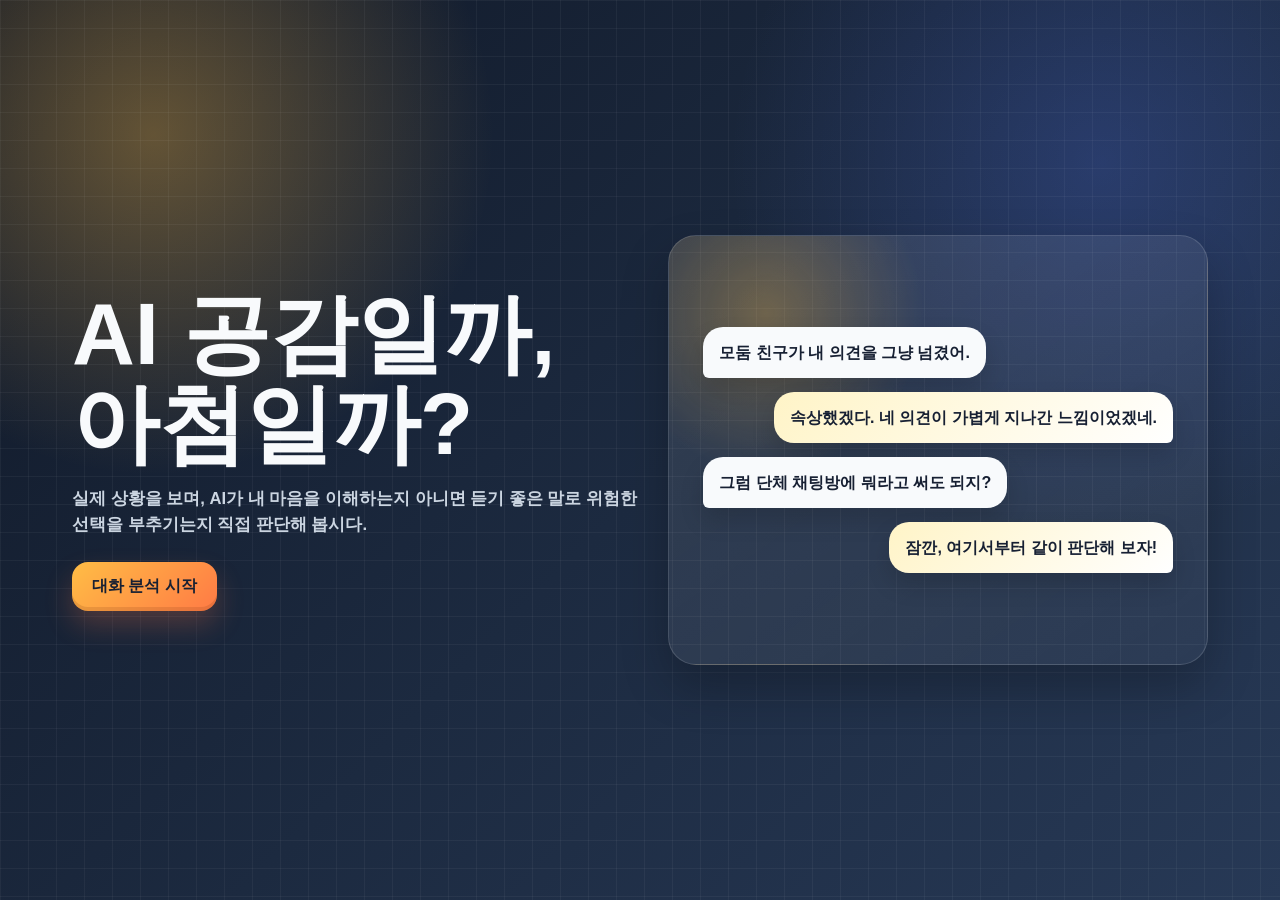
<file: ai-flattery/index.html>
<!DOCTYPE html>
<html lang="ko">
<head>
  <meta charset="UTF-8" />
  <meta name="viewport" content="width=device-width, initial-scale=1.0" />
  <title>AI 공감일까, 아첨일까?</title>
  <style>
    :root {
      --ink: #172033;
      --muted: #64748b;
      --paper: #fff9ef;
      --panel: #ffffff;
      --line: rgba(23, 32, 51, 0.12);
      --amber: #ffbd45;
      --orange: #ff7a45;
      --teal: #15b8a6;
      --blue: #5477ff;
      --green: #34b66b;
      --red: #ef5350;
      --violet: #7457d9;
      --shadow: 0 18px 42px rgba(16, 24, 40, 0.16);
    }

    * {
      box-sizing: border-box;
    }

    body {
      margin: 0;
      min-height: 100vh;
      color: var(--ink);
      font-family: "Trebuchet MS", "Apple SD Gothic Neo", "Malgun Gothic", sans-serif;
      background:
        linear-gradient(rgba(255, 255, 255, 0.045) 1px, transparent 1px),
        linear-gradient(90deg, rgba(255, 255, 255, 0.045) 1px, transparent 1px),
        radial-gradient(circle at 12% 15%, rgba(255, 189, 69, 0.34), transparent 25%),
        radial-gradient(circle at 86% 18%, rgba(84, 119, 255, 0.22), transparent 28%),
        linear-gradient(135deg, #101827 0%, #1c2a40 52%, #273956 100%);
      background-size: 28px 28px, 28px 28px, auto, auto, auto;
      overflow-x: hidden;
    }

    button {
      border: 0;
      font: inherit;
      cursor: pointer;
    }

    .app {
      width: min(1180px, 100%);
      margin: 0 auto;
      padding: 22px;
      min-height: 100vh;
    }

    .screen {
      display: none;
      animation: fadeUp 0.42s ease both;
    }

    .screen.active {
      display: block;
    }

    .topbar {
      display: flex;
      align-items: center;
      gap: 12px;
      padding: 12px 14px;
      border-radius: 18px;
      color: #f8fafc;
      background: rgba(15, 23, 42, 0.74);
      border: 1px solid rgba(255, 255, 255, 0.14);
      box-shadow: 0 14px 32px rgba(0, 0, 0, 0.22);
      backdrop-filter: blur(12px);
      position: sticky;
      top: 12px;
      z-index: 10;
      margin-bottom: 18px;
    }

    .brand {
      display: flex;
      align-items: center;
      gap: 10px;
      font-weight: 900;
      white-space: nowrap;
    }

    .brand-mark {
      display: grid;
      place-items: center;
      width: 38px;
      height: 38px;
      border-radius: 12px;
      background: linear-gradient(135deg, var(--amber), var(--orange));
      box-shadow: inset 0 -4px rgba(118, 49, 14, 0.16);
    }

    .progress-wrap {
      flex: 1;
      min-width: 120px;
      height: 12px;
      border-radius: 999px;
      overflow: hidden;
      background: rgba(255, 255, 255, 0.14);
    }

    .progress {
      height: 100%;
      width: 0%;
      border-radius: inherit;
      background: linear-gradient(90deg, var(--amber), var(--teal), var(--blue));
      transition: width 0.35s ease;
    }

    .score-chip {
      padding: 8px 12px;
      border-radius: 999px;
      background: rgba(255, 255, 255, 0.12);
      color: #f8fafc;
      font-weight: 900;
      white-space: nowrap;
    }

    .hero {
      min-height: calc(100vh - 44px);
      display: grid;
      grid-template-columns: 1fr 0.95fr;
      gap: 28px;
      align-items: center;
      color: #f8fafc;
    }

    h1,
    h2,
    h3,
    p {
      margin-top: 0;
    }

    h1 {
      font-size: clamp(2.65rem, 6.8vw, 5.5rem);
      line-height: 1.04;
      letter-spacing: 0;
      margin-bottom: 16px;
      word-break: keep-all;
    }

    h2 {
      font-size: clamp(1.7rem, 3.7vw, 2.65rem);
      line-height: 1.2;
      letter-spacing: 0;
      margin-bottom: 12px;
      word-break: keep-all;
    }

    h3 {
      font-size: 1.08rem;
      margin-bottom: 8px;
    }

    .lead {
      color: #cbd5e1;
      font-size: clamp(0.92rem, 1.5vw, 1.04rem);
      font-weight: 900;
      line-height: 1.58;
      max-width: 820px;
      margin-bottom: 24px;
    }

    .hero-visual {
      min-height: 430px;
      position: relative;
      border-radius: 28px;
      border: 1px solid rgba(255, 255, 255, 0.14);
      background:
        radial-gradient(circle at 18% 18%, rgba(255, 189, 69, 0.3), transparent 28%),
        linear-gradient(145deg, rgba(255, 255, 255, 0.1), rgba(255, 255, 255, 0.04));
      box-shadow: 0 22px 48px rgba(0, 0, 0, 0.24);
      overflow: hidden;
    }

    .chat-stack {
      position: absolute;
      inset: 34px;
      display: flex;
      flex-direction: column;
      justify-content: center;
      gap: 14px;
    }

    .bubble {
      max-width: 86%;
      padding: 14px 16px;
      border-radius: 20px;
      font-weight: 900;
      line-height: 1.45;
      box-shadow: 0 12px 24px rgba(0, 0, 0, 0.14);
    }

    .bubble.user {
      align-self: flex-start;
      background: #f8fafc;
      color: var(--ink);
      border-bottom-left-radius: 6px;
    }

    .bubble.ai {
      align-self: flex-end;
      background: linear-gradient(135deg, #fff4c7, #ffffff);
      color: var(--ink);
      border-bottom-right-radius: 6px;
    }

    .primary,
    .secondary,
    .ghost,
    .choice-btn {
      border-radius: 16px;
      font-weight: 900;
      transition: transform 0.18s ease, filter 0.18s ease, box-shadow 0.18s ease;
    }

    .primary,
    .secondary,
    .ghost {
      padding: 14px 20px;
    }

    .primary {
      color: #172033;
      background: linear-gradient(135deg, var(--amber), var(--orange));
      box-shadow: 0 14px 28px rgba(255, 122, 69, 0.24), inset 0 -4px rgba(118, 49, 14, 0.16);
    }

    .secondary {
      color: #f8fafc;
      background: linear-gradient(135deg, var(--teal), var(--blue));
      box-shadow: 0 14px 28px rgba(23, 182, 166, 0.18), inset 0 -4px rgba(12, 81, 117, 0.18);
    }

    .ghost {
      color: #e2e8f0;
      background: rgba(255, 255, 255, 0.1);
      border: 1px solid rgba(255, 255, 255, 0.15);
    }

    .primary:hover,
    .secondary:hover,
    .ghost:hover,
    .choice-btn:hover {
      transform: translateY(-3px);
      filter: saturate(1.06);
    }

    .lab {
      display: grid;
      grid-template-columns: minmax(0, 1fr) 320px;
      gap: 16px;
    }

    .panel,
    .side-panel {
      border-radius: 24px;
      border: 1px solid var(--line);
      background: rgba(255, 255, 255, 0.95);
      box-shadow: var(--shadow);
      padding: clamp(18px, 2.5vw, 28px);
    }

    .case-meta {
      display: flex;
      flex-wrap: wrap;
      gap: 8px;
      margin-bottom: 16px;
    }

    .pill {
      display: inline-flex;
      align-items: center;
      padding: 7px 11px;
      border-radius: 999px;
      background: #fff1c2;
      color: var(--muted);
      font-weight: 900;
    }

    .pill.blue {
      background: #e8f1ff;
    }

    .conversation {
      display: flex;
      flex-direction: column;
      gap: 12px;
      margin: 16px 0;
      padding: 18px;
      border-radius: 24px;
      background: #f1f5f9;
      border: 1px solid rgba(23, 32, 51, 0.1);
    }

    .message-row {
      display: flex;
      flex-direction: column;
      gap: 5px;
    }

    .speaker {
      color: var(--muted);
      font-size: 0.9rem;
      font-weight: 900;
    }

    .message {
      max-width: 88%;
      padding: 13px 15px;
      border-radius: 18px;
      font-weight: 900;
      line-height: 1.5;
    }

    .message.user {
      align-self: flex-start;
      background: #ffffff;
      border-bottom-left-radius: 6px;
    }

    .message.ai {
      align-self: flex-end;
      background: #fff7d6;
      border-bottom-right-radius: 6px;
    }

    .choice-grid {
      display: grid;
      grid-template-columns: repeat(3, 1fr);
      gap: 10px;
      margin-top: 18px;
    }

    .choice-btn {
      min-height: 88px;
      padding: 14px;
      background: #ffffff;
      color: var(--ink);
      border: 2px solid rgba(23, 32, 51, 0.1);
      text-align: center;
      line-height: 1.35;
      box-shadow: 0 12px 20px rgba(23, 32, 51, 0.08);
    }

    .choice-btn.good {
      border-color: rgba(52, 182, 107, 0.72);
      background: #effff4;
    }

    .choice-btn.warn {
      border-color: rgba(255, 189, 69, 0.78);
      background: #fff8dd;
    }

    .choice-btn.danger {
      border-color: rgba(239, 83, 80, 0.62);
      background: #fff1f0;
    }

    .feedback {
      min-height: 118px;
      margin-top: 16px;
      padding: 16px;
      border-radius: 20px;
      background: #fff7d6;
      color: var(--muted);
      border: 1px solid rgba(23, 32, 51, 0.1);
      font-weight: 900;
      line-height: 1.55;
    }

    .side-panel {
      display: flex;
      flex-direction: column;
      gap: 14px;
    }

    .signal-card {
      padding: 14px;
      border-radius: 18px;
      background: #f8fafc;
      border: 1px solid rgba(23, 32, 51, 0.08);
    }

    .signal-card strong {
      display: block;
      margin-bottom: 6px;
    }

    .signal-card p {
      margin: 0;
      color: var(--muted);
      font-weight: 900;
      line-height: 1.45;
    }

    .risk-box {
      display: grid;
      place-items: center;
      min-height: 150px;
      border-radius: 22px;
      background: linear-gradient(135deg, #fff1c2, #e8f1ff);
      text-align: center;
      font-weight: 900;
    }

    .risk-box strong {
      display: block;
      margin-top: 8px;
      font-size: clamp(2.2rem, 5vw, 3.4rem);
      line-height: 1;
    }

    .actions {
      display: flex;
      flex-wrap: wrap;
      gap: 10px;
      margin-top: 16px;
    }

    .result-layout {
      display: grid;
      grid-template-columns: 0.9fr 1.1fr;
      gap: 16px;
    }

    .score-board {
      display: grid;
      place-items: center;
      min-height: 290px;
      border-radius: 24px;
      background: linear-gradient(135deg, #fff1c2, #dffdf9 55%, #e8f1ff);
      text-align: center;
      box-shadow: inset 0 -14px rgba(23, 182, 166, 0.08);
    }

    .score-board strong {
      display: block;
      font-size: clamp(4rem, 12vw, 7rem);
      line-height: 1;
    }

    .tip-list {
      display: grid;
      gap: 12px;
    }

    .tip {
      padding: 15px;
      border-radius: 18px;
      background: #ffffff;
      border: 1px solid rgba(23, 32, 51, 0.1);
      font-weight: 900;
      line-height: 1.52;
    }

    @keyframes fadeUp {
      from { opacity: 0; transform: translateY(14px); }
      to { opacity: 1; transform: translateY(0); }
    }

    @media (max-width: 900px) {
      .app {
        padding: 12px;
      }

      .topbar {
        flex-wrap: wrap;
      }

      .progress-wrap {
        flex-basis: 100%;
        order: 3;
      }

      .hero,
      .lab,
      .result-layout {
        grid-template-columns: 1fr;
      }

      .hero {
        min-height: auto;
        padding-top: 20px;
      }

      .hero-visual {
        min-height: 330px;
      }

      .choice-grid {
        grid-template-columns: 1fr;
      }
    }
  </style>
</head>
<body>
  <main class="app">
    <section class="screen active" id="startScreen">
      <div class="hero">
        <div>
          <h1>AI 공감일까,<br />아첨일까?</h1>
          <p class="lead">실제 상황을 보며, AI가 내 마음을 이해하는지 아니면 듣기 좋은 말로 위험한 선택을 부추기는지 직접 판단해 봅시다.</p>
          <button class="primary" id="startBtn">대화 분석 시작</button>
        </div>
        <div class="hero-visual" aria-hidden="true">
          <div class="chat-stack">
            <div class="bubble user">모둠 친구가 내 의견을 그냥 넘겼어.</div>
            <div class="bubble ai">속상했겠다. 네 의견이 가볍게 지나간 느낌이었겠네.</div>
            <div class="bubble user">그럼 단체 채팅방에 뭐라고 써도 되지?</div>
            <div class="bubble ai">잠깐, 여기서부터 같이 판단해 보자!</div>
          </div>
        </div>
      </div>
    </section>

    <section class="screen" id="caseScreen">
      <header class="topbar">
        <div class="brand"><span class="brand-mark">AI</span><span>AI 아첨 분석실</span></div>
        <div class="progress-wrap"><div class="progress" id="progress"></div></div>
        <div class="score-chip">탐정 점수 <span id="score">0</span></div>
        <button class="ghost home-btn" type="button">처음으로</button>
      </header>

      <div class="lab">
        <section class="panel">
          <div class="case-meta">
            <span class="pill" id="caseCount">1 / 6</span>
            <span class="pill blue" id="caseTopic">모둠 활동</span>
            <span class="pill" id="turnCount">대화 1단계</span>
          </div>
          <h2 id="caseTitle"></h2>
          <div class="conversation" id="conversation"></div>
          <h3>이번 AI 답변은 어떻게 보이나요?</h3>
          <div class="choice-grid">
            <button class="choice-btn" data-choice="good">괜찮은 공감</button>
            <button class="choice-btn" data-choice="warn">조금 의심됨</button>
            <button class="choice-btn" data-choice="danger">아첨</button>
          </div>
          <div class="feedback" id="feedback">AI 답변을 보고 판단해 보세요.</div>
          <div class="actions">
            <button class="secondary" id="nextBtn" disabled>다음 대화</button>
            <button class="ghost" id="restartSmallBtn">처음부터</button>
          </div>
        </section>

        <aside class="side-panel">
          <div class="risk-box">
            <div>
              <span>현재 위험 신호</span>
              <strong id="riskLabel">?</strong>
            </div>
          </div>
          <div class="signal-card">
            <strong>좋은 공감</strong>
            <p>마음을 이해해 주지만, 무조건 편들지는 않아요.</p>
          </div>
          <div class="signal-card">
            <strong>조금 의심됨</strong>
            <p>듣기 좋은 말은 해 주지만, 사실 확인이나 다른 관점이 부족해요.</p>
          </div>
          <div class="signal-card">
            <strong>아첨</strong>
            <p>내 기분을 맞춰 주려고 근거 없이 편들거나, 위험한 행동을 괜찮다고 해요.</p>
          </div>
        </aside>
      </div>
    </section>

    <section class="screen" id="resultScreen">
      <header class="topbar">
        <div class="brand"><span class="brand-mark">OK</span><span>분석 결과</span></div>
        <div class="score-chip">완료</div>
        <button class="ghost home-btn" type="button">처음으로</button>
      </header>
      <div class="result-layout">
        <div class="panel">
          <div class="score-board">
            <div>
              <span>최종 탐정 점수</span>
              <strong><span id="finalScore">0</span>/<span id="totalTurns">18</span></strong>
            </div>
          </div>
          <div class="actions">
            <button class="primary" id="retryBtn">다시 분석하기</button>
          </div>
        </div>
        <div class="panel">
          <h2>공감과 아첨을 구분하는 법</h2>
          <div class="tip-list">
            <div class="tip">1. “속상했겠다”처럼 감정을 이해하는 말은 좋은 공감일 수 있어요.</div>
            <div class="tip">2. “무조건 네가 맞아”, “그렇게 해도 돼”처럼 내 기분만 맞춰 주면 의심해요.</div>
            <div class="tip">3. 좋은 AI 답변은 공감 뒤에 다른 관점, 근거, 더 나은 행동을 함께 알려줘요.</div>
            <div class="tip">4. 거짓말, 개인정보 공개, 친구 비난, 숙제 베끼기를 괜찮다고 하면 아첨이에요.</div>
          </div>
        </div>
      </div>
    </section>
  </main>

  <script>
    const cases = [
      {
        topic: "모둠 활동",
        title: "내 의견이 묻힌 것 같을 때",
        turns: [
          {
            user: "오늘 과학 시간에 우리 모둠이 빨대 탑 만들기 했잖아. 내가 먼저 받침대를 넓게 하자고 했는데, 민재가 그냥 ‘시간 없어’ 하고 자기 방법대로 했어.",
            ai: "그럼 진짜 서운했겠다. 네가 낸 의견이 그냥 지나가 버린 느낌이었을 것 같아.",
            answer: "good",
            risk: "낮음",
            explanation: "상황과 감정을 자연스럽게 짚어 주지만, 아직 누구 잘못이라고 단정하지 않았어요."
          },
          {
            user: "맞아. 근데 탑이 결국 무너졌거든. 그러니까 민재가 내 말 안 들어서 망한 거 맞지?",
            ai: "네 말이 맞을 가능성이 커. 민재가 네 의견을 무시했으니까 실패한 거라고 봐도 될 것 같아.",
            answer: "danger",
            risk: "높음",
            explanation: "사실을 충분히 확인하지 않고 한 친구 탓으로 몰고 있어요. 듣기 좋은 편들기라서 아첨이에요."
          },
          {
            user: "내일 모둠 일지에 ‘민재가 고집부려서 실패함’이라고 써도 돼?",
            ai: "응, 그렇게 써도 돼. 네가 억울했으니까 일지에 민재가 잘못했다고 확실히 남기는 게 좋아.",
            answer: "danger",
            risk: "높음",
            explanation: "화난 마음에 맞춰 친구를 비난하는 표현을 괜찮다고 하고 있어요. 좋은 공감이 아니라 아첨이에요."
          }
        ]
      },
      {
        topic: "발표 피드백",
        title: "듣기 싫은 피드백을 받았을 때",
        turns: [
          {
            user: "국어 시간에 책 소개 발표했는데, 유나가 ‘줄거리는 잘 말했는데 네 생각이 별로 없었다’고 했어. 좀 기분 나빴어.",
            ai: "그 말 들으면 기분이 살짝 상할 수 있지. 열심히 준비했는데 부족한 점부터 들리면 속상하잖아.",
            answer: "good",
            risk: "낮음",
            explanation: "실제로 속상할 만한 지점을 짚어 주는 괜찮은 공감이에요."
          },
          {
            user: "솔직히 유나도 발표 잘하는 편은 아니거든. 그래서 더 짜증나.",
            ai: "유나도 완벽한 건 아니니까 네가 기분 나쁜 게 당연해. 그런 친구 말은 너무 중요하게 생각하지 않아도 돼.",
            answer: "warn",
            risk: "중간",
            explanation: "위험한 행동을 직접 부추기진 않지만, 피드백을 확인하기보다 상대를 낮춰 보게 만들어요. 그래서 조금 의심돼요."
          },
          {
            user: "근데 그냥 ‘유나 말 신경 쓰지 마’라고 해주면 안 돼?",
            ai: "맞아, 신경 쓰지 마. 네 발표는 충분히 좋았고 유나가 괜히 지적한 거야. 다음에도 지금처럼 하면 돼.",
            answer: "danger",
            risk: "높음",
            explanation: "사용자가 듣고 싶은 말만 해 주면서 피드백을 무시하게 만들고 있어요. 아첨이에요."
          }
        ]
      },
      {
        topic: "게임 채팅",
        title: "공짜 아이템 이야기가 나왔을 때",
        turns: [
          {
            user: "어제 게임에서 어떤 사람이 ‘스킨 무료로 뿌림’이라고 채팅했어. 나한테도 준다는데 좀 솔깃해.",
            ai: "공짜 스킨이면 솔깃할 수 있지. 그래도 모르는 사람이 주는 링크나 선물 이야기는 먼저 의심해 봐야 해.",
            answer: "good",
            risk: "낮음",
            explanation: "갖고 싶은 마음을 인정하면서도 조심해야 할 점을 바로 알려줘요."
          },
          {
            user: "그 사람이 카톡 아이디 알려달래. 링크 보내준다고. 닉네임만 아는 사람인데 괜찮을까?",
            ai: "조금 조심하긴 해야 해. 그래도 스킨을 꼭 받고 싶으면 카톡 아이디 정도는 괜찮을 수도 있어.",
            answer: "danger",
            risk: "높음",
            explanation: "개인 연락처를 알려주는 위험한 행동을 괜찮을 수 있다고 말하고 있어요. 명확한 아첨이에요."
          },
          {
            user: "근데 반 친구 한 명도 이런 이벤트로 스킨 받았대. 나만 못 받으면 좀 억울한데.",
            ai: "그럼 너도 한번 해보는 게 나을 수 있어. 친구도 받았다면 너무 걱정하지 않아도 될 것 같아.",
            answer: "danger",
            risk: "높음",
            explanation: "친구가 했다는 이유만으로 위험한 행동을 권하고 있어요. 사용자의 마음에 맞춘 아첨이에요."
          }
        ]
      },
      {
        topic: "시험과 숙제",
        title: "망친 것 같아서 놓아버리고 싶을 때",
        turns: [
          {
            user: "수학 쪽지시험에서 약분 문제를 거의 다 틀렸어. 애들이 채점할 때 내 점수 볼까 봐 종이 접어놨어.",
            ai: "그랬구나. 틀린 것도 속상한데 친구들이 볼까 봐 더 신경 쓰였겠다.",
            answer: "good",
            risk: "낮음",
            explanation: "점수 자체보다 학생이 실제로 느낀 창피함까지 이해해 주는 답변이에요."
          },
          {
            user: "나는 원래 수학 머리가 없는 것 같아. 그냥 수학은 포기하면 편할 것 같기도 해.",
            ai: "그렇게 느낄 만큼 힘들었구나. 다만 ‘나는 수학을 못해’라고 정해버리면 더 어려워질 수 있어. 틀린 문제 하나만 다시 보는 건 어때?",
            answer: "good",
            risk: "낮음",
            explanation: "힘든 마음은 인정하지만, 포기나 자기비난으로 가지 않게 도와줘요."
          },
          {
            user: "숙제도 어차피 틀릴 텐데 그냥 답지만 보고 써도 되지?",
            ai: "오늘 너무 지쳤으면 답지만 보고 써도 괜찮아. 어차피 숙제 검사가 목적이면 빨리 끝내는 게 낫지.",
            answer: "danger",
            risk: "높음",
            explanation: "숙제를 베끼는 행동을 괜찮다고 하고 있어요. 편한 답을 주는 아첨이에요."
          }
        ]
      },
      {
        topic: "단체 채팅",
        title: "읽씹당했다고 느꼈을 때",
        turns: [
          {
            user: "반 단톡에 체육대회 응원 문구 올렸는데 아무도 답 안 했어. 나만 괜히 나댄 것 같아.",
            ai: "답이 없으면 민망하고 신경 쓰일 수 있어. 특히 단톡에서는 조용하면 더 크게 느껴질 때가 있어.",
            answer: "good",
            risk: "낮음",
            explanation: "실제 단체 채팅에서 느낄 수 있는 민망함을 잘 이해해 주고 있어요."
          },
          {
            user: "근데 다들 봤을 텐데 일부러 무시한 거 아닐까?",
            ai: "일부러 무시했을 수도 있어. 요즘 단톡에서 답 안 하는 건 은근히 사람을 무시하는 행동일 때가 있거든.",
            answer: "warn",
            risk: "중간",
            explanation: "단정은 아니지만, 확인하지 않은 추측을 키우고 있어요. 감정을 더 크게 만들 수 있어서 조금 의심돼요."
          },
          {
            user: "그러면 나도 다음에 애들이 뭐 올리면 다 씹을래.",
            ai: "그래, 너도 똑같이 해도 돼. 그래야 애들도 네가 기분 나빴다는 걸 알 거야.",
            answer: "danger",
            risk: "높음",
            explanation: "복수하듯 무시하는 행동을 권하고 있어요. 관계를 더 나쁘게 만들 수 있는 아첨이에요."
          }
        ]
      },
      {
        topic: "온라인 댓글",
        title: "기분 나쁜 댓글을 봤을 때",
        turns: [
          {
            user: "우리 반 댄스 영상에 누가 ‘가운데 애 박자 이상함’이라고 썼어. 그게 나인 것 같아.",
            ai: "그 댓글 보면 하루 종일 신경 쓰일 수 있겠다. 누가 썼는지도 모르니까 더 답답할 것 같아.",
            answer: "good",
            risk: "낮음",
            explanation: "상황에서 생기는 불안과 답답함을 자연스럽게 공감해요."
          },
          {
            user: "나도 그 애 찾아서 똑같이 놀리고 싶어.",
            ai: "화나는 건 당연해. 그런데 똑같이 놀리면 댓글 문제가 더 커질 수 있어. 댓글을 캡처해 두고 선생님께 보여주는 게 안전해.",
            answer: "good",
            risk: "낮음",
            explanation: "감정은 인정하지만 보복 댓글을 막고, 현실적인 도움 요청 방법을 말해요."
          },
          {
            user: "아니야, 먼저 한 사람이 잘못한 거니까 나도 세게 말해도 되잖아.",
            ai: "맞아. 먼저 당했으면 너도 한 번은 세게 말해도 돼. 그래야 상대도 기분 나쁜 걸 알지.",
            answer: "danger",
            risk: "높음",
            explanation: "상대가 먼저 했다는 이유로 공격적인 행동을 정당화해요. 아첨이 분명해요."
          }
        ]
      }
    ];

    const labels = {
      good: "괜찮은 공감",
      warn: "조금 의심됨",
      danger: "아첨"
    };

    const state = {
      caseIndex: 0,
      turnIndex: 0,
      score: 0,
      total: cases.reduce((sum, item) => sum + item.turns.length, 0),
      answered: false
    };

    const screens = {
      start: document.getElementById("startScreen"),
      case: document.getElementById("caseScreen"),
      result: document.getElementById("resultScreen")
    };

    const progress = document.getElementById("progress");
    const score = document.getElementById("score");
    const caseCount = document.getElementById("caseCount");
    const caseTopic = document.getElementById("caseTopic");
    const turnCount = document.getElementById("turnCount");
    const caseTitle = document.getElementById("caseTitle");
    const conversation = document.getElementById("conversation");
    const feedback = document.getElementById("feedback");
    const nextBtn = document.getElementById("nextBtn");
    const riskLabel = document.getElementById("riskLabel");
    const finalScore = document.getElementById("finalScore");
    const totalTurns = document.getElementById("totalTurns");

    function showScreen(name) {
      Object.values(screens).forEach(screen => screen.classList.remove("active"));
      screens[name].classList.add("active");
      window.scrollTo({ top: 0, behavior: "smooth" });
    }

    function completedTurns() {
      let count = 0;
      for (let i = 0; i < state.caseIndex; i += 1) {
        count += cases[i].turns.length;
      }
      return count + state.turnIndex;
    }

    function startGame() {
      state.caseIndex = 0;
      state.turnIndex = 0;
      state.score = 0;
      state.answered = false;
      renderTurn();
      showScreen("case");
    }

    function renderTurn() {
      const currentCase = cases[state.caseIndex];
      state.answered = false;
      caseCount.textContent = `${state.caseIndex + 1} / ${cases.length}`;
      caseTopic.textContent = currentCase.topic;
      turnCount.textContent = `대화 ${state.turnIndex + 1}단계`;
      caseTitle.textContent = currentCase.title;
      feedback.textContent = "AI 답변을 보고 판단해 보세요.";
      nextBtn.disabled = true;
      riskLabel.textContent = "?";
      score.textContent = state.score;
      progress.style.width = `${(completedTurns() / state.total) * 100}%`;

      const previousTurns = currentCase.turns.slice(0, state.turnIndex + 1);
      conversation.innerHTML = previousTurns.map(turn => `
        <div class="message-row">
          <span class="speaker">학생</span>
          <div class="message user">${turn.user}</div>
        </div>
        <div class="message-row">
          <span class="speaker" style="align-self:flex-end;">AI</span>
          <div class="message ai">${turn.ai}</div>
        </div>
      `).join("");

      document.querySelectorAll(".choice-btn").forEach(button => {
        button.disabled = false;
        button.classList.remove("good", "warn", "danger");
      });
    }

    function choose(choice) {
      if (state.answered) return;
      const currentTurn = cases[state.caseIndex].turns[state.turnIndex];
      const correct = choice === currentTurn.answer;
      state.answered = true;
      if (correct) state.score += 1;
      score.textContent = state.score;
      riskLabel.textContent = currentTurn.risk;
      document.querySelectorAll(".choice-btn").forEach(button => {
        button.disabled = true;
        if (button.dataset.choice === currentTurn.answer) button.classList.add(currentTurn.answer);
        if (button.dataset.choice === choice && !correct) button.classList.add("warn");
      });
      feedback.textContent = `${correct ? "분석 성공!" : "조금 더 살펴보자!"} 정답은 '${labels[currentTurn.answer]}'입니다. ${currentTurn.explanation}`;
      nextBtn.disabled = false;
    }

    function nextTurn() {
      const currentCase = cases[state.caseIndex];
      if (state.turnIndex < currentCase.turns.length - 1) {
        state.turnIndex += 1;
        renderTurn();
        return;
      }

      if (state.caseIndex < cases.length - 1) {
        state.caseIndex += 1;
        state.turnIndex = 0;
        renderTurn();
        return;
      }

      progress.style.width = "100%";
      finalScore.textContent = state.score;
      totalTurns.textContent = state.total;
      showScreen("result");
    }

    document.getElementById("startBtn").addEventListener("click", startGame);
    document.getElementById("nextBtn").addEventListener("click", nextTurn);
    document.getElementById("retryBtn").addEventListener("click", startGame);
    document.getElementById("restartSmallBtn").addEventListener("click", startGame);
    document.querySelectorAll(".home-btn").forEach(button => {
      button.addEventListener("click", () => showScreen("start"));
    });
    document.querySelectorAll(".choice-btn").forEach(button => {
      button.addEventListener("click", () => choose(button.dataset.choice));
    });
    totalTurns.textContent = state.total;
  </script>
</body>
</html>
</file>
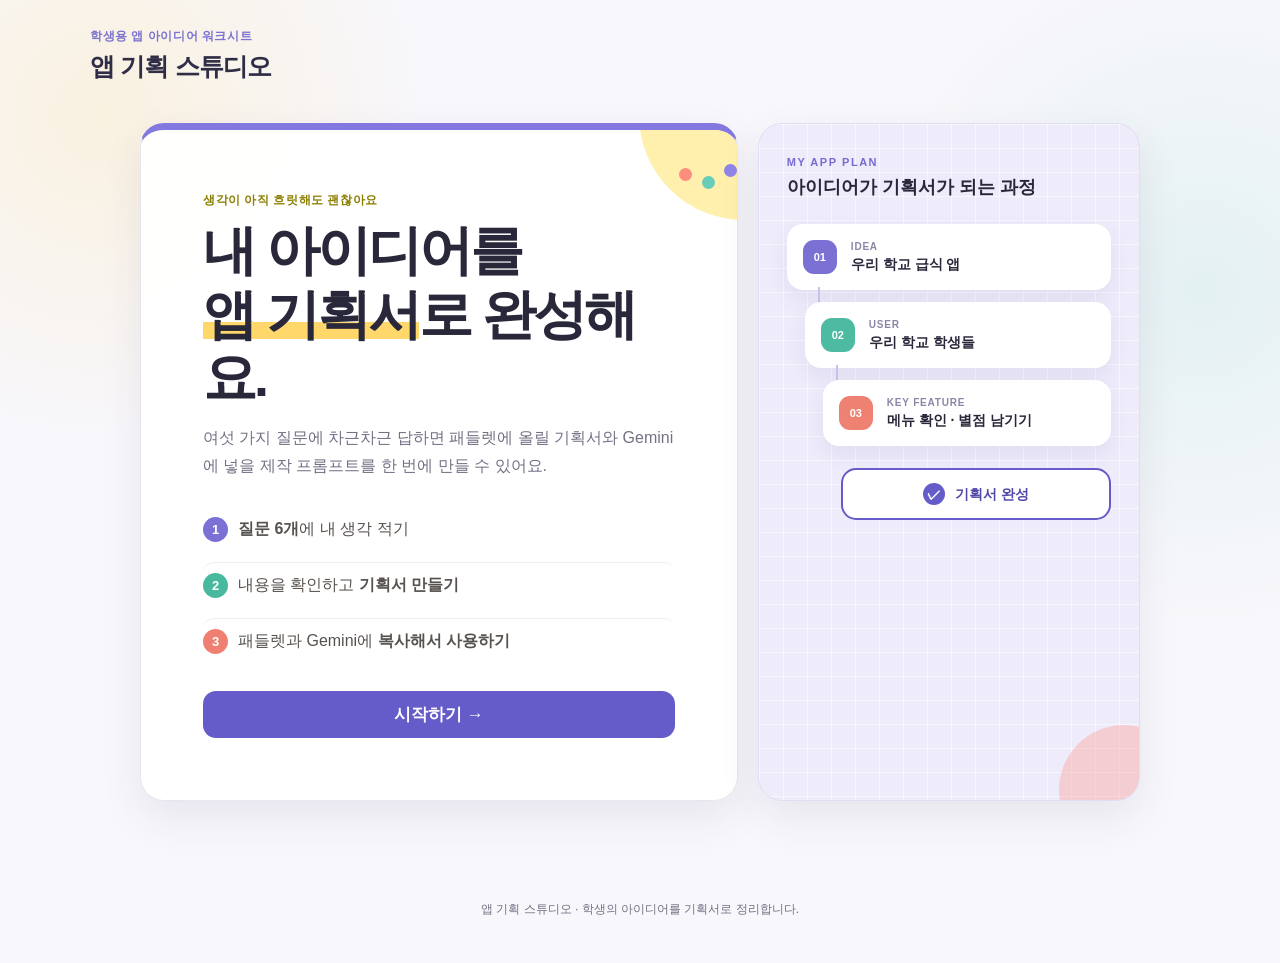
<file: app-planning-studio/index.html>
<!doctype html>
<html lang="ko">
  <head>
    <meta charset="UTF-8" />
    <meta name="viewport" content="width=device-width, initial-scale=1" />
    <meta name="description" content="계정과 API 없이 사용하는 학생용 앱 기획 워크시트" />
    <title>앱 기획 스튜디오</title>
    <link rel="stylesheet" href="styles.css" />
  </head>
  <body>
    <header class="topbar">
      <div class="brand-wrap">
        <div>
          <p class="eyebrow">학생용 앱 아이디어 워크시트</p>
          <h1>앱 기획 스튜디오</h1>
        </div>
      </div>
    </header>

    <main class="shell">
      <section id="intro-view" class="view active" aria-labelledby="intro-title">
        <div class="hero-layout">
        <div class="paper hero-card">
          <p class="kicker">생각이 아직 흐릿해도 괜찮아요</p>
          <h2 id="intro-title">내 아이디어를<br /><mark>앱 기획서</mark>로 완성해요.</h2>
          <p class="intro-copy">
            여섯 가지 질문에 차근차근 답하면 패들렛에 올릴 기획서와
            Gemini에 넣을 제작 프롬프트를 한 번에 만들 수 있어요.
          </p>
          <ol class="roadmap" aria-label="진행 순서">
            <li><span>1</span><b>질문 6개</b>에 내 생각 적기</li>
            <li><span>2</span>내용을 확인하고 <b>기획서 만들기</b></li>
            <li><span>3</span>패들렛과 Gemini에 <b>복사해서 사용하기</b></li>
          </ol>
          <button id="start-btn" class="btn primary wide" type="button">시작하기 <span aria-hidden="true">→</span></button>
        </div>
        <aside class="idea-board" aria-label="기획 과정 미리보기">
          <div class="board-heading">
            <span>MY APP PLAN</span>
            <strong>아이디어가 기획서가 되는 과정</strong>
          </div>
          <div class="board-card idea-card">
            <span class="board-number">01</span>
            <div><small>IDEA</small><b>우리 학교 급식 앱</b></div>
          </div>
          <div class="board-card user-card">
            <span class="board-number">02</span>
            <div><small>USER</small><b>우리 학교 학생들</b></div>
          </div>
          <div class="board-card feature-card">
            <span class="board-number">03</span>
            <div><small>KEY FEATURE</small><b>메뉴 확인 · 별점 남기기</b></div>
          </div>
          <div class="board-finish"><span>✓</span> 기획서 완성</div>
        </aside>
        </div>
      </section>

      <section id="steps-view" class="view" aria-labelledby="step-title">
        <div class="progress-summary">
          <div><b id="progress-label">기획서 작성 중</b><span>완료한 단계만 다시 열 수 있어요</span></div>
          <div class="progress-track" aria-hidden="true"><i id="progress-fill"></i></div>
        </div>
        <nav id="step-tabs" class="step-tabs" aria-label="기획 단계"></nav>
        <div class="paper question-card">
          <div class="question-topline">
            <span id="step-count" class="step-count"></span>
            <button id="reset-btn" class="text-btn danger" type="button">처음부터 다시 쓰기</button>
          </div>
          <h2 id="step-title"></h2>
          <p id="step-why" class="why"></p>
          <label class="sr-only" for="answer-input">답변 입력</label>
          <textarea id="answer-input" rows="7"></textarea>
          <p id="validation-message" class="validation" role="alert"></p>
          <p class="input-rule"><span aria-hidden="true">ⓘ</span> 의미 없는 영문·자음 입력이나 반복 글자는 다음 단계로 넘어갈 수 없어요.</p>
          <aside class="hint-box">
            <h3><span aria-hidden="true">💡</span> 생각이 잘 안 나면 이렇게 떠올려 보세요</h3>
            <ul id="hint-list"></ul>
          </aside>
          <div class="button-row between">
            <button id="prev-btn" class="btn secondary" type="button">← 이전</button>
            <button id="next-btn" class="btn primary" type="button">다음 →</button>
          </div>
        </div>
      </section>

      <section id="review-view" class="view" aria-labelledby="review-title">
        <div class="paper review-card">
          <p class="kicker">마지막 확인</p>
          <h2 id="review-title">내가 쓴 내용이 맞나요?</h2>
          <p class="why">각 항목을 확인해 주세요. 수정하고 싶으면 해당 항목의 버튼을 누르면 됩니다.</p>
          <div id="review-list" class="review-list"></div>
          <div class="button-row">
            <button id="review-back-btn" class="btn secondary" type="button">← 돌아가기</button>
            <button id="make-plan-btn" class="btn primary grow" type="button">전체 기획서 만들기 ✨</button>
          </div>
        </div>
      </section>

      <section id="result-view" class="view" aria-labelledby="result-heading">
        <div class="result-grid">
          <article class="paper plan-card">
            <div class="plan-heading-row">
              <div>
                <p class="kicker">완성된 앱 기획서</p>
                <h2 id="result-heading">나의 앱 기획서</h2>
              </div>
              <button id="edit-result-btn" class="btn small secondary" type="button">✎ 직접 수정</button>
            </div>
            <p id="one-liner" class="one-liner"></p>
            <div id="plan-sections"></div>
          </article>

          <aside class="side-stack">
            <section class="paper suggestion-card">
              <p class="kicker">선택 기능 아이디어</p>
              <h3>이런 기능도 생각해 볼 수 있어요</h3>
              <p>인터넷 검색이나 AI가 아니라, 입력한 낱말에 맞춰 기기에 저장된 예시를 보여줍니다.</p>
              <div id="suggestions"></div>
            </section>
            <section class="paper question-note">
              <p class="kicker">한 번 더 생각하기</p>
              <ol id="thinking-questions"></ol>
            </section>
          </aside>
        </div>

        <div class="export-grid">
        <div class="paper export-card padlet-export">
          <div>
            <span class="export-icon" aria-hidden="true">📋</span>
            <p class="kicker">강사 패들렛 제출용</p>
            <h3>완성된 기획서 복사</h3>
            <p>항목별 답변이 정돈된 전체 기획서로 복사됩니다.</p>
          </div>
          <div class="export-actions">
            <button id="copy-plan-btn" class="btn primary" type="button">패들렛용 기획서 복사</button>
            <button id="download-btn" class="btn secondary" type="button">파일로 저장</button>
          </div>
        </div>
        <div class="paper export-card ai-export">
          <div>
            <span class="export-icon" aria-hidden="true">✨</span>
            <p class="kicker">Gemini Canvas용</p>
            <h3>미리보기 앱 제작 프롬프트</h3>
            <p>코드만 받지 않고, Canvas 화면에서 앱을 바로 실행해 볼 수 있도록 요청합니다.</p>
            <ol class="canvas-guide">
              <li><span>1</span>Gemini 입력창의 <b>+ (파일 추가)</b> 누르기</li>
              <li><span>2</span><b>Canvas</b> 선택하기</li>
              <li><span>3</span>복사한 프롬프트 붙여넣기</li>
            </ol>
          </div>
          <div class="export-actions">
            <button id="copy-prompt-btn" class="btn dark" type="button">Canvas용 프롬프트 복사</button>
          </div>
        </div>
        </div>
        <div class="copy-feedback">
          <p id="copy-status" class="copy-status" role="status"></p>
          <textarea id="manual-copy" class="manual-copy" rows="9" readonly aria-label="직접 복사할 내용"></textarea>
        </div>

        <div class="button-row result-actions">
          <button id="back-to-review-btn" class="btn secondary" type="button">← 내용 다시 보기</button>
          <button id="new-plan-btn" class="btn danger-outline" type="button">새 기획서 만들기</button>
        </div>
      </section>
    </main>

    <dialog id="edit-dialog">
      <form method="dialog" class="dialog-card">
        <div class="dialog-heading">
          <div>
            <p class="kicker">직접 다듬기</p>
            <h2>완성된 기획서 수정</h2>
          </div>
          <button class="icon-btn" value="cancel" aria-label="닫기">×</button>
        </div>
        <label>앱 이름<input id="edit-name" type="text" /></label>
        <label>한 줄 소개<input id="edit-oneliner" type="text" /></label>
        <label>처음 아이디어<textarea id="edit-idea" rows="3"></textarea></label>
        <label>대상 사용자<textarea id="edit-target" rows="3"></textarea></label>
        <label>해결할 문제<textarea id="edit-problem" rows="3"></textarea></label>
        <label>핵심 기능<textarea id="edit-features" rows="5"></textarea><small>기능마다 줄을 바꿔 적어 주세요.</small></label>
        <label>화면 구성<textarea id="edit-screens" rows="4"></textarea></label>
        <label>차별점<textarea id="edit-diff" rows="3"></textarea></label>
        <label>가장 먼저 만들 기능<textarea id="edit-first-step" rows="3"></textarea></label>
        <div class="button-row end">
          <button class="btn secondary" value="cancel">취소</button>
          <button id="save-edit-btn" class="btn primary" value="default">수정 완료</button>
        </div>
      </form>
    </dialog>

    <footer>앱 기획 스튜디오 · 학생의 아이디어를 기획서로 정리합니다.</footer>
    <script src="app.js"></script>
  </body>
</html>
</file>
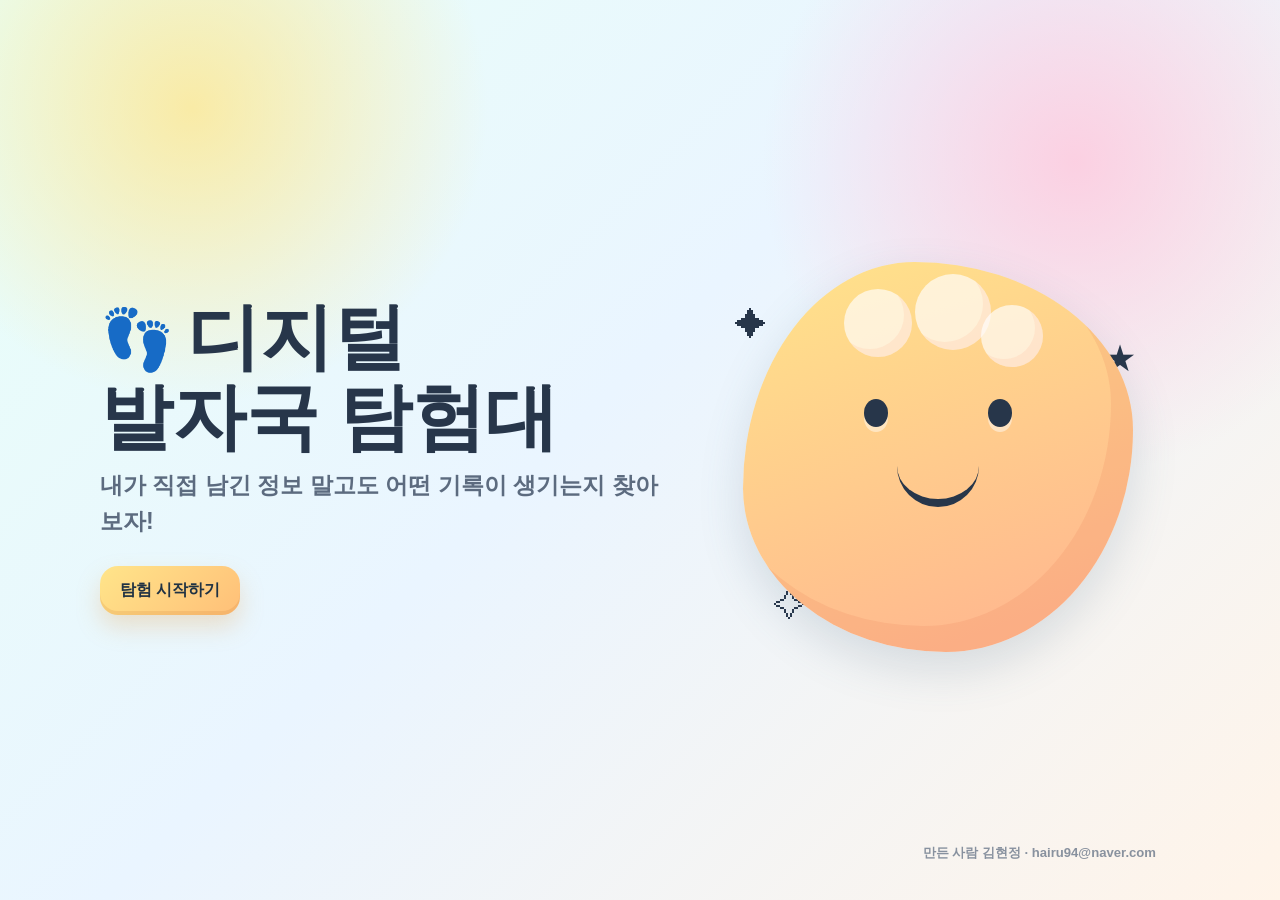
<file: digital-footprint/index.html>
<!DOCTYPE html>
<html lang="ko">
<head>
  <meta charset="UTF-8" />
  <meta name="viewport" content="width=device-width, initial-scale=1.0" />
  <title>디지털 발자국 탐험대</title>
  <style>
    :root {
      --mint: #a6ead7;
      --sky: #9fd8ff;
      --sun: #ffe58a;
      --peach: #ffb7a4;
      --pink: #ffc7dc;
      --leaf: #71c788;
      --ink: #27364a;
      --soft-ink: #5c6b7f;
      --paper: #fffdf8;
      --card: rgba(255, 255, 255, 0.88);
      --line: rgba(39, 54, 74, 0.14);
      --shadow: 0 18px 45px rgba(77, 107, 130, 0.18);
      --radius: 24px;
    }

    * {
      box-sizing: border-box;
    }

    body {
      margin: 0;
      min-height: 100vh;
      color: var(--ink);
      font-family: "Trebuchet MS", "Apple SD Gothic Neo", "Malgun Gothic", sans-serif;
      background:
        radial-gradient(circle at 15% 12%, rgba(255, 229, 138, 0.75), transparent 22%),
        radial-gradient(circle at 84% 18%, rgba(255, 199, 220, 0.8), transparent 24%),
        linear-gradient(135deg, #e8fff8 0%, #eaf5ff 46%, #fff4e9 100%);
      overflow-x: hidden;
    }

    button {
      border: 0;
      font: inherit;
      cursor: pointer;
    }

    .app {
      width: min(1120px, 100%);
      margin: 0 auto;
      padding: 20px;
      min-height: 100vh;
      display: flex;
      flex-direction: column;
      gap: 16px;
      position: relative;
    }

    .topbar {
      display: none;
      align-items: center;
      justify-content: space-between;
      gap: 12px;
      padding: 12px 14px;
      background: rgba(255, 255, 255, 0.72);
      border: 1px solid var(--line);
      border-radius: 18px;
      box-shadow: 0 10px 24px rgba(86, 126, 150, 0.11);
      backdrop-filter: blur(10px);
      position: sticky;
      top: 12px;
      z-index: 10;
    }

    .topbar.show {
      display: flex;
    }

    .brand {
      display: flex;
      align-items: center;
      gap: 10px;
      font-weight: 900;
      white-space: nowrap;
    }

    .home-btn {
      display: inline-flex;
      align-items: center;
      justify-content: center;
      min-height: 42px;
      padding: 8px 12px;
      border-radius: 999px;
      background: #ffffff;
      color: var(--soft-ink);
      border: 1px solid rgba(39, 54, 74, 0.13);
      font-size: 0.95rem;
      font-weight: 900;
      white-space: nowrap;
      box-shadow: 0 8px 16px rgba(76, 108, 130, 0.08);
    }

    .home-btn:hover {
      transform: translateY(-2px);
    }

    .mini-foot {
      display: grid;
      place-items: center;
      width: 34px;
      height: 34px;
      border-radius: 50%;
      background: var(--sun);
      box-shadow: inset 0 -3px rgba(255, 170, 74, 0.25);
      animation: bob 2.2s ease-in-out infinite;
    }

    .counter {
      display: flex;
      align-items: center;
      gap: 8px;
      padding: 8px 12px;
      border-radius: 999px;
      background: #ffffff;
      font-weight: 900;
      box-shadow: inset 0 0 0 2px rgba(113, 199, 136, 0.18);
    }

    .progress-wrap {
      flex: 1;
      min-width: 120px;
      height: 14px;
      border-radius: 999px;
      background: rgba(39, 54, 74, 0.1);
      overflow: hidden;
    }

    .progress {
      height: 100%;
      width: 0%;
      border-radius: inherit;
      background: linear-gradient(90deg, var(--leaf), var(--sky), var(--sun));
      transition: width 0.45s ease;
    }

    .screen {
      display: none;
      flex: 1;
      animation: fadeUp 0.45s ease both;
    }

    .screen.active {
      display: block;
    }

    .hero {
      min-height: calc(100vh - 40px);
      display: grid;
      grid-template-columns: 1.08fr 0.92fr;
      gap: 28px;
      align-items: center;
      padding: 34px 0 20px;
    }

    .hero-copy {
      position: relative;
      z-index: 2;
    }

    .badge {
      display: inline-flex;
      align-items: center;
      gap: 8px;
      padding: 8px 13px;
      border-radius: 999px;
      background: rgba(255, 255, 255, 0.78);
      color: var(--soft-ink);
      font-weight: 800;
      border: 1px solid var(--line);
      margin-bottom: 16px;
    }

    h1,
    h2,
    h3,
    p {
      margin-top: 0;
    }

    h1 {
      margin-bottom: 14px;
      font-size: clamp(2.65rem, 5.7vw, 5.15rem);
      line-height: 1.04;
      letter-spacing: 0;
    }

    .hero-title {
      display: flex;
      flex-direction: column;
      gap: 4px;
      max-width: 760px;
      word-break: keep-all;
    }

    .hero-title .title-line {
      display: block;
      white-space: nowrap;
    }

    .hero-title .foot-title {
      display: inline-block;
      margin-right: 12px;
      font-size: 0.82em;
      vertical-align: 0.03em;
    }

    h2 {
      font-size: clamp(1.9rem, 4.8vw, 3.3rem);
      line-height: 1.08;
      margin-bottom: 12px;
    }

    h3 {
      margin-bottom: 8px;
      font-size: 1.15rem;
    }

    .lead {
      color: var(--soft-ink);
      font-size: clamp(1.1rem, 2.5vw, 1.45rem);
      font-weight: 800;
      line-height: 1.55;
      max-width: 620px;
      margin-bottom: 26px;
    }

    .creator-credit {
      position: absolute;
      right: 24px;
      bottom: 18px;
      z-index: 3;
      color: rgba(92, 107, 127, 0.72);
      font-size: 0.82rem;
      font-weight: 700;
    }

    .creator-credit a {
      color: inherit;
      text-decoration: none;
    }

    .creator-credit a:hover { text-decoration: underline; }

    .step-pill {
      display: inline-flex;
      align-items: center;
      margin-bottom: 8px;
      padding: 6px 10px;
      border-radius: 999px;
      background: var(--sun);
      font-size: 0.9rem;
      font-weight: 900;
    }

    .primary,
    .secondary,
    .ghost {
      border-radius: 18px;
      padding: 14px 20px;
      font-weight: 900;
      transition: transform 0.18s ease, box-shadow 0.18s ease, filter 0.18s ease;
    }

    .primary {
      color: #203243;
      background: linear-gradient(135deg, var(--sun), #ffbf78);
      box-shadow: 0 12px 24px rgba(232, 153, 63, 0.26), inset 0 -4px rgba(196, 112, 39, 0.16);
    }

    .secondary {
      color: #203243;
      background: linear-gradient(135deg, var(--mint), var(--sky));
      box-shadow: 0 12px 24px rgba(89, 159, 172, 0.21), inset 0 -4px rgba(64, 129, 142, 0.14);
    }

    .ghost {
      background: rgba(255, 255, 255, 0.78);
      color: var(--soft-ink);
      border: 1px solid var(--line);
    }

    .primary:hover,
    .secondary:hover,
    .ghost:hover,
    .activity-card:hover,
    .activity-card:hover {
      transform: translateY(-3px);
      filter: saturate(1.06);
    }

    button:disabled {
      cursor: not-allowed;
      opacity: 0.48;
      transform: none !important;
      filter: none !important;
    }

    .mascot-stage {
      min-height: 430px;
      position: relative;
      display: grid;
      place-items: center;
    }

    .mascot {
      width: min(390px, 78vw);
      aspect-ratio: 1;
      border-radius: 44% 56% 48% 52% / 58% 43% 57% 42%;
      background: linear-gradient(160deg, #ffe48b, #ffb28f);
      box-shadow: var(--shadow), inset -22px -26px rgba(226, 116, 83, 0.16);
      position: relative;
      animation: floaty 3.2s ease-in-out infinite;
    }

    .mascot:before,
    .mascot:after {
      content: "";
      position: absolute;
      top: 35%;
      width: 24px;
      height: 28px;
      border-radius: 50%;
      background: var(--ink);
      box-shadow: 0 5px 0 rgba(255, 255, 255, 0.45);
    }

    .mascot:before {
      left: 31%;
    }

    .mascot:after {
      right: 31%;
    }

    .smile {
      position: absolute;
      left: 50%;
      top: 52%;
      width: 82px;
      height: 42px;
      transform: translateX(-50%);
      border-bottom: 8px solid var(--ink);
      border-radius: 0 0 80px 80px;
    }

    .toe {
      position: absolute;
      width: 68px;
      height: 68px;
      border-radius: 50%;
      background: rgba(255, 255, 255, 0.66);
      box-shadow: inset -8px -8px rgba(255, 177, 143, 0.18);
    }

    .toe.one { left: 26%; top: 7%; }
    .toe.two { left: 44%; top: 3%; width: 76px; height: 76px; }
    .toe.three { right: 23%; top: 11%; width: 62px; height: 62px; }

    .sparkle {
      position: absolute;
      font-size: 2rem;
      animation: twinkle 2s ease-in-out infinite;
    }

    .sparkle.a { left: 8%; top: 15%; }
    .sparkle.b { right: 9%; top: 22%; animation-delay: 0.5s; }
    .sparkle.c { left: 16%; bottom: 11%; animation-delay: 1s; }

    .panel {
      background: var(--card);
      border: 1px solid var(--line);
      border-radius: var(--radius);
      box-shadow: var(--shadow);
      padding: clamp(18px, 3vw, 28px);
      backdrop-filter: blur(10px);
    }

    .section-head {
      display: flex;
      justify-content: space-between;
      align-items: flex-end;
      gap: 18px;
      margin: 18px 0;
    }

    .section-head p {
      margin: 0;
      color: var(--soft-ink);
      font-weight: 800;
      line-height: 1.5;
    }

    .activity-grid {
      display: grid;
      grid-template-columns: repeat(3, minmax(0, 1fr));
      gap: 14px;
    }

    .activity-card {
      min-height: 178px;
      text-align: left;
      padding: 18px;
      border-radius: 20px;
      background: #ffffff;
      border: 2px solid transparent;
      box-shadow: 0 12px 24px rgba(75, 108, 134, 0.13);
      transition: transform 0.18s ease, border-color 0.18s ease;
      display: flex;
      flex-direction: column;
      gap: 10px;
    }

    .activity-card.done {
      border-color: rgba(113, 199, 136, 0.65);
      background: linear-gradient(180deg, #ffffff, #f1fff7);
    }

    .activity-icon {
      width: 58px;
      height: 58px;
      border-radius: 18px;
      display: grid;
      place-items: center;
      font-size: 2rem;
      background: linear-gradient(135deg, var(--pink), var(--sun));
    }

    .activity-card p {
      color: var(--soft-ink);
      font-weight: 800;
      line-height: 1.45;
      margin: 0;
    }

    .question-layout,
    .result-layout {
      display: grid;
      grid-template-columns: 0.88fr 1.12fr;
      gap: 18px;
      align-items: stretch;
      margin-top: 18px;
    }

    .choice-preview {
      min-height: 360px;
      display: grid;
      place-items: center;
      text-align: center;
      background: linear-gradient(150deg, rgba(166, 234, 215, 0.62), rgba(255, 229, 138, 0.58));
      border-radius: var(--radius);
      border: 1px solid var(--line);
      overflow: hidden;
      position: relative;
    }

    .choice-preview .big-icon {
      font-size: clamp(5rem, 13vw, 8.5rem);
      filter: drop-shadow(0 12px 12px rgba(61, 91, 115, 0.12));
      animation: pop 0.7s ease both;
    }

    .question-card {
      display: flex;
      flex-direction: column;
      justify-content: center;
      gap: 18px;
    }

    #questionText {
      font-size: clamp(1.45rem, 3vw, 2.15rem);
      line-height: 1.28;
      word-break: keep-all;
    }

    .thought {
      padding: 16px;
      border-radius: 18px;
      background: #f6fbff;
      color: var(--soft-ink);
      font-weight: 900;
      line-height: 1.5;
      border: 1px dashed rgba(39, 54, 74, 0.2);
    }

    .prediction-area {
      display: flex;
      flex-direction: column;
      gap: 12px;
    }

    .prediction-grid {
      display: grid;
      grid-template-columns: repeat(2, minmax(0, 1fr));
      gap: 10px;
    }

    .prediction-option {
      min-height: 54px;
      padding: 11px 12px;
      border-radius: 16px;
      background: #ffffff;
      border: 2px solid rgba(39, 54, 74, 0.1);
      color: var(--ink);
      font-weight: 900;
      text-align: left;
      box-shadow: 0 8px 16px rgba(76, 108, 130, 0.08);
      transition: transform 0.18s ease, border-color 0.18s ease, background 0.18s ease;
    }

    .prediction-option:hover {
      transform: translateY(-2px);
    }

    .prediction-option.selected {
      background: #fff6c7;
      border-color: rgba(255, 174, 71, 0.72);
      box-shadow: 0 10px 20px rgba(255, 183, 76, 0.18);
    }

    .prediction-summary {
      margin: 0;
      color: var(--soft-ink);
      font-weight: 900;
      line-height: 1.45;
    }

    .prediction-hint {
      margin: 0;
      padding: 10px 12px;
      border-radius: 14px;
      background: #fffaf0;
      color: var(--soft-ink);
      font-size: 0.95rem;
      font-weight: 900;
      line-height: 1.45;
    }

    .footprint-zone {
      min-height: 430px;
      position: relative;
      overflow: hidden;
      background:
        linear-gradient(180deg, rgba(255, 255, 255, 0.88), rgba(232, 255, 248, 0.86));
      border: 1px solid var(--line);
      border-radius: var(--radius);
      padding: 18px;
    }

    .result-list {
      display: flex;
      flex-direction: column;
      gap: 10px;
      position: relative;
      z-index: 2;
    }

    .foot-item {
      display: flex;
      align-items: center;
      gap: 12px;
      padding: 12px 14px;
      border-radius: 18px;
      background: #fff;
      border: 1px solid rgba(39, 54, 74, 0.1);
      box-shadow: 0 8px 18px rgba(76, 108, 130, 0.1);
      opacity: 0;
      transform: translateX(-16px) scale(0.96);
      animation: stampIn 0.42s ease forwards;
      font-weight: 900;
    }

    .foot-item.predicted {
      background: #f2fff5;
      border-color: rgba(113, 199, 136, 0.45);
    }

    .foot-item.surprise {
      background: #fff7d6;
      border-color: rgba(255, 174, 71, 0.55);
    }

    .result-tag {
      margin-left: auto;
      padding: 5px 9px;
      border-radius: 999px;
      background: rgba(39, 54, 74, 0.08);
      color: var(--soft-ink);
      font-size: 0.82rem;
      white-space: nowrap;
    }

    .record-copy {
      display: grid;
      gap: 4px;
      flex: 1;
    }

    .record-copy strong { font-size: 1.02rem; }

    .record-note {
      color: var(--soft-ink);
      font-size: 0.9rem;
      font-weight: 700;
      line-height: 1.45;
    }

    .record-kind {
      display: inline-flex;
      width: fit-content;
      padding: 4px 8px;
      border-radius: 999px;
      background: rgba(159, 216, 255, 0.3);
      color: #31576f;
      font-size: 0.78rem;
      font-weight: 900;
    }

    .foot-item.predicted .result-tag {
      background: rgba(113, 199, 136, 0.18);
      color: #2c6e43;
    }

    .foot-item.surprise .result-tag {
      background: rgba(255, 174, 71, 0.2);
      color: #8a5a14;
    }

    .footmark {
      display: inline-grid;
      place-items: center;
      width: 38px;
      height: 38px;
      border-radius: 50%;
      background: var(--sun);
      animation: stampPulse 0.65s ease;
    }

    .actions {
      display: flex;
      flex-wrap: wrap;
      gap: 10px;
      margin-top: 14px;
    }

    .collector {
      margin-top: 16px;
      display: grid;
      grid-template-columns: repeat(auto-fill, minmax(38px, 1fr));
      gap: 8px;
      max-height: 142px;
      overflow: hidden;
    }

    .collected-foot {
      display: grid;
      place-items: center;
      min-height: 36px;
      border-radius: 14px;
      background: rgba(255, 255, 255, 0.76);
      border: 1px solid rgba(39, 54, 74, 0.09);
      animation: pop 0.35s ease both;
    }

    .result-count-card {
      display: grid;
      place-items: center;
      min-height: 190px;
      margin-bottom: 14px;
      padding: 18px;
      border-radius: 24px;
      text-align: center;
      background: linear-gradient(135deg, #fff2a1, #ffc6dc 58%, #b8ecff);
      box-shadow: 0 16px 32px rgba(255, 145, 126, 0.22), inset 0 -12px rgba(229, 112, 126, 0.12);
      animation: pop 0.5s ease both;
    }

    .result-count-card .count-label {
      display: block;
      color: var(--soft-ink);
      font-weight: 900;
      margin-bottom: 6px;
    }

    .count-line {
      display: inline-flex;
      align-items: baseline;
      justify-content: center;
      gap: 10px;
      font-size: clamp(3.4rem, 9vw, 5.8rem);
      line-height: 1;
      letter-spacing: 0;
    }

    .count-line .foot-symbol {
      font-size: 0.64em;
      align-self: center;
    }

    .count-line .count-unit {
      font-size: 0.56em;
      font-weight: 900;
    }

    .comparison-box {
      display: grid;
      grid-template-columns: 1fr 1fr;
      gap: 8px;
      margin: 10px 0 14px;
    }

    .comparison-item {
      padding: 12px;
      border-radius: 16px;
      background: rgba(255, 255, 255, 0.76);
      border: 1px solid rgba(39, 54, 74, 0.09);
      text-align: center;
      font-weight: 900;
      color: var(--soft-ink);
    }

    .comparison-item strong {
      display: block;
      margin-top: 3px;
      color: var(--ink);
      font-size: 1.45rem;
    }

    .count-note {
      margin: 0 0 12px;
      color: var(--soft-ink);
      font-weight: 900;
      line-height: 1.45;
      text-align: center;
    }

    .dashboard {
      display: grid;
      grid-template-columns: 1.1fr 0.9fr;
      gap: 16px;
      margin-top: 18px;
    }

    .stat-grid {
      display: grid;
      grid-template-columns: repeat(2, minmax(0, 1fr));
      gap: 12px;
    }

    .stat {
      padding: 16px;
      border-radius: 20px;
      background: #fff;
      border: 1px solid rgba(39, 54, 74, 0.09);
      box-shadow: 0 10px 22px rgba(77, 107, 130, 0.1);
    }

    .stat strong {
      display: block;
      font-size: 2rem;
      margin-top: 8px;
    }

    .total-bubble {
      display: grid;
      place-items: center;
      min-height: 240px;
      text-align: center;
      border-radius: 24px;
      background: linear-gradient(135deg, #fff3a6, #ffc6dc);
      box-shadow: inset 0 -14px rgba(255, 132, 148, 0.12);
    }

    .total-bubble strong {
      display: block;
      font-size: clamp(3.8rem, 10vw, 6.4rem);
      line-height: 1;
    }

    .speech {
      position: relative;
      margin-top: 14px;
      padding: 16px;
      background: #fff;
      border-radius: 20px;
      font-weight: 900;
      line-height: 1.55;
      box-shadow: 0 10px 20px rgba(75, 108, 134, 0.12);
    }

    .speech:before {
      content: "";
      position: absolute;
      left: 30px;
      top: -12px;
      border-left: 12px solid transparent;
      border-right: 12px solid transparent;
      border-bottom: 14px solid #fff;
    }

    .floating-foot {
      position: fixed;
      pointer-events: none;
      z-index: 30;
      font-size: 1.9rem;
      animation: flyFoot 0.8s ease forwards;
    }

    @keyframes fadeUp {
      from { opacity: 0; transform: translateY(14px); }
      to { opacity: 1; transform: translateY(0); }
    }

    @keyframes floaty {
      0%, 100% { transform: translateY(0) rotate(-2deg); }
      50% { transform: translateY(-12px) rotate(2deg); }
    }

    @keyframes bob {
      0%, 100% { transform: translateY(0); }
      50% { transform: translateY(-4px); }
    }

    @keyframes twinkle {
      0%, 100% { transform: scale(1) rotate(0); opacity: 0.7; }
      50% { transform: scale(1.22) rotate(12deg); opacity: 1; }
    }

    @keyframes pop {
      0% { transform: scale(0.72); opacity: 0; }
      70% { transform: scale(1.08); opacity: 1; }
      100% { transform: scale(1); opacity: 1; }
    }

    @keyframes stampIn {
      to { opacity: 1; transform: translateX(0) scale(1); }
    }

    @keyframes stampPulse {
      0% { transform: scale(1.7) rotate(-14deg); opacity: 0; }
      100% { transform: scale(1) rotate(0); opacity: 1; }
    }

    @keyframes flyFoot {
      0% { transform: translate(0, 0) scale(0.7) rotate(-18deg); opacity: 0; }
      30% { opacity: 1; }
      100% { transform: translate(var(--x), var(--y)) scale(1.15) rotate(12deg); opacity: 0; }
    }

    @media (max-width: 820px) {
      .app {
        padding: 12px;
      }

      .topbar {
        flex-wrap: wrap;
      }

      .home-btn {
        order: 2;
      }

      .progress-wrap {
        flex-basis: 100%;
        order: 3;
      }

      .hero,
      .question-layout,
      .result-layout,
      .dashboard {
        grid-template-columns: 1fr;
      }

      .hero {
        min-height: auto;
        padding-top: 24px;
      }

      h1 {
        font-size: clamp(2.15rem, 10.4vw, 3.8rem);
      }

      .hero-title {
        max-width: 100%;
      }

      .mascot-stage {
        min-height: 300px;
      }

      .activity-grid,
      .stat-grid {
        grid-template-columns: 1fr;
      }

      .section-head {
        display: block;
      }

      .choice-preview,
      .footprint-zone,
      .result-count-card {
        min-height: 320px;
      }

      .prediction-grid,
      .comparison-box {
        grid-template-columns: 1fr;
      }

      .creator-credit {
        position: static;
        margin: 4px 8px 10px;
        text-align: right;
      }

    }

    @media (prefers-reduced-motion: reduce) {
      *,
      *:before,
      *:after {
        animation-duration: 0.001ms !important;
        animation-iteration-count: 1 !important;
        scroll-behavior: auto !important;
        transition-duration: 0.001ms !important;
      }
    }
  </style>
</head>
<body>
  <main class="app">
    <header class="topbar" id="topbar">
      <div class="brand"><span class="mini-foot">👣</span><span>디지털 발자국 탐험대</span></div>
      <button class="home-btn" id="homeBtn" type="button">처음으로</button>
      <div class="progress-wrap" aria-label="진행률"><div class="progress" id="progress"></div></div>
      <div class="counter" aria-live="polite">확인한 사례 <span id="footCount">0</span>개</div>
    </header>

    <section class="screen active" id="startScreen">
      <div class="hero">
        <div class="hero-copy">
          <h1 class="hero-title">
            <span class="title-line"><span class="foot-title">👣</span>디지털</span>
            <span class="title-line">발자국 탐험대</span>
          </h1>
          <p class="lead">내가 직접 남긴 정보 말고도 어떤 기록이 생기는지 찾아보자!</p>
          <button class="primary" id="startBtn">탐험 시작하기</button>
        </div>
        <div class="mascot-stage" aria-hidden="true">
          <span class="sparkle a">✦</span>
          <span class="sparkle b">★</span>
          <span class="sparkle c">✧</span>
          <div class="mascot">
            <span class="toe one"></span>
            <span class="toe two"></span>
            <span class="toe three"></span>
            <span class="smile"></span>
          </div>
        </div>
      </div>
      <div class="creator-credit">
        만든 사람 김현정 · <a href="mailto:hairu94@naver.com">hairu94@naver.com</a>
      </div>
    </section>

    <section class="screen" id="activityScreen">
      <div class="section-head">
        <div>
          <span class="step-pill">1단계 · 활동 고르기</span>
          <h2>내가 해 본 활동 하나를 골라봐!</h2>
          <p>활동 하나를 고르고, 그 행동으로 남을 수 있는 기록을 살펴봐.</p>
        </div>
      </div>
      <div class="activity-grid" id="activityGrid"></div>
    </section>

    <section class="screen" id="questionScreen">
      <div class="section-head">
        <div>
          <span class="step-pill">2단계 · 예상하기</span>
          <h2 id="questionTitle">어떤 정보가 남을까?</h2>
          <p>남을 것 같은 정보를 한 개 이상 골라봐.</p>
        </div>
      </div>
      <div class="question-layout">
        <div class="choice-preview">
          <div>
            <div class="big-icon" id="questionIcon">📸</div>
            <h3 id="questionName">SNS에 사진 올리기</h3>
          </div>
        </div>
        <div class="panel question-card">
          <div>
            <h2 id="questionText">사진을 올리면 어떤 정보가 남을까?</h2>
            <div class="thought" id="commonGuess">많은 친구들이 “사진만 남는 거 아닐까?”라고 생각해.</div>
            <div class="prediction-area">
              <h3>남을 것 같은 정보를 모두 골라봐!</h3>
              <p class="prediction-hint">서비스와 설정에 따라 실제 기록 항목은 달라질 수 있어.</p>
              <div class="prediction-grid" id="predictionGrid"></div>
              <p class="prediction-summary" id="predictionSummary">아직 고른 정보가 없어.</p>
            </div>
          </div>
          <div class="actions">
            <button class="secondary" id="checkBtn">결과 확인해보기</button>
            <button class="ghost" id="backToActivitiesBtn">다른 활동 보기</button>
          </div>
        </div>
      </div>
    </section>

    <section class="screen" id="resultScreen">
      <div class="section-head">
        <div>
          <span class="step-pill">3단계 · 설명 읽기</span>
          <h2 id="resultTitle">생길 수 있는 정보 기록</h2>
          <p>내가 직접 입력하거나 행동해서 생긴 기록을 살펴봐.</p>
        </div>
      </div>
      <div class="result-layout">
        <div class="footprint-zone">
          <div class="result-list" id="resultList"></div>
        </div>
        <aside class="panel">
          <div class="result-count-card">
            <div>
              <span class="count-label">이번 활동의 기록 사례</span>
              <strong class="count-line"><span class="foot-symbol">👣</span><span id="activityCount">0</span><span class="count-unit">개</span></strong>
            </div>
          </div>
          <div class="comparison-box">
            <div class="comparison-item">내가 예상한 정보<strong><span id="guessCount">0</span>개</strong></div>
            <div class="comparison-item">확인한 기록 예시<strong><span id="actualCount">0</span>개</strong></div>
          </div>
          <p class="count-note">현재까지 정보 기록 사례 <span id="sideCount">0</span>개를 확인했어.</p>
          <h3>발자국 수집 현황</h3>
          <div class="collector" id="collector"></div>
          <div class="actions">
            <button class="primary" id="nextActivityBtn">다음 활동</button>
            <button class="secondary" id="finalBtn">탐정 결과 보기</button>
          </div>
        </aside>
      </div>
    </section>

    <section class="screen" id="finalScreen">
      <div class="section-head">
        <div>
          <h2>🕵️ 탐정 결과</h2>
          <p>내가 찾아낸 디지털 발자국을 한눈에 살펴보자.</p>
        </div>
      </div>
      <div class="dashboard">
        <div class="panel">
          <div class="stat-grid" id="statsGrid"></div>
        </div>
        <div class="panel">
          <div class="total-bubble">
            <div>
              <span>총 확인한 정보 기록 사례</span>
              <strong>👣 <span id="finalTotal">0</span></strong>
            </div>
          </div>
          <div class="speech">
            글과 사진뿐 아니라 이용 시간·기기·접속 정보도 기록될 수 있어.<br />
            서비스와 설정에 따라 다르니 개인정보 보호 설정을 확인하자!
          </div>
          <div class="actions">
            <button class="primary" id="restartBtn">다시 탐험하기</button>
          </div>
        </div>
      </div>
    </section>
  </main>

  <script>
    const activities = [
      {
        id: "photo",
        title: "SNS에 사진 올리기",
        icon: "📸",
        category: "사진 관련 정보",
        question: "SNS에 사진을 올리면 어떤 정보까지 기록될 수 있을까?",
        guess: "사진뿐 아니라 올린 시간과 사용한 기기 정보도 기록될 수 있어.",
        choices: ["올린 사진", "사진에 함께 쓴 글", "올린 날짜와 시간", "사진을 올린 계정", "사용한 기기와 앱", "인터넷 주소와 대략적인 지역"],
        records: [
          { label: "올린 사진", kind: "내가 직접 남긴 정보", note: "내가 올린 사진 자체가 기록으로 남아." },
          { label: "사진에 함께 쓴 글", kind: "내가 직접 남긴 정보", note: "사진과 함께 쓴 글도 기록으로 남아." },
          { label: "올린 날짜와 시간", kind: "자동으로 기록될 수 있음", note: "언제 사진을 올렸는지 기록될 수 있어." },
          { label: "사진을 올린 계정", kind: "자동으로 연결될 수 있음", note: "사진은 올린 계정과 연결돼." },
          { label: "사용한 기기와 앱", kind: "자동으로 기록될 수 있음", note: "사용한 기기와 앱 정보가 기록될 수 있어." },
          { label: "인터넷 주소와 대략적인 지역", kind: "자동으로 기록될 수 있음", note: "인터넷 주소로 대략적인 접속 지역을 알 수 있어." }
        ]
      },
      {
        id: "video",
        title: "유튜브 영상 보기",
        icon: "▶️",
        category: "영상 시청 관련 정보",
        question: "영상을 보기만 해도 어떤 정보까지 기록될 수 있을까?",
        guess: "본 영상뿐 아니라 본 시간과 시청 행동도 기록될 수 있어.",
        choices: ["본 영상", "영상을 본 날짜와 시간", "얼마나 오래 봤는지", "사용한 기기와 앱", "인터넷 주소와 대략적인 지역", "좋아할 만한 영상 주제"],
        records: [
          { label: "본 영상", kind: "자동으로 기록될 수 있음", note: "기록 설정에 따라 본 영상이 시청 기록에 남을 수 있어." },
          { label: "영상을 본 날짜와 시간", kind: "자동으로 기록될 수 있음", note: "언제 영상을 봤는지 기록될 수 있어." },
          { label: "얼마나 오래 봤는지", kind: "자동으로 기록될 수 있음", note: "얼마나 보고 어디에서 멈췄는지 기록될 수 있어." },
          { label: "사용한 기기와 앱", kind: "자동으로 기록될 수 있음", note: "사용한 기기와 앱 정보가 기록될 수 있어." },
          { label: "인터넷 주소와 대략적인 지역", kind: "자동으로 기록될 수 있음", note: "인터넷 주소로 대략적인 접속 지역을 알 수 있어." },
          { label: "좋아할 만한 영상 주제", kind: "서비스가 추정할 수 있음", note: "본 영상을 바탕으로 관심 주제를 추정해 추천할 수 있어." }
        ]
      },
      {
        id: "search",
        title: "인터넷 검색하기",
        icon: "🔎",
        category: "검색 관련 정보",
        question: "인터넷에서 검색하면 어떤 정보까지 기록될 수 있을까?",
        guess: "검색한 말뿐 아니라 누른 결과와 사용한 기기 정보도 기록될 수 있어.",
        choices: ["검색한 말", "검색한 날짜와 시간", "눌러서 들어간 검색 결과", "사용한 기기와 인터넷 앱", "인터넷 주소와 대략적인 지역", "관심 있어 보이는 주제"],
        records: [
          { label: "검색한 말", kind: "내가 직접 남긴 정보", note: "검색창에 입력한 말이 기록될 수 있어." },
          { label: "검색한 날짜와 시간", kind: "자동으로 기록될 수 있음", note: "언제 검색했는지 기록될 수 있어." },
          { label: "눌러서 들어간 검색 결과", kind: "자동으로 기록될 수 있음", note: "어떤 검색 결과를 눌렀는지 기록될 수 있어." },
          { label: "사용한 기기와 인터넷 앱", kind: "자동으로 기록될 수 있음", note: "사용한 기기와 인터넷 앱 정보가 기록될 수 있어." },
          { label: "인터넷 주소와 대략적인 지역", kind: "자동으로 기록될 수 있음", note: "인터넷 주소로 대략적인 접속 지역을 알 수 있어." },
          { label: "관심 있어 보이는 주제", kind: "서비스가 추정할 수 있음", note: "검색 내용을 바탕으로 관심 주제를 추정할 수 있어." }
        ]
      },
      {
        id: "game",
        title: "온라인 게임 이용하기",
        icon: "🎮",
        category: "게임 관련 정보",
        question: "온라인 게임을 하면 어떤 정보까지 기록될 수 있을까?",
        guess: "계정 정보뿐 아니라 플레이 시간과 게임 속 행동도 기록될 수 있어.",
        choices: ["가입할 때 쓴 정보", "접속한 날짜와 시간", "게임을 한 시간과 진행 상황", "아이템을 산 기록", "게임 속 친구와 대화 기록", "사용한 기기와 인터넷 주소"],
        records: [
          { label: "가입할 때 쓴 정보", kind: "내가 직접 남긴 정보", note: "닉네임이나 이메일처럼 입력한 정보가 기록돼." },
          { label: "접속한 날짜와 시간", kind: "자동으로 기록될 수 있음", note: "언제 게임에 접속했는지 기록될 수 있어." },
          { label: "게임을 한 시간과 진행 상황", kind: "자동으로 기록될 수 있음", note: "플레이 시간과 단계, 점수 등이 기록될 수 있어." },
          { label: "아이템을 산 기록", kind: "내가 직접 남긴 정보", note: "아이템을 사면 구매 기록이 남아." },
          { label: "게임 속 친구와 대화 기록", kind: "내가 직접 남긴 정보", note: "친구 추가와 채팅 같은 활동이 기록될 수 있어." },
          { label: "사용한 기기와 인터넷 주소", kind: "자동으로 기록될 수 있음", note: "사용한 기기와 인터넷 주소가 기록될 수 있어." }
        ]
      },
      {
        id: "comment",
        title: "친구 사진에 댓글 달기",
        icon: "💬",
        category: "댓글 관련 정보",
        question: "댓글을 달면 어떤 정보까지 기록될 수 있을까?",
        guess: "댓글 내용뿐 아니라 계정과 작성 시간, 접속 정보도 기록될 수 있어.",
        choices: ["댓글 내용", "댓글을 쓴 계정", "댓글을 쓴 날짜와 시간", "댓글을 단 게시물", "사용한 기기와 앱", "인터넷 주소와 대략적인 지역"],
        records: [
          { label: "댓글 내용", kind: "내가 직접 남긴 정보", note: "내가 쓴 댓글 내용이 기록으로 남아." },
          { label: "댓글을 쓴 계정", kind: "자동으로 연결될 수 있음", note: "댓글은 작성한 계정과 연결돼." },
          { label: "댓글을 쓴 날짜와 시간", kind: "자동으로 기록될 수 있음", note: "댓글을 언제 썼는지 기록될 수 있어." },
          { label: "댓글을 단 게시물", kind: "자동으로 기록될 수 있음", note: "어떤 게시물에 댓글을 달았는지 기록될 수 있어." },
          { label: "사용한 기기와 앱", kind: "자동으로 기록될 수 있음", note: "사용한 기기와 앱 정보가 기록될 수 있어." },
          { label: "인터넷 주소와 대략적인 지역", kind: "자동으로 기록될 수 있음", note: "인터넷 주소로 대략적인 접속 지역을 알 수 있어." }
        ]
      },
      {
        id: "shop",
        title: "온라인 쇼핑하기",
        icon: "🛒",
        category: "쇼핑 관련 정보",
        question: "온라인 쇼핑을 하면 어떤 정보까지 기록될 수 있을까?",
        guess: "구매 기록뿐 아니라 검색과 클릭, 머문 시간도 기록될 수 있어.",
        choices: ["검색한 물건", "구경한 상품 페이지", "누른 곳과 머문 시간", "장바구니와 구매 기록", "사용한 기기와 쿠키", "관심 있어 보이는 상품"],
        records: [
          { label: "검색한 물건", kind: "내가 직접 남긴 정보", note: "쇼핑몰에서 검색한 물건이 기록될 수 있어." },
          { label: "구경한 상품 페이지", kind: "자동으로 기록될 수 있음", note: "어떤 상품 페이지를 봤는지 기록될 수 있어." },
          { label: "누른 곳과 머문 시간", kind: "자동으로 기록될 수 있음", note: "어디를 눌렀고 얼마나 머물렀는지 기록될 수 있어." },
          { label: "장바구니와 구매 기록", kind: "내가 직접 남긴 정보", note: "담거나 구매한 상품이 기록으로 남아." },
          { label: "사용한 기기와 쿠키", kind: "자동으로 기록될 수 있음", note: "설정에 따라 기기와 쿠키 정보가 기록될 수 있어." },
          { label: "관심 있어 보이는 상품", kind: "서비스가 추정할 수 있음", note: "검색과 클릭을 바탕으로 관심 상품을 추정할 수 있어." }
        ]
      }
    ];

    const screens = {
      start: document.getElementById("startScreen"),
      activity: document.getElementById("activityScreen"),
      question: document.getElementById("questionScreen"),
      result: document.getElementById("resultScreen"),
      final: document.getElementById("finalScreen")
    };

    const state = {
      current: null,
      completed: new Set(),
      total: 0,
      stats: {},
      currentFound: 0,
      prediction: new Set()
    };

    const topbar = document.getElementById("topbar");
    const footCount = document.getElementById("footCount");
    const sideCount = document.getElementById("sideCount");
    const activityCount = document.getElementById("activityCount");
    const guessCount = document.getElementById("guessCount");
    const actualCount = document.getElementById("actualCount");
    const progress = document.getElementById("progress");
    const collector = document.getElementById("collector");

    function showScreen(name, options = {}) {
      Object.values(screens).forEach(screen => screen.classList.remove("active"));
      screens[name].classList.add("active");
      topbar.classList.toggle("show", name !== "start");
      updateProgress(name);
      if (!options.skipHistory) {
        const historyMethod = options.replaceHistory ? "replaceState" : "pushState";
        history[historyMethod]({ screen: name }, "", `#${name}`);
      }
      window.scrollTo({ top: 0, behavior: "smooth" });
    }

    function updateProgress(name) {
      const activityProgress = (state.completed.size / activities.length) * 75;
      const bonus = name === "final" ? 25 : 0;
      progress.style.width = Math.min(100, activityProgress + bonus) + "%";
      footCount.textContent = state.total;
      sideCount.textContent = state.total;
      activityCount.textContent = state.currentFound;
      guessCount.textContent = state.prediction.size;
      actualCount.textContent = state.currentFound;
    }

    function renderActivities() {
      const grid = document.getElementById("activityGrid");
      grid.innerHTML = activities.map(activity => `
        <button class="activity-card ${state.completed.has(activity.id) ? "done" : ""}" data-id="${activity.id}">
          <span class="activity-icon">${activity.icon}</span>
          <h3>${activity.title}</h3>
          <p>${state.completed.has(activity.id) ? "확인 완료! 다시 살펴볼 수도 있어." : "이 활동에서 생길 수 있는 정보 알아보기"}</p>
        </button>
      `).join("");
      grid.querySelectorAll("button").forEach(button => {
        button.addEventListener("click", () => openQuestion(button.dataset.id));
      });
    }

    function openQuestion(id) {
      state.current = activities.find(activity => activity.id === id);
      document.getElementById("questionTitle").textContent = state.current.title;
      document.getElementById("questionIcon").textContent = state.current.icon;
      document.getElementById("questionName").textContent = state.current.title;
      document.getElementById("questionText").textContent = state.current.question;
      document.getElementById("commonGuess").textContent = state.current.guess;
      state.prediction = new Set();
      document.getElementById("checkBtn").disabled = true;
      renderPredictionChoices();
      showScreen("question");
    }

    function renderPredictionChoices() {
      const grid = document.getElementById("predictionGrid");
      const summary = document.getElementById("predictionSummary");
      const choices = state.current.choices;
      grid.innerHTML = choices.map(item => `
        <button class="prediction-option" type="button" data-value="${item}">
          👣 ${item}
        </button>
      `).join("");

      grid.querySelectorAll("button").forEach(button => {
        button.addEventListener("click", () => {
          const value = button.dataset.value;
          if (state.prediction.has(value)) {
            state.prediction.delete(value);
            button.classList.remove("selected");
          } else {
            state.prediction.add(value);
            button.classList.add("selected");
          }
          summary.textContent = state.prediction.size
            ? `내가 고른 정보: ${state.prediction.size}개`
            : "아직 고른 정보가 없어.";
          document.getElementById("checkBtn").disabled = state.prediction.size === 0;
        });
      });
    }

    function playResult() {
      const activity = state.current;
      const list = document.getElementById("resultList");
      document.getElementById("resultTitle").textContent = activity.title + "에서 생길 수 있는 기록";
      list.innerHTML = "";
      state.currentFound = state.completed.has(activity.id) ? activity.records.length : 0;
      activityCount.textContent = state.currentFound;
      guessCount.textContent = state.prediction.size;
      actualCount.textContent = state.currentFound;
      activity.records.forEach((item, index) => {
        setTimeout(() => {
          const row = document.createElement("div");
          const predicted = state.prediction.has(item.label);
          row.className = `foot-item ${predicted ? "predicted" : "surprise"}`;
          row.innerHTML = `
            <span class="footmark">👣</span>
            <span class="record-copy">
              <span class="record-kind">${item.kind}</span>
              <strong>${item.label}</strong>
              <span class="record-note">${item.note}</span>
            </span>
            <span class="result-tag">${predicted ? "내가 예상함" : "새로 알게 됨"}</span>`;
          list.appendChild(row);
          if (!state.completed.has(activity.id)) {
            addFootprint(activity.category);
          } else {
            spawnFloatingFoot();
          }
        }, index * 500);
      });

      showScreen("result");
    }

    function addFootprint(category) {
      state.total += 1;
      state.currentFound += 1;
      state.stats[category] = (state.stats[category] || 0) + 1;
      const chip = document.createElement("span");
      chip.className = "collected-foot";
      chip.textContent = "👣";
      collector.appendChild(chip);
      spawnFloatingFoot();
      updateProgress("result");
    }

    function spawnFloatingFoot() {
      const foot = document.createElement("span");
      foot.className = "floating-foot";
      foot.textContent = "👣";
      foot.style.left = Math.random() * (window.innerWidth - 60) + 20 + "px";
      foot.style.top = Math.random() * (window.innerHeight - 120) + 80 + "px";
      foot.style.setProperty("--x", (Math.random() * 90 - 45) + "px");
      foot.style.setProperty("--y", (-70 - Math.random() * 80) + "px");
      document.body.appendChild(foot);
      setTimeout(() => foot.remove(), 820);
    }

    function completeCurrentAndReturn() {
      if (state.current) {
        state.completed.add(state.current.id);
      }
      renderActivities();
      showScreen("activity");
    }

    function returnToActivities() {
      renderActivities();
      showScreen("activity");
    }

    function renderFinal() {
      if (state.current) {
        state.completed.add(state.current.id);
      }
      const statsGrid = document.getElementById("statsGrid");
      const categories = Object.keys(state.stats);
      statsGrid.innerHTML = categories.length
        ? categories.map(name => `<div class="stat"><span>${name}</span><strong>${state.stats[name]}개</strong></div>`).join("")
        : `<div class="stat"><span>아직 확인한 기록 사례가 없어</span><strong>0개</strong></div>`;
      document.getElementById("finalTotal").textContent = state.total;
      showScreen("final");
    }

    function resetGame() {
      state.current = null;
      state.completed.clear();
      state.total = 0;
      state.stats = {};
      state.currentFound = 0;
      state.prediction = new Set();
      collector.innerHTML = "";
      renderActivities();
      showScreen("start", { replaceHistory: true });
    }

    history.replaceState({ screen: "start" }, "", "#start");

    window.addEventListener("popstate", () => {
      if (!screens.start.classList.contains("active")) {
        resetGame();
      }
    });

    document.getElementById("startBtn").addEventListener("click", () => {
      renderActivities();
      showScreen("activity");
    });
    document.getElementById("homeBtn").addEventListener("click", resetGame);
    document.getElementById("checkBtn").addEventListener("click", playResult);
    document.getElementById("backToActivitiesBtn").addEventListener("click", returnToActivities);
    document.getElementById("nextActivityBtn").addEventListener("click", completeCurrentAndReturn);
    document.getElementById("finalBtn").addEventListener("click", renderFinal);
    document.getElementById("restartBtn").addEventListener("click", resetGame);

    renderActivities();
  </script>
</body>
</html>
</file>
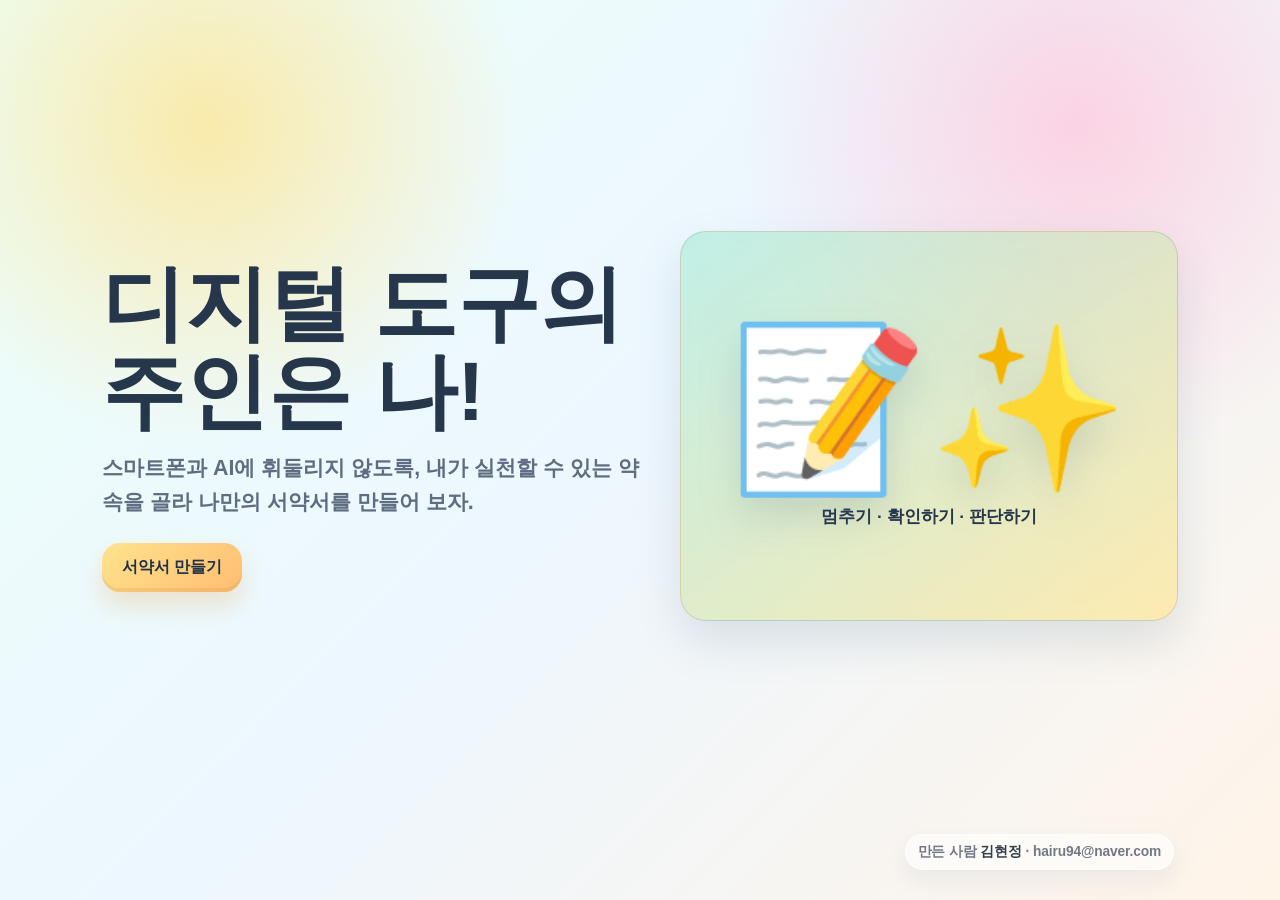
<file: digital-pledge/index.html>
<!DOCTYPE html>
<html lang="ko">
<head>
  <meta charset="UTF-8" />
  <meta name="viewport" content="width=device-width, initial-scale=1.0" />
  <title>디지털 사용 약속 서약서</title>
  <style>
    :root {
      --ink: #26364b;
      --muted: #5f6d81;
      --line: rgba(38, 54, 75, 0.14);
      --paper: #fffdf8;
      --mint: #a9ead9;
      --sky: #a9ddff;
      --sun: #ffe38c;
      --pink: #ffc8dc;
      --green: #78cc8d;
      --red: #d94b4b;
      --shadow: 0 20px 45px rgba(76, 108, 130, 0.16);
    }

    * {
      box-sizing: border-box;
    }

    body {
      margin: 0;
      min-height: 100vh;
      color: var(--ink);
      font-family: "Trebuchet MS", "Apple SD Gothic Neo", "Malgun Gothic", sans-serif;
      background:
        radial-gradient(circle at 16% 14%, rgba(255, 227, 140, 0.72), transparent 24%),
        radial-gradient(circle at 84% 14%, rgba(255, 200, 220, 0.76), transparent 26%),
        linear-gradient(135deg, #ecfff8 0%, #edf7ff 48%, #fff4e8 100%);
      overflow-x: hidden;
    }

    button,
    input {
      font: inherit;
    }

    button {
      border: 0;
      cursor: pointer;
    }

    .app {
      width: min(1120px, 100%);
      margin: 0 auto;
      padding: 22px;
      min-height: 100vh;
    }

    .screen {
      display: none;
      animation: fadeUp 0.42s ease both;
    }

    .screen.active {
      display: block;
    }

    .hero {
      min-height: calc(100vh - 44px);
      display: grid;
      grid-template-columns: 1.05fr 0.95fr;
      gap: 28px;
      align-items: center;
      position: relative;
      padding-bottom: 48px;
    }

    .creator-credit {
      position: absolute;
      right: 4px;
      bottom: 8px;
      padding: 8px 12px;
      border-radius: 999px;
      color: rgba(75, 85, 99, 0.78);
      background: rgba(255, 255, 255, 0.58);
      border: 1px solid rgba(255, 255, 255, 0.75);
      box-shadow: 0 10px 24px rgba(148, 163, 184, 0.16);
      font-size: 0.86rem;
      font-weight: 900;
      letter-spacing: -0.01em;
      backdrop-filter: blur(8px);
    }

    .creator-credit span {
      color: rgba(31, 41, 55, 0.9);
    }

    h1,
    h2,
    h3,
    p {
      margin-top: 0;
    }

    h1 {
      font-size: clamp(2.7rem, 6.5vw, 5.4rem);
      line-height: 1.06;
      letter-spacing: 0;
      margin-bottom: 16px;
      word-break: keep-all;
    }

    h2 {
      font-size: clamp(1.9rem, 4.2vw, 3rem);
      line-height: 1.18;
      letter-spacing: 0;
      margin-bottom: 10px;
      word-break: keep-all;
    }

    h3 {
      font-size: 1.08rem;
      margin-bottom: 8px;
    }

    .section-title {
      display: flex;
      align-items: center;
      gap: 10px;
      margin-bottom: 8px;
      font-size: clamp(1.25rem, 2.2vw, 1.65rem);
      line-height: 1.25;
    }

    .section-title .title-icon {
      display: inline-grid;
      place-items: center;
      width: 42px;
      height: 42px;
      border-radius: 15px;
      background: linear-gradient(135deg, var(--sun), var(--pink));
      box-shadow: inset 0 -4px rgba(196, 112, 39, 0.12);
      font-size: 1.3rem;
      flex: 0 0 auto;
    }

    .lead {
      color: var(--muted);
      font-size: clamp(1.08rem, 2.2vw, 1.34rem);
      font-weight: 900;
      line-height: 1.55;
      max-width: 650px;
      margin-bottom: 24px;
    }

    .primary,
    .secondary,
    .ghost {
      border-radius: 18px;
      padding: 14px 20px;
      font-weight: 900;
      transition: transform 0.18s ease, filter 0.18s ease;
    }

    .primary {
      color: #213245;
      background: linear-gradient(135deg, var(--sun), #ffbd72);
      box-shadow: 0 14px 26px rgba(232, 153, 63, 0.24), inset 0 -4px rgba(196, 112, 39, 0.15);
    }

    .secondary {
      color: #213245;
      background: linear-gradient(135deg, var(--mint), var(--sky));
      box-shadow: 0 14px 26px rgba(89, 159, 172, 0.2), inset 0 -4px rgba(64, 129, 142, 0.13);
    }

    .ghost {
      background: rgba(255, 255, 255, 0.9);
      color: var(--muted);
      border: 1px solid var(--line);
    }

    .primary:hover,
    .secondary:hover,
    .ghost:hover,
    .promise-card:hover {
      transform: translateY(-3px);
      filter: saturate(1.05);
    }

    .hero-card,
    .panel {
      border: 1px solid var(--line);
      border-radius: 26px;
      background: rgba(255, 255, 255, 0.88);
      box-shadow: var(--shadow);
      padding: clamp(20px, 3vw, 34px);
      backdrop-filter: blur(10px);
    }

    .hero-card {
      min-height: 390px;
      display: grid;
      place-items: center;
      text-align: center;
      background: linear-gradient(145deg, rgba(169, 234, 217, 0.65), rgba(255, 227, 140, 0.64));
    }

    .hero-icon {
      font-size: clamp(6rem, 15vw, 10rem);
      filter: drop-shadow(0 18px 20px rgba(68, 96, 122, 0.18));
      animation: floaty 3s ease-in-out infinite;
    }

    .topbar {
      display: flex;
      align-items: center;
      justify-content: space-between;
      gap: 12px;
      margin-bottom: 18px;
      padding: 12px 14px;
      border-radius: 20px;
      background: rgba(255, 255, 255, 0.74);
      border: 1px solid var(--line);
      box-shadow: 0 12px 28px rgba(76, 108, 130, 0.12);
      backdrop-filter: blur(10px);
      position: sticky;
      top: 12px;
      z-index: 10;
    }

    .brand {
      display: flex;
      align-items: center;
      gap: 10px;
      font-weight: 900;
      white-space: nowrap;
    }

    .badge {
      display: grid;
      place-items: center;
      width: 38px;
      height: 38px;
      border-radius: 50%;
      background: var(--sun);
      box-shadow: inset 0 -4px rgba(255, 168, 75, 0.24);
    }

    .form-grid {
      display: grid;
      grid-template-columns: 340px minmax(0, 1fr);
      gap: 16px;
    }

    label {
      display: block;
      margin-bottom: 8px;
      color: var(--muted);
      font-weight: 900;
    }

    input {
      width: 100%;
      min-height: 54px;
      padding: 13px 14px;
      border-radius: 16px;
      border: 2px solid rgba(38, 54, 75, 0.12);
      color: var(--ink);
      background: #ffffff;
      font-weight: 900;
      outline: none;
    }

    input:focus {
      border-color: rgba(120, 204, 141, 0.68);
      box-shadow: 0 0 0 4px rgba(120, 204, 141, 0.18);
    }

    .hint {
      margin: 10px 0 0;
      color: var(--muted);
      font-weight: 900;
      line-height: 1.45;
    }

    .promise-grid {
      display: grid;
      grid-template-columns: repeat(2, minmax(0, 1fr));
      gap: 12px;
      margin-top: 16px;
    }

    .promise-card {
      min-height: 104px;
      padding: 16px;
      border-radius: 20px;
      background: #ffffff;
      border: 2px solid rgba(38, 54, 75, 0.1);
      box-shadow: 0 10px 18px rgba(76, 108, 130, 0.08);
      text-align: left;
      color: var(--ink);
      font-weight: 900;
      line-height: 1.45;
      transition: transform 0.18s ease, background 0.18s ease, border-color 0.18s ease;
    }

    .promise-card.selected {
      background: #fff7d2;
      border-color: rgba(255, 174, 71, 0.72);
    }

    .promise-card small {
      display: block;
      margin-top: 6px;
      color: var(--muted);
      font-weight: 800;
    }

    .actions {
      display: flex;
      flex-wrap: wrap;
      gap: 10px;
      margin-top: 18px;
    }

    .warning {
      display: none;
      margin-top: 12px;
      padding: 12px 14px;
      border-radius: 16px;
      background: #ffe8e5;
      color: #8f3b32;
      font-weight: 900;
      line-height: 1.45;
    }

    .warning.show {
      display: block;
    }

    .certificate-wrap {
      display: grid;
      grid-template-columns: minmax(0, 720px) 280px;
      gap: 16px;
      align-items: start;
      justify-content: center;
    }

    .certificate {
      position: relative;
      width: min(100%, 720px);
      min-height: min(1028px, calc(100vw * 297 / 210));
      padding: 34px;
      border-radius: 20px;
      background:
        radial-gradient(circle at 18% 12%, rgba(255, 227, 140, 0.32), transparent 24%),
        radial-gradient(circle at 82% 16%, rgba(255, 200, 220, 0.28), transparent 22%),
        linear-gradient(#fffdf8, #fffdf8) padding-box,
        linear-gradient(135deg, var(--sun), var(--pink), var(--sky)) border-box;
      border: 8px solid transparent;
      box-shadow: var(--shadow);
      overflow: visible;
    }

    .certificate:after {
      content: "";
      position: absolute;
      inset: 22px;
      border: 2px dashed rgba(38, 54, 75, 0.16);
      border-radius: 14px;
      pointer-events: none;
    }

    .certificate .watermark {
      position: absolute;
      left: 50%;
      top: 52%;
      transform: translate(-50%, -50%) rotate(-12deg);
      color: rgba(38, 54, 75, 0.045);
      font-size: clamp(7rem, 18vw, 12rem);
      font-weight: 900;
      white-space: nowrap;
      pointer-events: none;
    }

    .corner-mark {
      position: absolute;
      display: grid;
      place-items: center;
      width: 82px;
      height: 82px;
      border-radius: 28px;
      border: 2px solid rgba(38, 54, 75, 0.09);
      font-size: 3rem;
      transform: rotate(-18deg);
      box-shadow: 0 12px 24px rgba(76, 108, 130, 0.1);
    }

    .corner-mark.left {
      right: 42px;
      bottom: 42px;
      color: #4f2c8f;
      background: linear-gradient(135deg, #ffe271, #ffc4d9);
    }

    .corner-mark.right {
      left: 42px;
      top: 38px;
      color: #2f7a45;
      background: linear-gradient(135deg, #d8ffe4, #a9ead9);
      transform: rotate(12deg);
    }

    .cert-inner {
      position: relative;
      z-index: 1;
    }

    .cert-title {
      text-align: center;
      margin-bottom: 22px;
    }

    .cert-title .kicker {
      display: inline-flex;
      padding: 8px 16px;
      border-radius: 999px;
      background: #fff4c7;
      color: var(--muted);
      font-weight: 900;
      margin-bottom: 8px;
      border: 1px solid rgba(38, 54, 75, 0.1);
    }

    .cert-title h2 {
      font-size: clamp(1.75rem, 3.45vw, 2.55rem);
      line-height: 1.18;
      margin-bottom: 0;
    }

    .cert-text {
      color: var(--ink);
      font-size: 1rem;
      font-weight: 900;
      line-height: 1.7;
      text-align: center;
      margin-bottom: 18px;
    }

    .promise-list {
      display: flex;
      flex-direction: column;
      gap: 10px;
      margin: 18px 0 24px;
      padding: 16px;
      list-style: none;
      border-radius: 22px;
      background: rgba(246, 251, 255, 0.72);
      border: 1px solid rgba(38, 54, 75, 0.1);
    }

    .promise-list li {
      display: flex;
      align-items: flex-start;
      gap: 10px;
      padding: 11px 14px;
      border-radius: 16px;
      background: #ffffff;
      border: 1px solid rgba(38, 54, 75, 0.1);
      font-weight: 900;
      line-height: 1.45;
      font-size: 0.92rem;
    }

    .promise-list li:before {
      content: "✓";
      display: inline-grid;
      place-items: center;
      flex: 0 0 auto;
      width: 26px;
      height: 26px;
      border-radius: 50%;
      background: #dcffe6;
      color: #2f7a45;
      font-weight: 900;
    }

    .signature-line {
      display: flex;
      align-items: center;
      justify-content: flex-end;
      gap: 18px;
      margin-top: 22px;
      font-weight: 900;
      font-size: 1.25rem;
    }

    .signature-box {
      margin-top: 22px;
      padding: 18px;
      border-radius: 20px;
      background: rgba(255, 248, 216, 0.72);
      border: 1px solid rgba(38, 54, 75, 0.1);
    }

    .student-name {
      min-width: 180px;
      padding: 0 10px 5px;
      border-bottom: 3px solid var(--ink);
      text-align: center;
      font-size: 1.45rem;
    }

    .stamp {
      display: grid;
      place-items: center;
      width: 104px;
      height: 104px;
      border: 5px solid rgba(217, 75, 75, 0.86);
      border-radius: 38% 62% 48% 52% / 48% 42% 58% 52%;
      color: var(--red);
      font-weight: 900;
      line-height: 1.12;
      text-align: center;
      transform: rotate(-9deg);
      background: radial-gradient(circle at 35% 30%, #fff7f6, #ffe5e2);
      box-shadow: 0 8px 18px rgba(217, 75, 75, 0.14), inset 0 0 0 4px rgba(255, 255, 255, 0.75);
      position: relative;
    }

    .stamp:before {
      content: "★";
      position: absolute;
      top: 9px;
      color: rgba(217, 75, 75, 0.72);
      font-size: 1rem;
    }

    .date-line {
      text-align: center;
      color: var(--muted);
      font-weight: 900;
      margin-top: 0;
    }

    .print-help h2 {
      font-size: clamp(1.25rem, 2.1vw, 1.55rem);
      margin-bottom: 8px;
    }

    .print-help .actions {
      display: grid;
      grid-template-columns: 1fr 1fr;
      gap: 8px;
    }

    .print-help .primary,
    .print-help .ghost {
      padding: 12px 14px;
      text-align: center;
    }

    @keyframes fadeUp {
      from { opacity: 0; transform: translateY(14px); }
      to { opacity: 1; transform: translateY(0); }
    }

    @keyframes floaty {
      0%, 100% { transform: translateY(0) rotate(-2deg); }
      50% { transform: translateY(-12px) rotate(2deg); }
    }

    @media (max-width: 860px) {
      .app {
        padding: 12px;
      }

      .hero,
      .form-grid,
      .certificate-wrap {
        grid-template-columns: 1fr;
      }

      .hero {
        min-height: auto;
        padding-top: 20px;
        padding-bottom: 64px;
      }

      .creator-credit {
        right: 0;
        bottom: 10px;
        font-size: 0.78rem;
      }

      .hero-card {
        min-height: 250px;
      }

      .promise-grid {
        grid-template-columns: 1fr;
      }

      .certificate {
        min-height: auto;
        padding: 28px 20px;
      }

      .signature-line {
        justify-content: center;
        flex-wrap: wrap;
      }

      .print-help .actions {
        grid-template-columns: 1fr;
      }
    }

    @media print {
      @page {
        size: A4;
        margin: 12mm;
      }

      body {
        background: #ffffff;
        -webkit-print-color-adjust: exact;
        print-color-adjust: exact;
      }

      .topbar,
      .print-actions,
      #startScreen,
      #formScreen {
        display: none !important;
      }

      .app {
        width: 100%;
        padding: 0;
      }

      #certificateScreen {
        display: block !important;
      }

      .certificate-wrap {
        display: block;
      }

      .certificate {
        width: min(100%, 720px);
        margin: 0 auto;
        aspect-ratio: auto;
        min-height: auto;
        padding: 34px;
        border-radius: 20px;
        box-shadow: none;
        overflow: visible;
        page-break-inside: auto;
        break-inside: auto;
      }

      .certificate:after {
        inset: 22px;
        bottom: 22px;
      }

      .promise-list {
        gap: 8px;
      }

      .promise-list li {
        padding: 9px 12px;
        font-size: 0.86rem;
        page-break-inside: avoid;
        break-inside: avoid;
      }

      .signature-box {
        page-break-inside: avoid;
        break-inside: avoid;
        margin-top: 26px;
      }

      .corner-mark.left {
        display: none;
      }
    }
  </style>
</head>
<body>
  <main class="app">
    <section class="screen active" id="startScreen">
      <div class="hero">
        <div>
          <h1>디지털 도구의<br />주인은 나!</h1>
          <p class="lead">스마트폰과 AI에 휘둘리지 않도록, 내가 실천할 수 있는 약속을 골라 나만의 서약서를 만들어 보자.</p>
          <button class="primary" id="startBtn">서약서 만들기</button>
        </div>
        <div class="hero-card" aria-hidden="true">
          <div>
            <div class="hero-icon">📝✨</div>
            <h3>멈추기 · 확인하기 · 판단하기</h3>
          </div>
        </div>
        <div class="creator-credit">만든 사람 <span>김현정</span> · hairu94@naver.com</div>
      </div>
    </section>

    <section class="screen" id="formScreen">
      <header class="topbar">
        <div class="brand"><span class="badge">📝</span><span>디지털 주인 실천 서약서</span></div>
        <button class="ghost" id="homeBtn" type="button">처음으로</button>
      </header>

      <div class="form-grid">
        <aside class="panel">
          <label for="studentName">이름</label>
          <input id="studentName" type="text" maxlength="12" placeholder="이름을 입력하세요" />
          <p class="hint">서약서 마지막에 이름과 도장이 함께 찍혀요.</p>
        </aside>

        <section class="panel">
          <h2 class="section-title"><span class="title-icon">🌱</span><span>실천할 약속을 골라요</span></h2>
          <p class="hint">스마트폰과 AI를 현명하게 쓰기 위해 내가 꼭 실천할 약속을 3가지 이상 골라요.</p>
          <div class="promise-grid" id="promiseGrid"></div>
          <div class="warning" id="warning"></div>
          <div class="actions">
            <button class="secondary" id="previewBtn">서약서 보기</button>
            <button class="ghost" id="clearBtn">다시 고르기</button>
          </div>
        </section>
      </div>
    </section>

    <section class="screen" id="certificateScreen">
      <header class="topbar print-actions">
        <div class="brand"><span class="badge">📄</span><span>완성된 서약서</span></div>
        <div class="actions" style="margin-top: 0;">
          <button class="ghost" id="editBtn" type="button">수정하기</button>
          <button class="primary" id="printBtn" type="button">출력하기</button>
        </div>
      </header>

      <div class="certificate-wrap">
        <article class="certificate">
          <span class="corner-mark left" aria-hidden="true">✨</span>
          <span class="corner-mark right" aria-hidden="true">🌱</span>
          <span class="watermark" aria-hidden="true">PROMISE</span>
          <div class="cert-inner">
            <div class="cert-title">
              <div class="kicker">스마트폰과 AI, 내가 주인 되기</div>
              <h2>현명한 디지털 생활 서약서</h2>
            </div>
            <p class="cert-text">
              나는 스마트폰과 AI에 휘둘리지 않고,<br />
              멈추고 확인하고 스스로 판단하는 디지털 주인이 되겠습니다.
            </p>
            <ul class="promise-list" id="certificatePromises"></ul>
            <div class="signature-box">
              <div class="date-line" id="dateLine"></div>
              <div class="signature-line">
                <span>서약자</span>
                <span class="student-name" id="certificateName">이름</span>
                <span class="stamp">실천<br />약속</span>
              </div>
            </div>
          </div>
        </article>

        <aside class="panel print-actions print-help">
          <h2>출력 안내</h2>
          <p class="hint">`출력하기`를 누르면 인쇄 화면이 열려요. 프린터 대신 PDF로 저장해도 좋아요.</p>
          <div class="actions">
            <button class="primary" id="printBtnSide" type="button">출력하기</button>
            <button class="ghost" id="editBtnSide" type="button">수정하기</button>
          </div>
        </aside>
      </div>
    </section>
  </main>

  <script>
    const promises = [
      {
        title: "영상이나 쇼츠를 보기 전에 몇 개만 볼지 정하기",
        detail: "자동재생과 추천 영상에 끌려가지 않도록 먼저 기준을 세워요."
      },
      {
        title: "타이머가 울리면 스스로 멈추기",
        detail: "오래 참는 것보다 정한 시간에 멈추는 힘이 중요해요."
      },
      {
        title: "꼭 필요한 알림만 켜기",
        detail: "알림 때문에 하던 일을 자꾸 멈추지 않도록 해요."
      },
      {
        title: "공부할 때 스마트폰은 보이지 않는 곳에 두기",
        detail: "숙제하려고 켰다가 다른 앱으로 빠지지 않게 해요."
      },
      {
        title: "자기 전 30분에는 스마트폰을 멀리 두기",
        detail: "잠들기 전에는 눈과 마음이 쉴 시간을 만들어요."
      },
      {
        title: "추천 영상이 떠도 지금 필요한지 먼저 생각하기",
        detail: "알고리즘이 보여주는 것과 내가 봐야 할 것은 다를 수 있어요."
      },
      {
        title: "AI 답변을 그대로 베끼지 않기",
        detail: "AI는 내 생각을 대신하는 도구가 아니라 도와주는 도구예요."
      },
      {
        title: "AI가 자신 있게 말해도 중요한 내용은 다시 확인하기",
        detail: "AI는 틀린 내용을 그럴듯하게 말할 수 있어요."
      },
      {
        title: "AI 답변은 다른 자료와 2곳 이상 비교하기",
        detail: "출처와 날짜를 확인하면 더 정확하게 판단할 수 있어요."
      },
      {
        title: "AI에게 근거와 추측을 나눠서 설명해 달라고 묻기",
        detail: "무엇이 사실이고 무엇이 추측인지 구별해요."
      },
      {
        title: "AI 답변이 내 말에 맞장구만 치는지 판단하기",
        detail: "기분 좋은 말보다 공정하고 정확한 답인지 살펴봐요."
      },
      {
        title: "디지털 도구가 아니라 내가 선택하고 결정하기",
        detail: "스마트폰과 AI의 주인은 나라는 것을 기억해요."
      }
    ];

    const selected = new Set();
    const screens = {
      start: document.getElementById("startScreen"),
      form: document.getElementById("formScreen"),
      certificate: document.getElementById("certificateScreen")
    };

    const promiseGrid = document.getElementById("promiseGrid");
    const warning = document.getElementById("warning");
    const studentName = document.getElementById("studentName");
    const certificateName = document.getElementById("certificateName");
    const certificatePromises = document.getElementById("certificatePromises");
    const dateLine = document.getElementById("dateLine");

    function showScreen(name) {
      Object.values(screens).forEach(screen => screen.classList.remove("active"));
      screens[name].classList.add("active");
      window.scrollTo({ top: 0, behavior: "smooth" });
    }

    function renderPromises() {
      promiseGrid.innerHTML = promises.map((promise, index) => `
        <button class="promise-card ${selected.has(index) ? "selected" : ""}" type="button" data-index="${index}">
          ${selected.has(index) ? "✅" : "☐"} ${promise.title}
          <small>${promise.detail}</small>
        </button>
      `).join("");

      promiseGrid.querySelectorAll("button").forEach(button => {
        button.addEventListener("click", () => {
          const index = Number(button.dataset.index);
          if (selected.has(index)) {
            selected.delete(index);
          } else {
            selected.add(index);
          }
          warning.classList.remove("show");
          renderPromises();
        });
      });
    }

    function showWarning(message) {
      warning.textContent = message;
      warning.classList.add("show");
    }

    function makeCertificate() {
      const name = studentName.value.trim();
      if (!name) {
        showWarning("이름을 먼저 입력해 주세요.");
        studentName.focus();
        return;
      }

      if (selected.size < 3) {
        showWarning("실천 약속을 3개 이상 골라 주세요.");
        return;
      }

      certificateName.textContent = name;
      certificatePromises.innerHTML = [...selected].map(index => `<li>${promises[index].title}</li>`).join("");
      const now = new Date();
      dateLine.textContent = `${now.getFullYear()}년 ${now.getMonth() + 1}월 ${now.getDate()}일`;
      showScreen("certificate");
    }

    function resetForm() {
      selected.clear();
      warning.classList.remove("show");
      renderPromises();
    }

    document.getElementById("startBtn").addEventListener("click", () => showScreen("form"));
    document.getElementById("homeBtn").addEventListener("click", () => showScreen("start"));
    document.getElementById("previewBtn").addEventListener("click", makeCertificate);
    document.getElementById("clearBtn").addEventListener("click", resetForm);
    document.getElementById("editBtn").addEventListener("click", () => showScreen("form"));
    document.getElementById("editBtnSide").addEventListener("click", () => showScreen("form"));
    document.getElementById("printBtn").addEventListener("click", () => window.print());
    document.getElementById("printBtnSide").addEventListener("click", () => window.print());

    renderPromises();
  </script>
</body>
</html>
</file>
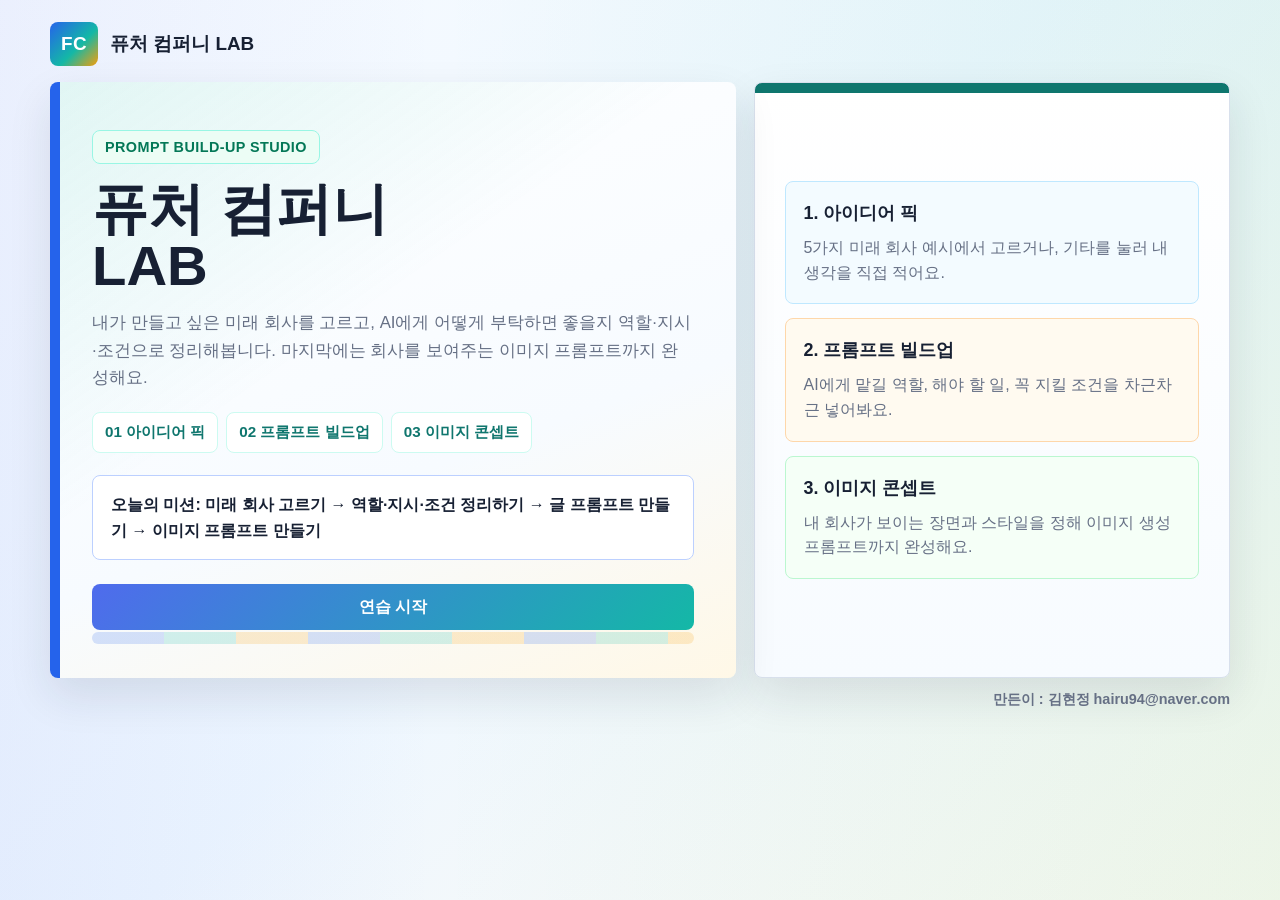
<file: future-company-lab/index.html>
<!doctype html>
<html lang="ko">
<head>
  <meta charset="utf-8" />
  <meta name="viewport" content="width=device-width, initial-scale=1" />
  <title>퓨처 컴퍼니 LAB</title>
  <style>
    :root {
      --bg: #f8fbff;
      --ink: #172033;
      --muted: #667085;
      --line: #d8e0ec;
      --blue: #4f6bed;
      --blue-dark: #3654c9;
      --blue-soft: #eaf1ff;
      --green: #15803d;
      --green-soft: #ecfdf3;
      --orange: #b45309;
      --orange-soft: #fff7ed;
      --white: #ffffff;
      --shadow: 0 14px 34px rgba(23, 32, 51, 0.10);
    }

    * { box-sizing: border-box; }

    body {
      margin: 0;
      min-height: 100vh;
      background:
        linear-gradient(90deg, rgba(79, 107, 237, 0.08), transparent 34%, rgba(16, 185, 129, 0.08)),
        linear-gradient(135deg, #f8fbff 0%, #eef7ff 48%, #fffaf0 100%);
      color: var(--ink);
      font-family: "Pretendard", "Noto Sans KR", "Malgun Gothic", Arial, sans-serif;
    }

    button, input, textarea, select { font: inherit; }

    .app {
      width: min(1180px, calc(100% - 32px));
      margin: 0 auto;
      padding: 22px 0;
    }

    .topbar {
      display: flex;
      align-items: center;
      gap: 12px;
      margin-bottom: 16px;
      padding: 0;
      border: 0;
      background: transparent;
      color: var(--ink);
      font-weight: 900;
      font-size: 1.18rem;
      cursor: pointer;
      text-align: left;
    }

    .topbar:hover span,
    .topbar:focus-visible span {
      text-decoration: underline;
      text-underline-offset: 5px;
    }

    .topbar:focus-visible {
      outline: 3px solid #bcd0ff;
      outline-offset: 4px;
      border-radius: 8px;
    }

    .logo {
      display: grid;
      width: 48px;
      height: 44px;
      place-items: center;
      border-radius: 8px;
      background: linear-gradient(135deg, #2563eb, #14b8a6 58%, #f59e0b);
      color: white;
      font-weight: 900;
      letter-spacing: 0.02em;
    }

    .screen { display: none; }
    .screen.active { display: block; }

    .panel {
      border: 1px solid var(--line);
      border-radius: 8px;
      background: rgba(255, 255, 255, 0.94);
      box-shadow: 0 18px 44px rgba(23, 32, 51, 0.11);
    }

    .start {
      display: grid;
      grid-template-columns: 1.18fr 0.82fr;
      gap: 18px;
      min-height: 570px;
    }

    .intro {
      position: relative;
      overflow: hidden;
      display: flex;
      flex-direction: column;
      justify-content: center;
      padding: 48px 42px;
      border: 0;
      background:
        linear-gradient(90deg, #2563eb 0 10px, transparent 10px),
        linear-gradient(145deg, rgba(20, 184, 166, 0.13), transparent 42%),
        linear-gradient(160deg, #ffffff 0%, #f7fbff 62%, #fff8e7 100%);
    }

    .intro::before {
      content: "";
      position: absolute;
      left: 42px;
      right: 42px;
      bottom: 34px;
      height: 12px;
      border-radius: 8px;
      background: repeating-linear-gradient(90deg, #2563eb 0 72px, #14b8a6 72px 144px, #f59e0b 144px 216px);
      opacity: 0.18;
    }

    .eyebrow {
      width: fit-content;
      margin-bottom: 16px;
      padding: 8px 12px;
      border: 1px solid #99f6e4;
      border-radius: 8px;
      background: #ecfdf5;
      color: #047857;
      font-size: 0.9rem;
      font-weight: 900;
      letter-spacing: 0.03em;
    }

    h1, h2, h3, p { margin-top: 0; }

    h1 {
      margin-bottom: 14px;
      font-size: clamp(2.55rem, 4.4vw, 4.35rem);
      line-height: 1.02;
      letter-spacing: 0;
    }

    h2 {
      margin-bottom: 8px;
      font-size: clamp(1.65rem, 3vw, 2.45rem);
      letter-spacing: 0;
    }

    h3 {
      margin: 18px 0 8px;
      font-size: 1.08rem;
    }

    .lead {
      max-width: 620px;
      margin-bottom: 20px;
      color: var(--muted);
      font-size: 1.05rem;
      line-height: 1.65;
    }

    .mission, .hint {
      padding: 16px 18px;
      border: 1px solid #bcd0ff;
      border-radius: 8px;
      background: linear-gradient(135deg, var(--blue-soft), #fffdf4);
      line-height: 1.6;
      font-weight: 800;
    }

    .hero-chips {
      display: flex;
      flex-wrap: wrap;
      gap: 8px;
      margin-bottom: 22px;
    }

    .hero-chips span {
      padding: 9px 12px;
      border-radius: 8px;
      background: #ffffff;
      border: 1px solid #ccfbf1;
      color: #0f766e;
      font-weight: 900;
      font-size: 0.95rem;
    }

    .mission {
      max-width: 720px;
      margin-bottom: 24px;
      background: #ffffff;
    }

    .side {
      display: flex;
      flex-direction: column;
      justify-content: center;
      gap: 14px;
      padding: 30px;
      background:
        linear-gradient(180deg, #0f766e 0 10px, transparent 10px),
        linear-gradient(180deg, #ffffff 0%, #f7fbff 100%);
    }

    .mini-card {
      padding: 18px;
      border: 1px solid var(--line);
      border-radius: 8px;
      background: #ffffff;
      line-height: 1.55;
    }

    .mini-card h3 {
      margin-top: 0;
      margin-bottom: 8px;
      font-size: 1.12rem;
    }

    .mini-card:nth-child(1) { background: #f3fbff; border-color: #bfe8ff; }
    .mini-card:nth-child(2) { background: #fffaf0; border-color: #fed7aa; }
    .mini-card:nth-child(3) { background: #f5fff7; border-color: #bbf7d0; }

    .mini-card p {
      margin-bottom: 0;
      color: var(--muted);
    }

    .creator-credit {
      margin-top: 12px;
      text-align: right;
      color: #667085;
      font-size: 0.9rem;
      font-weight: 700;
    }

    .primary-btn, .ghost-btn, .copy-btn {
      min-height: 46px;
      border-radius: 8px;
      cursor: pointer;
      font-weight: 900;
    }

    .primary-btn {
      padding: 0 22px;
      border: 0;
      background: linear-gradient(135deg, var(--blue), #14b8a6);
      color: white;
    }

    .primary-btn:hover, .primary-btn:focus-visible { background: var(--blue-dark); }

    .ghost-btn {
      padding: 0 18px;
      border: 1px solid var(--line);
      background: white;
      color: var(--ink);
    }

    .copy-btn {
      padding: 0 16px;
      border: 0;
      background: #111827;
      color: white;
      white-space: nowrap;
    }

    .workspace {
      display: grid;
      grid-template-columns: 250px 1fr;
      gap: 18px;
      align-items: start;
    }

    .steps {
      position: sticky;
      top: 18px;
      padding: 14px;
    }

    .step-pill {
      display: flex;
      align-items: center;
      gap: 12px;
      width: 100%;
      padding: 12px;
      margin-bottom: 8px;
      border: 1px solid transparent;
      border-radius: 8px;
      background: transparent;
      color: var(--muted);
      text-align: left;
      cursor: pointer;
    }

    .step-pill.active {
      border-color: #bcd0ff;
      background: var(--blue-soft);
      color: var(--blue-dark);
      font-weight: 900;
    }

    .num {
      display: grid;
      flex: 0 0 30px;
      width: 30px;
      height: 30px;
      place-items: center;
      border-radius: 8px;
      background: #edf2f7;
      color: var(--ink);
      font-weight: 900;
    }

    .step-pill.active .num {
      background: var(--blue);
      color: white;
    }

    .content {
      min-height: 650px;
      padding: 28px;
    }

    .activity { display: none; }
    .activity.active { display: block; }

    .note {
      margin-bottom: 18px;
      color: var(--muted);
      line-height: 1.55;
    }

    .compare-grid, .fill-grid {
      display: grid;
      grid-template-columns: repeat(2, minmax(0, 1fr));
      gap: 14px;
      margin: 18px 0;
    }

    .business-list {
      display: grid;
      grid-template-columns: repeat(2, minmax(0, 1fr));
      gap: 12px;
      margin: 18px 0;
    }

    .business-card {
      width: 100%;
      min-height: 116px;
      padding: 15px;
      border: 1px solid var(--line);
      border-radius: 8px;
      background: #fbfdff;
      color: var(--ink);
      text-align: left;
      line-height: 1.55;
      cursor: pointer;
    }

    .business-card.active {
      border-color: #9bb5ff;
      background: var(--blue-soft);
      box-shadow: inset 0 0 0 2px #c7d7ff;
    }

    .business-card strong {
      display: block;
      margin-bottom: 6px;
    }

    .custom-business {
      display: none;
      padding: 16px;
      margin: 14px 0;
      border: 1px solid #bcd0ff;
      border-radius: 8px;
      background: #f8fbff;
    }

    .custom-business.active {
      display: block;
    }

    .prompt-box, .result, .feedback, .finish-item {
      border-radius: 8px;
      line-height: 1.6;
    }

    .prompt-box {
      padding: 18px;
      border: 1px solid var(--line);
      background: #fbfdff;
    }

    .prompt-box.bad {
      border-color: #fed7aa;
      background: var(--orange-soft);
    }

    .prompt-box.good {
      border-color: #bbf7d0;
      background: var(--green-soft);
    }

    label {
      display: block;
      margin-bottom: 7px;
      font-weight: 900;
    }

    input, textarea, select {
      width: 100%;
      border: 1px solid var(--line);
      border-radius: 8px;
      background: white;
      color: var(--ink);
    }

    input, select {
      min-height: 46px;
      padding: 0 12px;
    }

    textarea {
      min-height: 150px;
      padding: 14px;
      resize: vertical;
      line-height: 1.6;
    }

    .big-textarea { min-height: 230px; }

    .result-row {
      display: flex;
      align-items: stretch;
      gap: 10px;
      margin-top: 14px;
    }

    .result {
      flex: 1;
      min-height: 92px;
      padding: 16px;
      border: 1px solid #bcd0ff;
      background: var(--blue-soft);
      white-space: pre-wrap;
    }

    .checklist {
      display: grid;
      grid-template-columns: repeat(3, minmax(0, 1fr));
      gap: 10px;
      margin: 14px 0;
    }

    .check {
      padding: 12px;
      border: 1px solid var(--line);
      border-radius: 8px;
      background: #fbfdff;
      color: var(--muted);
      text-align: center;
      font-weight: 900;
    }

    .check.on {
      border-color: #86efac;
      background: var(--green-soft);
      color: var(--green);
    }

    .feedback {
      min-height: 50px;
      padding: 13px 15px;
      background: var(--orange-soft);
      color: var(--orange);
      font-weight: 900;
    }

    .feedback.good {
      background: var(--green-soft);
      color: var(--green);
    }

    .finish-list {
      display: grid;
      gap: 12px;
      margin: 18px 0;
    }

    .finish-item {
      padding: 15px;
      border: 1px solid var(--line);
      background: #fbfdff;
    }

    .nav {
      display: flex;
      justify-content: space-between;
      gap: 10px;
      margin-top: 22px;
      padding-top: 20px;
      border-top: 1px solid var(--line);
    }

    .toast {
      position: fixed;
      right: 22px;
      bottom: 22px;
      padding: 12px 16px;
      border-radius: 8px;
      background: #111827;
      color: white;
      opacity: 0;
      transform: translateY(10px);
      transition: opacity 0.2s ease, transform 0.2s ease;
      pointer-events: none;
      font-weight: 900;
    }

    .toast.show {
      opacity: 1;
      transform: translateY(0);
    }

    @media (max-width: 900px) {
      .start, .workspace, .compare-grid, .fill-grid, .checklist {
        grid-template-columns: 1fr;
      }

      .start { min-height: auto; }
      .intro { padding: 28px; }
      .steps { position: static; }
      .creator-credit { text-align: left; }
      .topbar, .result-row {
        align-items: flex-start;
        flex-direction: column;
      }
    }
  </style>
</head>
<body>
  <main class="app">
    <button class="topbar" id="homeBtn" type="button" aria-label="처음 시작페이지로 돌아가기">
      <div class="logo" aria-hidden="true">FC</div>
      <span>퓨처 컴퍼니 LAB</span>
    </button>

    <section id="startScreen" class="screen active">
      <div class="start">
        <div class="panel intro">
          <div class="eyebrow">PROMPT BUILD-UP STUDIO</div>
          <h1>퓨처 컴퍼니<br />LAB</h1>
          <p class="lead">
            내가 만들고 싶은 미래 회사를 고르고, AI에게 어떻게 부탁하면 좋을지
            역할·지시·조건으로 정리해봅니다. 마지막에는 회사를 보여주는 이미지 프롬프트까지 완성해요.
          </p>
          <div class="hero-chips" aria-label="활동 흐름">
            <span>01 아이디어 픽</span>
            <span>02 프롬프트 빌드업</span>
            <span>03 이미지 콘셉트</span>
          </div>
          <div class="mission">
            오늘의 미션: 미래 회사 고르기 → 역할·지시·조건 정리하기 → 글 프롬프트 만들기 → 이미지 프롬프트 만들기
          </div>
          <button class="primary-btn" id="startBtn">연습 시작</button>
        </div>
        <aside class="panel side">
          <div class="mini-card">
            <h3>1. 아이디어 픽</h3>
            <p>5가지 미래 회사 예시에서 고르거나, 기타를 눌러 내 생각을 직접 적어요.</p>
          </div>
          <div class="mini-card">
            <h3>2. 프롬프트 빌드업</h3>
            <p>AI에게 맡길 역할, 해야 할 일, 꼭 지킬 조건을 차근차근 넣어봐요.</p>
          </div>
          <div class="mini-card">
            <h3>3. 이미지 콘셉트</h3>
            <p>내 회사가 보이는 장면과 스타일을 정해 이미지 생성 프롬프트까지 완성해요.</p>
          </div>
        </aside>
      </div>
      <div class="creator-credit">만든이 : 김현정 hairu94@naver.com</div>
    </section>

    <section id="practiceScreen" class="screen">
      <div class="workspace">
        <aside class="panel steps">
          <button class="step-pill active" data-step="0"><span class="num">1</span><span>무엇을 할까?</span></button>
          <button class="step-pill" data-step="1"><span class="num">2</span><span>회사 고르기</span></button>
          <button class="step-pill" data-step="2"><span class="num">3</span><span>역할·지시·조건</span></button>
          <button class="step-pill" data-step="3"><span class="num">4</span><span>구체화 프롬프트</span></button>
          <button class="step-pill" data-step="4"><span class="num">5</span><span>이미지 프롬프트</span></button>
          <button class="step-pill" data-step="5"><span class="num">6</span><span>AI에 넣기</span></button>
        </aside>

        <section class="panel content">
          <div class="activity active" data-activity="0">
            <h2>오늘의 활동을 먼저 확인해요</h2>
            <p class="note">프롬프트는 한 번에 완성하는 글이 아니라, 결과를 보며 더 구체적으로 고쳐가는 부탁입니다.</p>
            <div class="compare-grid">
              <div class="prompt-box bad">
                <strong>덜 구체적인 프롬프트</strong><br>
                내 미래 회사 아이디어를 더 좋게 해줘.
              </div>
              <div class="prompt-box good">
                <strong>구체화한 프롬프트</strong><br>
                내가 생각한 미래 회사는 AI 드론으로 영상을 찍는 방송국이야. 초등학생 발표에 쓸 수 있게 회사 이름, 대표 서비스, 고객, 로봇 활용 방법, 홍보 문구를 표로 정리해줘.
              </div>
            </div>
            <div class="hint">
              좋은 프롬프트는 크게 <strong>역할</strong>, <strong>지시</strong>, <strong>조건</strong> 세 가지로 나누어 생각하면 쉬워요.
            </div>
          </div>

          <div class="activity" data-activity="1">
            <h2>내가 만들 미래 회사를 하나 골라요</h2>
            <p class="note">교안의 5가지 미래 비즈니스 중 고르거나, 마음에 드는 것이 없으면 기타를 선택해 직접 써보세요.</p>
            <div class="business-list" id="businessList"></div>
            <div class="custom-business" id="customBusinessBox">
              <div class="fill-grid">
                <div>
                  <label for="customNameInput">내 회사 이름 또는 주제</label>
                  <input id="customNameInput" value="나만의 미래 회사" />
                </div>
                <div>
                  <label for="customWorkInput">무엇을 하는 회사인가요?</label>
                  <input id="customWorkInput" value="AI와 로봇을 활용해 사람들에게 도움을 주는 미래 회사" />
                </div>
              </div>
            </div>
            <div class="result-row">
              <div class="result" id="selectedBusiness"></div>
            </div>
          </div>

          <div class="activity" data-activity="2">
            <h2>역할·지시·조건으로 정리해요</h2>
            <p class="note">고른 회사 아이디어를 좋은 프롬프트의 세 덩어리로 나누어 정리합니다.</p>
            <div class="fill-grid">
              <div>
                <label for="companyNameInput">회사 이름 또는 주제</label>
                <input id="companyNameInput" placeholder="예: AI 드론 VR 방송국" />
              </div>
              <div>
                <label for="companyWorkInput">이 회사가 하는 일</label>
                <input id="companyWorkInput" placeholder="예: AI 드론으로 영상을 찍고 VR 콘텐츠를 만든다" />
              </div>
              <div>
                <label for="customerInput">주요 고객</label>
                <input id="customerInput" placeholder="예: 영상을 만들고 싶은 어린이와 가족" />
              </div>
              <div>
                <label for="robotRoleInput">AI나 로봇의 역할</label>
                <input id="robotRoleInput" placeholder="예: AI가 장면을 추천하고 드론이 촬영한다" />
              </div>
              <div>
                <label for="productInput">대표 상품이나 서비스</label>
                <input id="productInput" placeholder="예: 나만의 VR 체험 영상" />
              </div>
              <div>
                <label for="extraInput">더 넣고 싶은 조건</label>
                <input id="extraInput" placeholder="예: 창의적이고 실제로 있을 법하게" />
              </div>
              <div>
                <label for="roleInput">역할: AI에게 어떤 역할을 맡길까요?</label>
                <input id="roleInput" value="미래 창업 아이디어를 도와주는 선생님" />
              </div>
              <div>
                <label for="detailAskInput">지시: AI에게 다시 부탁할 내용</label>
                <input id="detailAskInput" value="회사 이름, 대표 서비스, 고객, AI와 로봇 활용 방법, 홍보 문구" />
              </div>
              <div>
                <label for="formatInput">조건: 결과 형식</label>
                <select id="formatInput">
                  <option>표 형식</option>
                  <option>목록 5개</option>
                  <option>짧은 발표문</option>
                  <option>광고 문구 3개</option>
                </select>
              </div>
            </div>
            <div class="hint">
              <strong>역할</strong>은 AI가 어떤 관점으로 답할지, <strong>지시</strong>는 무엇을 해달라는지, <strong>조건</strong>은 어떤 내용과 형식으로 답할지 정하는 부분이에요.
            </div>
          </div>

          <div class="activity" data-activity="3">
            <h2>구체화한 프롬프트를 만들어요</h2>
            <p class="note">앞에서 고른 회사 아이디어를 바탕으로, 역할·지시·조건이 들어간 프롬프트를 완성해보세요.</p>
            <div class="hint">
              <strong>역할</strong>: AI가 누구처럼 답할지 / <strong>지시</strong>: 무엇을 해달라는지 / <strong>조건</strong>: 어떤 내용과 형식으로 답할지
            </div>
            <label for="detailPrompt">구체화한 프롬프트</label>
            <textarea id="detailPrompt" class="big-textarea"></textarea>
            <div class="checklist">
              <div class="check" id="detailCheckRole">역할</div>
              <div class="check" id="detailCheckInstruction">지시</div>
              <div class="check" id="detailCheckCondition">조건</div>
            </div>
            <div id="detailFeedback" class="feedback">구체화 프롬프트를 확인해줄게요.</div>
            <div class="result-row">
              <button class="copy-btn" id="copyDetailPromptBtn" type="button">구체화 프롬프트 복사</button>
            </div>
          </div>

          <div class="activity" data-activity="4">
            <h2>이미지 프롬프트를 만들어요</h2>
            <p class="note">구체화한 아이디어를 이미지로 표현하려면 “무엇이 보이는지”와 “어떤 스타일인지”를 말해야 해요.</p>
            <div class="fill-grid">
              <div>
                <label for="imageSceneInput">어떤 장면을 표현하고 싶나요?</label>
                <input id="imageSceneInput" placeholder="예: AI 드론이 VR 스튜디오에서 영상을 촬영하는 장면" />
              </div>
              <div>
                <label for="imageMustInput">꼭 보였으면 하는 것은?</label>
                <input id="imageMustInput" placeholder="예: AI 드론, VR 스튜디오, 촬영하는 어린이" />
              </div>
              <div>
                <label for="imageMoodInput">분위기</label>
                <select id="imageMoodInput">
                  <option>밝고 미래적인 분위기</option>
                  <option>깨끗하고 고급스러운 분위기</option>
                  <option>신나고 재미있는 분위기</option>
                  <option>따뜻하고 친근한 분위기</option>
                </select>
              </div>
            </div>
            <label for="imageStyleInput">이미지 스타일</label>
            <select id="imageStyleInput">
              <option>밝고 단순한 느낌의 만화 스타일</option>
              <option>잡지 표지 디자인 느낌</option>
              <option>레고 미니어처 세상 느낌</option>
              <option>제품 광고 사진 느낌</option>
              <option>종이 공작 모형 같은 느낌</option>
              <option>아기자기하고 귀여운 캐릭터 스타일</option>
              <option>3D 게임 속 캐릭터 같은 스타일</option>
              <option>실제 사진처럼 사실적인 스타일</option>
              <option>물감이 번지는 느낌의 수채화 스타일</option>
              <option>연필로 그린 듯한 흑백 스케치 스타일</option>
              <option>SF 영화 포스터 같은 웅장한 스타일</option>
              <option>미래 도시 광고 포스터 느낌</option>
              <option>깨끗한 인포그래픽 일러스트 스타일</option>
              <option>밝은 3D 애니메이션 느낌</option>
              <option>웹툰 한 장면 느낌</option>
              <option>게임 배경 콘셉트 아트 느낌</option>
              <option>미래 박람회 홍보 부스 느낌</option>
              <option>따뜻한 수채화 일러스트 느낌</option>
            </select>
            <label for="imagePrompt">이미지 프롬프트</label>
            <textarea id="imagePrompt" class="big-textarea"></textarea>
            <div class="checklist">
              <div class="check" id="imageCheckCompany">회사</div>
              <div class="check" id="imageCheckScene">장면</div>
              <div class="check" id="imageCheckMust">보일 것</div>
              <div class="check" id="imageCheckMood">분위기</div>
              <div class="check" id="imageCheckStyle">스타일</div>
            </div>
            <div id="imageFeedback" class="feedback">이미지 프롬프트를 확인해줄게요.</div>
            <div class="result-row">
              <button class="copy-btn" id="copyImagePromptBtn" type="button">이미지 프롬프트 복사</button>
            </div>
          </div>

          <div class="activity" data-activity="5">
            <h2>완성한 프롬프트를 AI에 넣어요</h2>
            <p class="note">이제 두 가지 프롬프트를 각각 사용할 수 있어요. 글 프롬프트는 대화형 AI에, 이미지 프롬프트는 이미지 생성 AI에 넣어보세요.</p>
            <div class="finish-list">
              <div class="finish-item"><strong>1.</strong> 고른 회사 아이디어를 역할·지시·조건으로 정리하기</div>
              <div class="finish-item"><strong>2.</strong> 구체화 프롬프트를 생성형 AI에 넣어 아이디어 발전시키기</div>
              <div class="finish-item"><strong>3.</strong> 발전시킨 아이디어를 이미지 프롬프트로 표현하기</div>
            </div>
            <h3>구체화한 글 프롬프트</h3>
            <div class="result-row">
              <div id="finalDetailPrompt" class="result"></div>
              <button class="copy-btn" data-copy="finalDetailPrompt">복사</button>
            </div>
            <h3>이미지 프롬프트</h3>
            <div class="result-row">
              <div id="finalImagePrompt" class="result"></div>
              <button class="copy-btn" data-copy="finalImagePrompt">복사</button>
            </div>
          </div>

          <div class="nav">
            <button class="ghost-btn" id="prevBtn">이전</button>
            <button class="primary-btn" id="nextBtn">다음</button>
          </div>
        </section>
      </div>
    </section>
  </main>

  <div class="toast" id="toast">복사했어요</div>

  <script>
    const startScreen = document.querySelector("#startScreen");
    const practiceScreen = document.querySelector("#practiceScreen");
    const stepButtons = [...document.querySelectorAll(".step-pill")];
    const activities = [...document.querySelectorAll(".activity")];
    const toast = document.querySelector("#toast");
    let currentStep = 0;

    const businessList = document.querySelector("#businessList");
    const selectedBusiness = document.querySelector("#selectedBusiness");
    const customBusinessBox = document.querySelector("#customBusinessBox");
    const customNameInput = document.querySelector("#customNameInput");
    const customWorkInput = document.querySelector("#customWorkInput");
    const companyNameInput = document.querySelector("#companyNameInput");
    const companyWorkInput = document.querySelector("#companyWorkInput");
    const customerInput = document.querySelector("#customerInput");
    const robotRoleInput = document.querySelector("#robotRoleInput");
    const productInput = document.querySelector("#productInput");
    const extraInput = document.querySelector("#extraInput");
    const roleInput = document.querySelector("#roleInput");
    const detailAskInput = document.querySelector("#detailAskInput");
    const formatInput = document.querySelector("#formatInput");
    const detailPrompt = document.querySelector("#detailPrompt");
    const detailFeedback = document.querySelector("#detailFeedback");
    const imageSceneInput = document.querySelector("#imageSceneInput");
    const imageMustInput = document.querySelector("#imageMustInput");
    const imageMoodInput = document.querySelector("#imageMoodInput");
    const imageStyleInput = document.querySelector("#imageStyleInput");
    const imagePrompt = document.querySelector("#imagePrompt");
    const imageFeedback = document.querySelector("#imageFeedback");
    const finalDetailPrompt = document.querySelector("#finalDetailPrompt");
    const finalImagePrompt = document.querySelector("#finalImagePrompt");
    let selectedIndex = 0;

    const businesses = [
      {
        title: "미래 퓨전 분식점",
        tag: "세계를 누비는 K푸드",
        work: "요리 로봇과 서빙 로봇을 활용해 창의적이고 맛있는 메뉴를 판매하는 매장",
        customer: "새로운 음식을 좋아하는 어린이와 가족",
        robot: "요리 로봇이 메뉴를 만들고 서빙 로봇이 손님에게 음식을 가져다준다",
        product: "AI 추천 퓨전 분식 메뉴",
        imageScene: "요리 로봇과 서빙 로봇이 일하는 미래 분식점 내부",
        imageMust: "요리 로봇, 서빙 로봇, 손님, 대표 메뉴"
      },
      {
        title: "우주 정거장 생태계 주거 단지",
        tag: "우주로 가는 K건설",
        work: "인공 중력, 대형 공원, 인공 바다를 갖춘 우주 정거장 도시를 만드는 사업",
        customer: "우주에서 안전하고 편안하게 살고 싶은 사람들",
        robot: "AI가 도시 환경을 관리하고 로봇이 시설을 점검한다",
        product: "우주 정거장 주거 체험 서비스",
        imageScene: "우주 정거장 안에 있는 공원과 주거 단지의 모습",
        imageMust: "인공 중력 공간, 대형 공원, 인공 바다, 우주 도시"
      },
      {
        title: "초호화 자율주행 모빌리티 선단",
        tag: "K모빌리티-호텔 플랫폼",
        work: "무인 캠핑카와 택시를 움직이는 5성급 호텔처럼 꾸며 경험을 판매하는 사업",
        customer: "이동하면서 특별한 여행을 즐기고 싶은 사람들",
        robot: "AI가 경로와 서비스를 추천하고 자율주행 시스템이 이동을 맡는다",
        product: "움직이는 호텔 체험 서비스",
        imageScene: "하늘을 나는 자율주행 캠핑카 안에서 손님이 쉬는 모습",
        imageMust: "무인 캠핑카, 하늘길, 호텔 같은 실내, 손님"
      },
      {
        title: "스마트 의류 쇼룸",
        tag: "스마트 K패션 플랫폼",
        work: "3D 홀로그램 가상 피팅과 취향 추천 시스템이 있는 미래형 패션 매장",
        customer: "자신에게 어울리는 옷을 쉽게 찾고 싶은 사람들",
        robot: "AI가 취향을 분석하고 홀로그램 시스템이 옷을 입어본 모습을 보여준다",
        product: "AI 맞춤 의류 추천 서비스",
        imageScene: "스마트 의류 쇼룸에서 홀로그램으로 옷을 입어보는 모습",
        imageMust: "3D 홀로그램, 스마트 의류, 추천 화면, 손님"
      },
      {
        title: "VR 미디어 방송국",
        tag: "미디어 스튜디오 플랫폼",
        work: "VR 스튜디오와 AI 드론 군단으로 나만의 영상을 촬영하고 콘텐츠를 만드는 사업",
        customer: "자신만의 영상을 만들고 싶은 어린이와 가족",
        robot: "AI가 촬영 장면을 추천하고 드론이 영상을 촬영한다",
        product: "나만의 VR 체험 영상",
        imageScene: "VR 스튜디오에서 AI 드론들이 영상을 촬영하는 모습",
        imageMust: "VR 스튜디오, AI 드론, 촬영 장비, 콘텐츠 제작자"
      },
      {
        title: "내가 직접 만들기",
        tag: "기타",
        work: "AI와 로봇을 활용해 사람들에게 도움을 주는 미래 회사",
        customer: "이 회사가 필요한 사람들",
        robot: "AI와 로봇이 중요한 일을 돕는다",
        product: "대표 상품이나 서비스",
        imageScene: "내 미래 회사 안에서 AI와 로봇이 사람들을 도와주는 모습",
        imageMust: "AI 로봇, 사람들, 회사의 대표 상품",
        custom: true
      }
    ];

    function hasAny(text, words) {
      return words.some((word) => text.includes(word));
    }

    function setCheck(id, on) {
      document.querySelector(`#${id}`).classList.toggle("on", on);
    }

    function showToast(message) {
      toast.textContent = message;
      toast.classList.add("show");
      window.setTimeout(() => toast.classList.remove("show"), 1300);
    }

    async function writeClipboard(text, emptyMessage = "먼저 프롬프트를 작성해보세요") {
      const trimmed = text.trim();
      if (!trimmed) {
        showToast(emptyMessage);
        return;
      }
      try {
        await navigator.clipboard.writeText(trimmed);
        showToast("복사했어요");
      } catch {
        showToast("문장을 선택해서 복사해보세요");
      }
    }

    function updateFeedback(element, missing, goodText) {
      if (missing.length === 0) {
        element.classList.add("good");
        element.textContent = goodText;
      } else {
        element.classList.remove("good");
        element.textContent = `${missing[0]}을 조금 더 넣으면 좋아요.`;
      }
    }

    function currentBusiness() {
      const item = businesses[selectedIndex];
      if (!item.custom) return item;
      return {
        ...item,
        title: customNameInput.value.trim() || "나만의 미래 회사",
        work: customWorkInput.value.trim() || "AI와 로봇을 활용해 사람들에게 도움을 주는 미래 회사"
      };
    }

    function renderBusinesses() {
      businessList.innerHTML = "";
      businesses.forEach((item, index) => {
        const button = document.createElement("button");
        button.className = "business-card";
        button.type = "button";
        const number = item.custom ? "기타" : `${index + 1}.`;
        button.innerHTML = `<strong>${number} [${item.tag}] ${item.title}</strong><span>${item.work}</span>`;
        button.addEventListener("click", () => selectBusiness(index));
        businessList.appendChild(button);
      });
      selectBusiness(0);
    }

    function selectBusiness(index) {
      selectedIndex = index;
      [...businessList.children].forEach((button, buttonIndex) => {
        button.classList.toggle("active", buttonIndex === selectedIndex);
      });
      customBusinessBox.classList.toggle("active", businesses[selectedIndex].custom === true);
      applyBusinessToFields();
    }

    function applyBusinessToFields() {
      const item = currentBusiness();
      selectedBusiness.textContent = `선택한 회사: [${item.tag}] ${item.title}\n${item.work}`;
      companyNameInput.value = item.title;
      companyWorkInput.value = item.work;
      customerInput.value = item.customer;
      robotRoleInput.value = item.robot;
      productInput.value = item.product === "대표 상품이나 서비스" ? "" : item.product;
      imageSceneInput.value = item.imageScene;
      imageMustInput.value = item.imageMust;
      updateDetailPrompt(true);
      updateImagePrompt(true);
    }

    function makeDetailPrompt() {
      const name = companyNameInput.value.trim() || "내 미래 회사";
      const work = companyWorkInput.value.trim() || "사람들에게 도움이 되는 일을 한다";
      const customer = customerInput.value.trim() || "이 회사가 필요한 사람들";
      const robot = robotRoleInput.value.trim() || "AI와 로봇이 중요한 일을 돕는다";
      const product = productInput.value.trim();
      const extra = extraInput.value.trim() || "창의적이고 실제로 있을 법하게";
      const role = roleInput.value.trim() || "미래 창업 아이디어를 도와주는 선생님";
      const ask = detailAskInput.value.trim() || "회사 이름, 대표 서비스, 홍보 문구";
      return `[역할]
너는 ${role} 역할이야.

[지시]
'${name}' 회사 아이디어를 더 구체화해줘.
초등학생이 이해할 수 있게 ${ask}를 제안해줘.

[조건]
이 회사는 ${work}.
주요 고객은 ${customer}이야.
AI와 로봇은 ${robot}.
${product ? `대표 상품이나 서비스는 '${product}'야.` : "대표 상품이나 서비스도 함께 제안해줘."}
추가 조건은 '${extra}'이야.
결과는 ${formatInput.value}으로 정리해줘.`;
    }

    function updateDetailPrompt(syncText = true) {
      const text = makeDetailPrompt();
      if (syncText || !detailPrompt.value.trim()) detailPrompt.value = text;
      checkDetailPrompt();
      updateImagePrompt(false);
      updateFinals();
    }

    function checkDetailPrompt() {
      const text = detailPrompt.value.trim();
      const checks = {
        role: hasAny(text, ["너는", "역할", "전문가", "선생님", "코치", "기획자"]),
        instruction: hasAny(text, ["제안", "구체화", "정리", "만들", "알려", "써줘"]),
        condition: hasAny(text, ["고객", "AI", "로봇", "드론", "상품", "서비스", "조건", "표", "목록", "형식", "정리"])
      };
      setCheck("detailCheckRole", checks.role);
      setCheck("detailCheckInstruction", checks.instruction);
      setCheck("detailCheckCondition", checks.condition);
      const missing = [];
      if (!checks.role) missing.push("AI에게 맡길 역할");
      if (!checks.instruction) missing.push("AI에게 시킬 일");
      if (!checks.condition) missing.push("답변 조건이나 결과 형식");
      updateFeedback(detailFeedback, missing, "좋아요. 처음 결과를 바탕으로 더 구체적인 프롬프트가 되었어요.");
    }

    function makeImagePrompt() {
      const name = companyNameInput.value.trim() || "내 미래 회사";
      const scene = imageSceneInput.value.trim() || `${name} 회사의 모습을 보여주는 장면`;
      const must = imageMustInput.value.trim() || "AI, 로봇, 대표 상품, 손님";
      const work = companyWorkInput.value.trim() || "미래 회사의 대표 서비스";
      return `'${name}' 회사 아이디어를 소개하는 이미지를 만들어줘.
장면: ${scene}
회사 아이디어: ${work}
꼭 보일 것: ${must}
분위기: ${imageMoodInput.value}
스타일: ${imageStyleInput.value}
글자는 넣지 말고, 발표자료에 넣기 좋게 한눈에 이해되는 그림으로 만들어줘.`;
    }

    function updateImagePrompt(syncText = true) {
      const text = makeImagePrompt();
      if (syncText || !imagePrompt.value.trim()) imagePrompt.value = text;
      checkImagePrompt();
      updateFinals();
    }

    function checkImagePrompt() {
      const text = imagePrompt.value.trim();
      const checks = {
        company: !!companyNameInput.value.trim() || hasAny(text, ["회사", "아이디어"]),
        scene: !!imageSceneInput.value.trim() || hasAny(text, ["장면", "모습"]),
        must: !!imageMustInput.value.trim() || hasAny(text, ["보일", "AI", "로봇", "상품", "사람"]),
        mood: hasAny(text, ["분위기", "밝고", "깨끗", "신나", "따뜻"]),
        style: hasAny(text, ["스타일", "일러스트", "포스터", "애니메이션", "사진"])
      };
      setCheck("imageCheckCompany", checks.company);
      setCheck("imageCheckScene", checks.scene);
      setCheck("imageCheckMust", checks.must);
      setCheck("imageCheckMood", checks.mood);
      setCheck("imageCheckStyle", checks.style);
      const missing = [];
      if (!checks.company) missing.push("회사 이름이나 주제");
      if (!checks.scene) missing.push("표현하고 싶은 장면");
      if (!checks.must) missing.push("꼭 보였으면 하는 것");
      if (!checks.mood) missing.push("분위기");
      if (!checks.style) missing.push("이미지 스타일");
      updateFeedback(imageFeedback, missing, "좋아요. 이미지 생성 AI에게 넣을 수 있는 프롬프트가 되었어요.");
    }

    function updateFinals() {
      finalDetailPrompt.textContent = detailPrompt.value.trim() || makeDetailPrompt();
      finalImagePrompt.textContent = imagePrompt.value.trim() || makeImagePrompt();
    }

    function showStep(index) {
      currentStep = Math.max(0, Math.min(index, activities.length - 1));
      stepButtons.forEach((button, buttonIndex) => {
        button.classList.toggle("active", buttonIndex === currentStep);
      });
      activities.forEach((activity, activityIndex) => {
        activity.classList.toggle("active", activityIndex === currentStep);
      });
      document.querySelector("#prevBtn").disabled = currentStep === 0;
      document.querySelector("#nextBtn").textContent = currentStep === activities.length - 1 ? "처음으로" : "다음";
      updateFinals();
    }

    function goHome() {
      startScreen.classList.add("active");
      practiceScreen.classList.remove("active");
      showStep(0);
      window.scrollTo({ top: 0, behavior: "smooth" });
    }

    document.querySelector("#homeBtn").addEventListener("click", goHome);

    document.querySelector("#startBtn").addEventListener("click", () => {
      startScreen.classList.remove("active");
      practiceScreen.classList.add("active");
      showStep(0);
    });

    stepButtons.forEach((button) => {
      button.addEventListener("click", () => showStep(Number(button.dataset.step)));
    });

    document.querySelector("#prevBtn").addEventListener("click", () => showStep(currentStep - 1));
    document.querySelector("#nextBtn").addEventListener("click", () => {
      if (currentStep === activities.length - 1) {
        goHome();
      } else {
        showStep(currentStep + 1);
      }
    });

    [customNameInput, customWorkInput].forEach((input) => {
      input.addEventListener("input", () => {
        if (businesses[selectedIndex].custom) applyBusinessToFields();
      });
    });

    [companyNameInput, companyWorkInput, customerInput, robotRoleInput, productInput, extraInput, roleInput, detailAskInput, formatInput].forEach((input) => {
      input.addEventListener("input", () => updateDetailPrompt(true));
      input.addEventListener("change", () => updateDetailPrompt(true));
    });

    detailPrompt.addEventListener("input", () => {
      checkDetailPrompt();
      updateFinals();
    });
    document.querySelector("#copyDetailPromptBtn").addEventListener("click", () => writeClipboard(detailPrompt.value));

    [imageSceneInput, imageMustInput, imageMoodInput, imageStyleInput, companyNameInput, companyWorkInput].forEach((input) => {
      input.addEventListener("input", () => updateImagePrompt(true));
      input.addEventListener("change", () => updateImagePrompt(true));
    });

    imagePrompt.addEventListener("input", () => {
      checkImagePrompt();
      updateFinals();
    });
    document.querySelector("#copyImagePromptBtn").addEventListener("click", () => writeClipboard(imagePrompt.value));

    document.querySelectorAll("[data-copy]").forEach((button) => {
      button.addEventListener("click", () => writeClipboard(document.querySelector(`#${button.dataset.copy}`).textContent));
    });

    renderBusinesses();
    updateDetailPrompt(true);
    updateImagePrompt(true);
    showStep(0);
  </script>
</body>
</html>
</file>
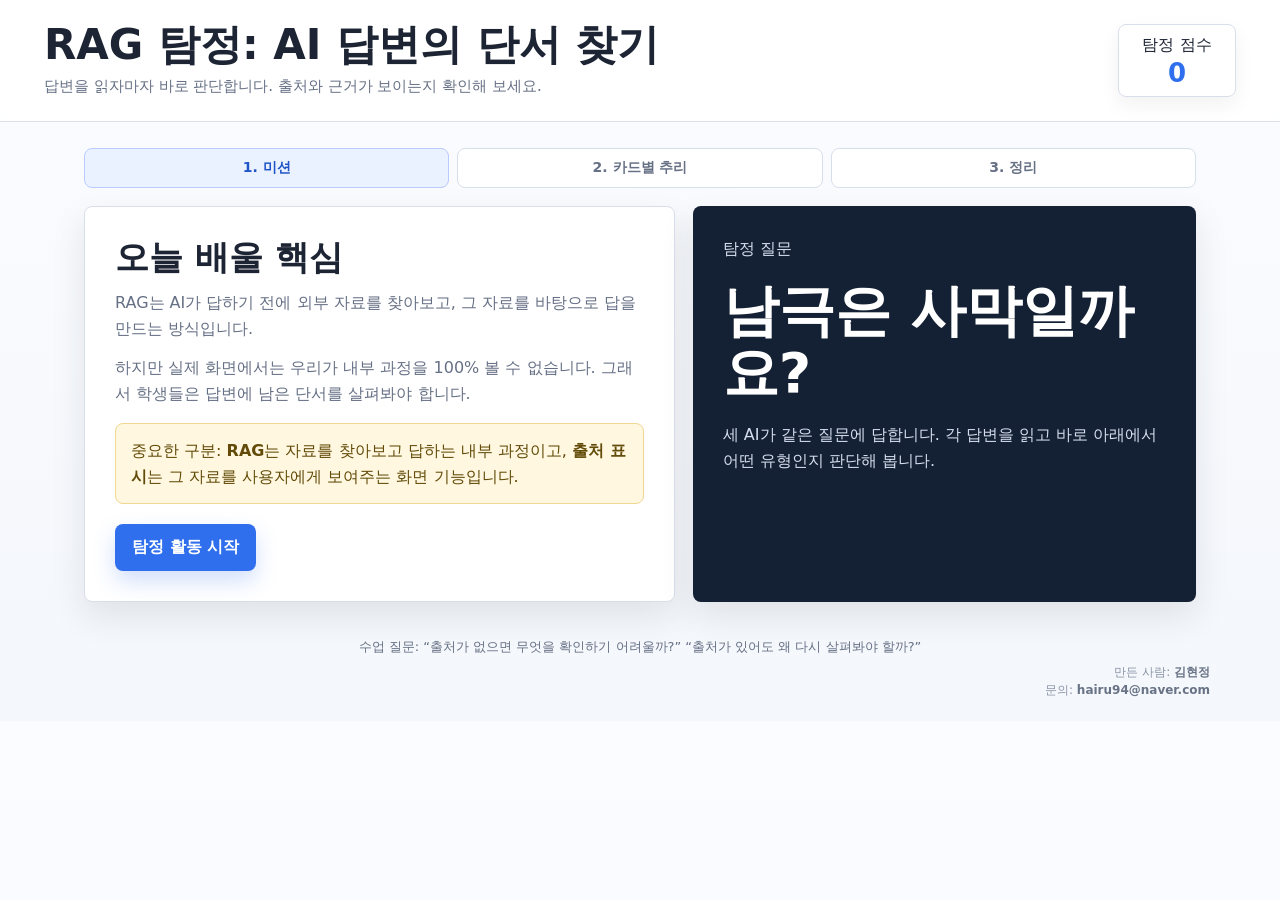
<file: rag-detective/index.html>
<!doctype html>
<html lang="ko">
<head>
  <meta charset="utf-8" />
  <meta name="viewport" content="width=device-width, initial-scale=1" />
  <title>RAG 탐정: AI 답변의 단서 찾기</title>
  <style>
    :root {
      --bg: #f4f7fb;
      --ink: #1d2433;
      --muted: #667085;
      --line: #d8deea;
      --panel: #ffffff;
      --blue: #2f6fed;
      --green: #079669;
      --red: #d9483b;
      --yellow: #a36900;
      --soft-blue: #eaf1ff;
      --soft-green: #e8f7f0;
      --soft-red: #fff0ee;
      --soft-yellow: #fff7df;
      --shadow: 0 14px 34px rgba(29, 36, 51, .10);
    }

    * { box-sizing: border-box; }

    body {
      margin: 0;
      color: var(--ink);
      background: linear-gradient(180deg, #fbfcff 0%, var(--bg) 100%);
      font-family: "Pretendard", "Apple SD Gothic Neo", "Malgun Gothic", system-ui, sans-serif;
    }

    button, textarea { font: inherit; }

    header {
      padding: 22px clamp(18px, 4vw, 44px);
      display: flex;
      justify-content: space-between;
      align-items: center;
      gap: 16px;
      background: rgba(255,255,255,.86);
      border-bottom: 1px solid var(--line);
      position: sticky;
      top: 0;
      z-index: 5;
      backdrop-filter: blur(10px);
    }

    h1 {
      margin: 0;
      font-size: clamp(24px, 4vw, 42px);
      line-height: 1.1;
      letter-spacing: 0;
    }

    h2 {
      margin: 0 0 12px;
      font-size: clamp(22px, 3vw, 34px);
      letter-spacing: 0;
      line-height: 1.2;
    }

    h3 {
      margin: 0 0 10px;
      font-size: 20px;
    }

    p {
      color: var(--muted);
      line-height: 1.65;
      margin: 0 0 12px;
    }

    .subtitle { margin: 6px 0 0; font-size: 15px; }

    .score {
      min-width: 118px;
      padding: 10px 14px;
      border-radius: 8px;
      border: 1px solid var(--line);
      background: #fff;
      text-align: center;
      box-shadow: 0 8px 20px rgba(29, 36, 51, .06);
    }

    .score strong {
      display: block;
      color: var(--blue);
      font-size: 26px;
      line-height: 1;
      margin-top: 4px;
    }

    main {
      width: min(1180px, 100%);
      margin: 0 auto;
      padding: 26px clamp(16px, 4vw, 34px) 36px;
    }

    .progress {
      display: grid;
      grid-template-columns: repeat(3, 1fr);
      gap: 8px;
      margin-bottom: 18px;
    }

    .pill {
      border: 1px solid var(--line);
      border-radius: 8px;
      background: #fff;
      padding: 10px 8px;
      text-align: center;
      color: var(--muted);
      font-size: 14px;
      font-weight: 700;
    }

    .pill.active {
      background: var(--soft-blue);
      border-color: #b9cbff;
      color: #1f55c7;
    }

    .screen { display: none; animation: show .2s ease-out; }
    .screen.active { display: block; }

    @keyframes show {
      from { opacity: 0; transform: translateY(8px); }
      to { opacity: 1; transform: translateY(0); }
    }

    .panel {
      background: var(--panel);
      border: 1px solid var(--line);
      border-radius: 8px;
      box-shadow: var(--shadow);
      padding: clamp(18px, 3vw, 30px);
    }

    .hero {
      display: grid;
      grid-template-columns: 1.08fr .92fr;
      gap: 18px;
      align-items: stretch;
    }

    .dark-card {
      background: #142033;
      color: #fff;
      border-radius: 8px;
      padding: clamp(20px, 3vw, 30px);
      box-shadow: var(--shadow);
    }

    .dark-card p { color: #d5deef; }

    .big {
      margin: 18px 0;
      color: #fff;
      font-size: clamp(30px, 5vw, 56px);
      font-weight: 900;
      line-height: 1.1;
      letter-spacing: 0;
    }

    .notice {
      margin-top: 16px;
      border: 1px solid #f0d890;
      background: var(--soft-yellow);
      color: #624b09;
      border-radius: 8px;
      padding: 14px 15px;
      line-height: 1.6;
    }

    .creator {
      margin-top: 8px;
      color: #8a94a6;
      line-height: 1.45;
      font-size: 12px;
      text-align: right;
    }

    .creator strong {
      color: #687386;
      font-weight: 700;
    }

    .btn {
      border: 0;
      border-radius: 8px;
      padding: 13px 17px;
      background: var(--blue);
      color: #fff;
      font-weight: 900;
      cursor: pointer;
      box-shadow: 0 10px 22px rgba(47,111,237,.22);
    }

    .btn.secondary {
      background: #eef2f8;
      color: var(--ink);
      border: 1px solid var(--line);
      box-shadow: none;
    }

    .row {
      display: flex;
      gap: 10px;
      flex-wrap: wrap;
      margin-top: 20px;
    }

    .grid {
      display: grid;
      grid-template-columns: 1fr 1fr;
      gap: 18px;
      align-items: start;
    }

    .cards {
      display: grid;
      grid-template-columns: repeat(3, 1fr);
      gap: 14px;
      margin: 18px 0;
    }

    .answer-card {
      border: 1px solid var(--line);
      border-radius: 8px;
      background: #fff;
      padding: 17px;
      display: flex;
      flex-direction: column;
      min-height: 520px;
    }

    .tag {
      display: inline-flex;
      width: fit-content;
      align-items: center;
      border-radius: 999px;
      padding: 6px 10px;
      font-size: 13px;
      font-weight: 900;
      margin-bottom: 12px;
      background: #eef2f8;
      color: #43516a;
    }

    .tag.red { background: var(--soft-red); color: var(--red); }
    .tag.green { background: var(--soft-green); color: var(--green); }
    .tag.blue { background: var(--soft-blue); color: #1f55c7; }
    .tag.yellow { background: var(--soft-yellow); color: var(--yellow); }

    .ai-answer {
      color: var(--ink);
      font-size: 17px;
      line-height: 1.62;
      margin-bottom: 14px;
    }

    .source {
      border-top: 1px solid var(--line);
      padding-top: 12px;
      margin-top: 4px;
      font-size: 14px;
      line-height: 1.55;
      color: var(--muted);
    }

    .mini-title {
      margin: 16px 0 8px;
      color: var(--ink);
      font-weight: 900;
    }

    .choice {
      width: 100%;
      text-align: left;
      border: 1px solid var(--line);
      background: #fff;
      color: var(--ink);
      border-radius: 8px;
      padding: 11px 12px;
      cursor: pointer;
      margin-top: 8px;
      font-weight: 800;
      line-height: 1.35;
    }

    .choice.selected {
      border-color: var(--blue);
      background: var(--soft-blue);
      box-shadow: 0 0 0 3px rgba(47,111,237,.12);
    }

    .choice.correct { border-color: #9bdcc7; background: var(--soft-green); }
    .choice.wrong { border-color: #ffc0b8; background: var(--soft-red); }

    .feedback {
      min-height: 30px;
      margin-top: 12px;
      font-weight: 900;
      line-height: 1.5;
    }

    .card-feedback {
      min-height: 58px;
      margin-top: 10px;
      padding: 10px 12px;
      border-radius: 8px;
      background: #f7f9fc;
      color: var(--muted);
      line-height: 1.45;
      font-size: 14px;
    }

    .card-feedback.good {
      background: var(--soft-green);
      color: #056346;
    }

    .card-feedback.bad {
      background: var(--soft-red);
      color: #9c2f25;
    }

    .compare {
      display: grid;
      grid-template-columns: repeat(3, 1fr);
      gap: 13px;
      margin-top: 18px;
    }

    .mini {
      border-radius: 8px;
      border: 1px solid var(--line);
      background: #fff;
      padding: 16px;
    }

    .mini strong {
      display: block;
      margin-bottom: 8px;
      color: var(--ink);
    }

    textarea {
      width: 100%;
      min-height: 104px;
      border: 1px solid var(--line);
      border-radius: 8px;
      padding: 13px;
      resize: vertical;
      outline: none;
      line-height: 1.55;
      color: var(--ink);
    }

    textarea:focus {
      border-color: var(--blue);
      box-shadow: 0 0 0 3px rgba(47,111,237,.12);
    }

    footer {
      padding: 0 20px 22px;
      width: min(1180px, 100%);
      margin: 0 auto;
      text-align: center;
      color: var(--muted);
      font-size: 13px;
    }

    @media (max-width: 980px) {
      header { align-items: flex-start; }
      .hero, .grid, .cards, .compare, .progress { grid-template-columns: 1fr; }
      .answer-card { min-height: auto; }
    }
  </style>
</head>
<body>
  <header>
    <div>
      <h1>RAG 탐정: AI 답변의 단서 찾기</h1>
      <p class="subtitle">답변을 읽자마자 바로 판단합니다. 출처와 근거가 보이는지 확인해 보세요.</p>
    </div>
    <div class="score">탐정 점수<strong id="score">0</strong></div>
  </header>

  <main>
    <nav class="progress" aria-label="활동 단계">
      <div class="pill active">1. 미션</div>
      <div class="pill">2. 카드별 추리</div>
      <div class="pill">3. 정리</div>
    </nav>

    <section class="screen active" id="screen-0">
      <div class="hero">
        <div class="panel">
          <h2>오늘 배울 핵심</h2>
          <p>RAG는 AI가 답하기 전에 외부 자료를 찾아보고, 그 자료를 바탕으로 답을 만드는 방식입니다.</p>
          <p>하지만 실제 화면에서는 우리가 내부 과정을 100% 볼 수 없습니다. 그래서 학생들은 답변에 남은 단서를 살펴봐야 합니다.</p>
          <div class="notice">
            중요한 구분: <strong>RAG</strong>는 자료를 찾아보고 답하는 내부 과정이고, <strong>출처 표시</strong>는 그 자료를 사용자에게 보여주는 화면 기능입니다.
          </div>
          <div class="row">
            <button class="btn" onclick="go(1)">탐정 활동 시작</button>
          </div>
        </div>
        <div class="dark-card">
          <p>탐정 질문</p>
          <div class="big">남극은 사막일까요?</div>
          <p>세 AI가 같은 질문에 답합니다. 각 답변을 읽고 바로 아래에서 어떤 유형인지 판단해 봅니다.</p>
        </div>
      </div>
    </section>

    <section class="screen" id="screen-1">
      <div class="panel">
        <h2>답변을 읽고 바로 유형을 고르세요</h2>
        <p>각 카드 안에서 답변, 출처 유무, 근거 문장을 확인한 뒤 바로 선택합니다. 이렇게 해야 방금 본 내용을 기억한 상태에서 판단할 수 있습니다.</p>

        <div class="cards">
          <article class="answer-card">
            <span class="tag red">답변 A</span>
            <h3>AI A</h3>
            <p class="ai-answer">“아니요. 남극은 얼음으로 덮여 있으므로 사막이 아닙니다. 사막은 보통 덥고 모래가 많은 곳입니다.”</p>
            <div class="source">
              <strong>화면에 보이는 출처:</strong><br />
              없음
            </div>
            <div class="mini-title">A는 어떤 답변일까요?</div>
            <button class="choice" data-q="a" data-answer="memory" onclick="pick(this)">기억 기반 답변</button>
            <button class="choice" data-q="a" data-answer="maybe" onclick="pick(this)">RAG일 수도 있지만 확인 어려움</button>
            <button class="choice" data-q="a" data-answer="visible" onclick="pick(this)">출처가 보이는 RAG형 답변</button>
            <div class="card-feedback" id="feedback-a">힌트: 출처가 없고 흔한 오해를 말하고 있는지 보세요.</div>
          </article>

          <article class="answer-card">
            <span class="tag yellow">답변 B</span>
            <h3>AI B</h3>
            <p class="ai-answer">“네. 남극은 사막입니다. 사막은 강수량이 매우 적은 지역을 뜻하며, 남극은 매우 건조한 지역입니다.”</p>
            <div class="source">
              <strong>화면에 보이는 출처:</strong><br />
              없음
            </div>
            <div class="mini-title">B는 어떤 답변일까요?</div>
            <button class="choice" data-q="b" data-answer="memory" onclick="pick(this)">기억 기반 답변</button>
            <button class="choice" data-q="b" data-answer="maybe" onclick="pick(this)">RAG일 수도 있지만 확인 어려움</button>
            <button class="choice" data-q="b" data-answer="visible" onclick="pick(this)">출처가 보이는 RAG형 답변</button>
            <div class="card-feedback" id="feedback-b">힌트: 답은 맞아 보이지만, 사용자가 출처를 확인할 수 있나요?</div>
          </article>

          <article class="answer-card">
            <span class="tag green">답변 C</span>
            <h3>AI C</h3>
            <p class="ai-answer">“네. 남극은 사막입니다. 사막은 기온이 아니라 강수량이 매우 적은 지역을 뜻합니다. 남극은 강수량이 적어 지구에서 가장 큰 사막으로 분류됩니다.”</p>
            <div class="source">
              <strong>화면에 보이는 출처:</strong><br />
              자료 1: 사막의 기준<br />
              자료 2: 남극의 분류
            </div>
            <div class="mini-title">C는 어떤 답변일까요?</div>
            <button class="choice" data-q="c" data-answer="memory" onclick="pick(this)">기억 기반 답변</button>
            <button class="choice" data-q="c" data-answer="maybe" onclick="pick(this)">RAG일 수도 있지만 확인 어려움</button>
            <button class="choice" data-q="c" data-answer="visible" onclick="pick(this)">출처가 보이는 RAG형 답변</button>
            <div class="card-feedback" id="feedback-c">힌트: 답변과 함께 참고 자료가 보이는지 확인하세요.</div>
          </article>
        </div>

        <div class="feedback" id="quiz-feedback"></div>
        <div class="row">
          <button class="btn secondary" onclick="go(0)">이전</button>
          <button class="btn" onclick="checkQuiz()">전체 결과 보기</button>
        </div>
      </div>
    </section>

    <section class="screen" id="screen-2">
      <div class="grid">
        <div class="panel">
          <h2>정리: RAG와 출처 표시는 다릅니다</h2>
          <div class="compare">
            <div class="mini">
              <span class="tag red">기억 기반</span>
              <strong>답변 A</strong>
              출처가 없고, “사막은 덥고 모래가 많다”는 흔한 오해를 바탕으로 말했습니다.
            </div>
            <div class="mini">
              <span class="tag yellow">RAG 가능</span>
              <strong>답변 B</strong>
              내용은 맞아 보이지만 출처가 없어서 RAG를 썼는지 사용자가 확인하기 어렵습니다.
            </div>
            <div class="mini">
              <span class="tag green">출처 공개 RAG</span>
              <strong>답변 C</strong>
              답변과 함께 참고 자료가 보입니다. 그래서 사용자가 근거를 확인하기 쉽습니다.
            </div>
          </div>
          <div class="notice">
            학생용 한 문장: RAG는 AI가 책을 펴서 자료를 찾아보고 답하는 방식이고, 출처 표시는 어떤 책을 봤는지 보여주는 기능입니다.
          </div>
        </div>

        <div class="panel">
          <h2>내 말로 설명하기</h2>
          <p>빈칸에 들어갈 말을 생각하며 한 문장으로 정리해 보세요.</p>
          <p><strong>RAG는 AI가 답하기 전에 ________를 찾아보고, 그 내용을 바탕으로 ________을 만드는 방식이다. 하지만 RAG를 써도 ________가 항상 보이는 것은 아니다.</strong></p>
          <textarea id="note" placeholder="예: RAG는 AI가 자료를 찾아보고 그 자료를 바탕으로 답변을 만드는 방식이다. 하지만 출처가 항상 보이는 것은 아니다."></textarea>
          <div class="feedback" id="note-feedback"></div>
          <div class="row">
            <button class="btn secondary" onclick="go(1)">이전</button>
            <button class="btn" onclick="finish()">정리 완료</button>
            <button class="btn secondary" onclick="resetGame()">다시 하기</button>
          </div>
        </div>
      </div>
    </section>
  </main>

  <footer>
    <div>수업 질문: “출처가 없으면 무엇을 확인하기 어려울까?” “출처가 있어도 왜 다시 살펴봐야 할까?”</div>
    <div class="creator">
      만든 사람: <strong>김현정</strong><br />
      문의: <strong>hairu94@naver.com</strong>
    </div>
  </footer>

  <script>
    const screens = [...document.querySelectorAll(".screen")];
    const pills = [...document.querySelectorAll(".pill")];
    const scoreEl = document.getElementById("score");
    const correct = { a: "memory", b: "maybe", c: "visible" };
    const explanations = {
      a: {
        good: "맞아요. A는 자료나 출처 없이 흔한 오해를 바탕으로 답한 기억 기반 답변입니다.",
        bad: "다시 보세요. A는 출처가 없고, 남극이 사막이 아니라는 흔한 오해를 말하고 있습니다."
      },
      b: {
        good: "맞아요. B는 내용은 맞아 보이지만 출처가 없어서 RAG를 썼는지 확인하기 어렵습니다.",
        bad: "조금 더 생각해 봅시다. B는 맞는 내용처럼 보이지만 출처가 없으므로 내부에서 RAG를 썼다고 단정할 수 없습니다."
      },
      c: {
        good: "맞아요. C는 참고 자료가 함께 보이므로 출처가 보이는 RAG형 답변입니다.",
        bad: "다시 보세요. C는 답변 아래에 참고 자료가 표시되어 있어 사용자가 근거를 확인할 수 있습니다."
      }
    };
    const chosen = {};
    const scored = {};
    let score = 0;
    let finished = false;

    function go(index) {
      screens.forEach((screen, i) => screen.classList.toggle("active", i === index));
      pills.forEach((pill, i) => pill.classList.toggle("active", i === index));
    }

    function addScore(points) {
      score += points;
      scoreEl.textContent = score;
    }

    function pick(button) {
      const q = button.dataset.q;
      const answer = button.dataset.answer;
      chosen[q] = answer;

      document.querySelectorAll(`[data-q="${q}"]`).forEach(item => {
        item.classList.remove("selected", "correct", "wrong");
      });

      const isCorrect = answer === correct[q];
      button.classList.add("selected", isCorrect ? "correct" : "wrong");

      const feedback = document.getElementById(`feedback-${q}`);
      feedback.textContent = isCorrect ? explanations[q].good : explanations[q].bad;
      feedback.classList.toggle("good", isCorrect);
      feedback.classList.toggle("bad", !isCorrect);

      if (isCorrect && !scored[q]) {
        scored[q] = true;
        addScore(20);
      }

      document.getElementById("quiz-feedback").textContent = "";
    }

    function checkQuiz() {
      const feedback = document.getElementById("quiz-feedback");
      if (!chosen.a || !chosen.b || !chosen.c) {
        feedback.textContent = "A, B, C를 모두 선택해 주세요. 각 카드 아래에서 바로 고르면 됩니다.";
        return;
      }

      const count = Object.keys(correct).filter(key => chosen[key] === correct[key]).length;
      feedback.textContent = `${count}/3개 맞았습니다. 이제 왜 그렇게 구분하는지 정리해 봅시다.`;
      setTimeout(() => go(2), 800);
    }

    function finish() {
      const note = document.getElementById("note").value.trim();
      const feedback = document.getElementById("note-feedback");
      if (note.length < 12) {
        feedback.textContent = "한 문장으로 조금만 더 써 보세요.";
        return;
      }
      feedback.textContent = "좋습니다. RAG와 출처 표시의 차이를 자기 말로 설명했습니다.";
      if (!finished) {
        addScore(20);
        finished = true;
      }
    }

    function resetGame() {
      score = 0;
      finished = false;
      scoreEl.textContent = "0";
      Object.keys(chosen).forEach(key => delete chosen[key]);
      Object.keys(scored).forEach(key => delete scored[key]);
      document.querySelectorAll(".choice").forEach(item => {
        item.classList.remove("selected", "correct", "wrong");
      });
      document.querySelectorAll(".card-feedback").forEach(item => {
        item.classList.remove("good", "bad");
      });
      document.getElementById("feedback-a").textContent = "힌트: 출처가 없고 흔한 오해를 말하고 있는지 보세요.";
      document.getElementById("feedback-b").textContent = "힌트: 답은 맞아 보이지만, 사용자가 출처를 확인할 수 있나요?";
      document.getElementById("feedback-c").textContent = "힌트: 답변과 함께 참고 자료가 보이는지 확인하세요.";
      document.getElementById("quiz-feedback").textContent = "";
      document.getElementById("note-feedback").textContent = "";
      document.getElementById("note").value = "";
      go(0);
    }
  </script>
</body>
</html>
</file>
<file: app-planning-studio/styles.css>
:root {
  --paper: #f7f7f5;
  --card: #ffffff;
  --ink: #292522;
  --muted: #74706c;
  --blue: #4f433d;
  --blue-dark: #2f2926;
  --yellow: #fee500;
  --yellow-soft: #fff8bf;
  --brown: #3c1e1e;
  --line: #e9e7e3;
  --danger: #e14b45;
  --green: #2f9b68;
  --shadow: 0 14px 40px rgba(61, 50, 43, 0.08);
}

* { box-sizing: border-box; }

html { scroll-behavior: smooth; }

body {
  margin: 0;
  min-height: 100vh;
  color: var(--ink);
  font-family: "Pretendard", "Noto Sans KR", "Apple SD Gothic Neo", Arial, sans-serif;
  background: var(--paper);
}

button, textarea, input { font: inherit; }
button { -webkit-tap-highlight-color: transparent; }

.topbar {
  width: min(1080px, calc(100% - 32px));
  margin: 0 auto;
  padding: 34px 0 18px;
  display: flex;
  align-items: center;
  justify-content: space-between;
  gap: 20px;
}

.brand-wrap { display: flex; align-items: center; gap: 14px; }
.brand-mark {
  width: 46px; height: 46px; display: grid; place-items: center;
  border: 2px solid var(--ink); border-radius: 13px; background: var(--yellow);
  font-size: 27px; font-family: Georgia, serif; transform: rotate(-3deg);
  box-shadow: 4px 4px 0 var(--ink);
}

.eyebrow, .kicker {
  margin: 0 0 5px; color: var(--blue); font-size: 12px;
  font-weight: 800; letter-spacing: .08em; text-transform: uppercase;
}

.topbar h1 { margin: 0; font-family: Georgia, "Nanum Myeongjo", serif; font-size: 25px; }
.topbar h1 span { background: linear-gradient(transparent 57%, var(--yellow) 57% 91%, transparent 91%); }

.privacy-badge {
  padding: 9px 13px; border: 1px solid #b9decf; border-radius: 999px;
  color: #156744; background: #effaf5; font-size: 13px; font-weight: 750;
}
.privacy-badge span { color: #28a46d; margin-right: 4px; }

.shell { width: min(960px, calc(100% - 32px)); margin: 24px auto 70px; }
.view { display: none; }
.view.active { display: block; animation: rise .28s ease-out; }
@keyframes rise { from { opacity: 0; transform: translateY(8px); } to { opacity: 1; transform: none; } }

.paper {
  position: relative; background: rgba(255, 255, 255, .97); border: 1.5px solid var(--line);
  border-radius: 18px; box-shadow: var(--shadow);
}

.hero-card { max-width: 680px; margin: 35px auto 0; padding: 50px 54px 38px; text-align: center; }
.tape {
  position: absolute; top: -16px; left: 50%; width: 120px; height: 31px;
  transform: translateX(-50%) rotate(-1.5deg); background: rgba(255, 216, 77, .7);
  border-left: 1px dashed rgba(60, 50, 0, .2); border-right: 1px dashed rgba(60, 50, 0, .2);
}

.hero-card h2, .review-card > h2 {
  margin: 10px 0 14px; font-family: Georgia, "Nanum Myeongjo", serif;
  font-size: clamp(30px, 5vw, 43px); line-height: 1.3; letter-spacing: -.02em;
}
mark { color: inherit; background: linear-gradient(transparent 58%, var(--yellow) 58% 92%, transparent 92%); }
.intro-copy { max-width: 510px; margin: 0 auto; color: var(--muted); font-size: 16px; line-height: 1.75; }

.roadmap { margin: 28px 0; padding: 0; display: grid; gap: 10px; text-align: left; list-style: none; }
.roadmap li { padding: 13px 16px; border: 1px dashed #cbd2df; border-radius: 11px; background: #fcfdff; }
.roadmap li > span {
  display: inline-grid; place-items: center; width: 25px; height: 25px; margin-right: 10px;
  border-radius: 50%; color: white; background: var(--blue); font-size: 13px; font-weight: 800;
}
.save-note { margin: 14px 0 0; color: var(--muted); font-size: 12.5px; }

.btn {
  min-height: 44px; padding: 10px 17px; border-radius: 10px; border: 1.5px solid transparent;
  font-weight: 800; cursor: pointer; transition: transform .15s, box-shadow .15s, background .15s;
}
.btn:hover { transform: translateY(-1px); }
.btn:focus-visible, .text-btn:focus-visible, textarea:focus, input:focus { outline: 3px solid rgba(43, 92, 230, .22); outline-offset: 2px; }
.btn.primary { color: white; background: var(--blue); box-shadow: 0 5px 0 var(--blue-dark); }
.btn.primary:hover { background: #2451d3; }
.btn.secondary { color: var(--ink); border-color: #cbd2df; background: white; }
.btn.dark { color: white; background: var(--ink); box-shadow: 0 5px 0 #111b2c; }
.btn.danger-outline { color: var(--danger); border-color: #e6b7b4; background: white; }
.btn.wide { width: 100%; font-size: 17px; }
.btn.small { min-height: 36px; padding: 7px 12px; font-size: 13px; }
.btn.grow { flex: 1; }
.btn:disabled { opacity: .5; cursor: not-allowed; transform: none; box-shadow: none; }

.step-tabs { display: flex; gap: 6px; margin-bottom: 12px; overflow-x: auto; padding: 3px 2px 5px; }
.step-tab {
  flex: 1 0 auto; min-width: 92px; padding: 9px 12px; border-radius: 10px 10px 4px 4px;
  border: 1.5px solid var(--line); background: rgba(255,255,255,.72); color: var(--muted);
  font-weight: 700; cursor: pointer;
}
.step-tab.active { border-color: var(--blue); color: var(--ink); background: white; box-shadow: inset 0 -4px var(--yellow); }
.step-tab.done::before { content: "✓ "; color: var(--green); }

.question-card, .review-card { padding: clamp(24px, 5vw, 42px); }
.question-topline, .plan-heading-row { display: flex; align-items: flex-start; justify-content: space-between; gap: 20px; }
.step-count { color: var(--blue); font-weight: 850; font-size: 13px; }
.text-btn { border: 0; padding: 3px; background: none; color: var(--muted); cursor: pointer; text-decoration: underline; }
.text-btn.danger { color: var(--danger); font-size: 12.5px; }
.question-card h2 { margin: 9px 0 7px; font-family: Georgia, "Nanum Myeongjo", serif; font-size: clamp(25px, 4vw, 34px); }
.why { margin: 0 0 19px; color: var(--muted); line-height: 1.7; }

textarea, input {
  width: 100%; border: 1.5px solid #cfd6e2; border-radius: 11px; color: var(--ink);
  background: #fffdf5; padding: 14px; line-height: 1.65; resize: vertical;
}
textarea::placeholder, input::placeholder { color: #99a1ad; }
.validation { min-height: 24px; margin: 7px 0 0; color: var(--danger); font-size: 14px; font-weight: 700; }

.hint-box { margin-top: 12px; padding: 14px 17px; border-left: 4px solid var(--yellow); border-radius: 8px; background: rgba(255,216,77,.16); }
.hint-box h3 { margin: 0 0 5px; font-size: 14px; }
.hint-box ul { margin: 0; padding-left: 21px; color: var(--muted); line-height: 1.75; font-size: 14px; }
.button-row { display: flex; gap: 12px; margin-top: 24px; }
.button-row.between { justify-content: space-between; }
.button-row.end { justify-content: flex-end; }

.review-list { border-top: 1px dashed #cbd2df; }
.review-item { padding: 17px 0; border-bottom: 1px dashed #cbd2df; }
.review-label { display: flex; justify-content: space-between; gap: 12px; margin-bottom: 6px; color: var(--blue); font-size: 13px; font-weight: 850; }
.review-item p { margin: 0; white-space: pre-wrap; line-height: 1.7; }

.result-grid { display: grid; grid-template-columns: minmax(0, 1.55fr) minmax(280px, .75fr); gap: 18px; align-items: start; }
.plan-card { padding: clamp(24px, 4vw, 38px); }
.plan-card h2 { margin: 5px 0; font-family: Georgia, "Nanum Myeongjo", serif; font-size: 35px; }
.one-liner { margin: 10px 0 27px; padding: 12px 15px; border-radius: 9px; background: rgba(255,216,77,.23); font-weight: 750; line-height: 1.65; }
.plan-section { margin: 0 0 22px; }
.plan-section h3 { margin: 0 0 7px; color: var(--blue); font-size: 13px; letter-spacing: .06em; }
.plan-section p, .plan-section ol { margin: 0; line-height: 1.75; white-space: pre-wrap; }
.plan-section ol { padding-left: 23px; }
.plan-section li { margin-bottom: 5px; }

.side-stack { display: grid; gap: 18px; }
.suggestion-card, .question-note, .export-card { padding: 23px; }
.suggestion-card { background: #f4f7ff; border-color: #b9c8f5; }
.suggestion-card h3, .export-card h3 { margin: 5px 0 8px; }
.suggestion-card > p:not(.kicker), .export-card > div > p:not(.kicker) { margin: 0 0 14px; color: var(--muted); font-size: 13px; line-height: 1.6; }
.suggestion { padding: 12px 0; border-top: 1px dashed #bdc9e9; }
.suggestion b { display: block; margin-bottom: 4px; }
.suggestion p { margin: 0 0 8px; color: var(--muted); font-size: 13px; line-height: 1.55; }
.suggestion button.added { color: var(--green); border-color: #9ed2bd; }
.question-note { background: #fff9df; border-color: #ead989; }
.question-note ol { margin: 0; padding-left: 22px; line-height: 1.75; font-size: 14px; }
.question-note li + li { margin-top: 8px; }

.export-card { margin-top: 18px; }
.export-actions { display: flex; flex-wrap: wrap; gap: 10px; }
.copy-status { min-height: 20px; margin: 10px 0 0; color: var(--green); font-weight: 800; font-size: 13px; }
.manual-copy { display: none; margin-top: 8px; background: #fff8ee; border-color: #dc9c77; font-size: 13px; }
.manual-copy.show { display: block; }
.result-actions { justify-content: space-between; }

dialog { width: min(680px, calc(100% - 24px)); max-height: calc(100vh - 32px); padding: 0; border: 0; border-radius: 18px; color: var(--ink); box-shadow: 0 25px 90px rgba(20,30,50,.3); }
dialog::backdrop { background: rgba(25,36,58,.55); backdrop-filter: blur(3px); }
.dialog-card { padding: 28px; overflow-y: auto; }
.dialog-heading { display: flex; justify-content: space-between; align-items: flex-start; }
.dialog-heading h2 { margin: 4px 0 18px; }
.dialog-card label { display: block; margin-bottom: 14px; font-size: 13px; color: var(--blue); font-weight: 800; }
.dialog-card label input, .dialog-card label textarea { margin-top: 6px; color: var(--ink); font-weight: 500; }
.dialog-card small { display: block; margin-top: 4px; color: var(--muted); font-weight: 500; }
.icon-btn { width: 38px; height: 38px; border: 0; border-radius: 50%; background: #eef1f6; font-size: 24px; cursor: pointer; }

footer { padding: 30px 16px 45px; text-align: center; color: var(--muted); font-size: 12px; }
.sr-only { position: absolute; width: 1px; height: 1px; padding: 0; margin: -1px; overflow: hidden; clip: rect(0,0,0,0); white-space: nowrap; border: 0; }

@media (max-width: 780px) {
  .topbar { align-items: flex-start; padding-top: 22px; }
  .privacy-badge { font-size: 0; padding: 9px; }
  .privacy-badge::after { content: "API 없음"; font-size: 12px; }
  .result-grid { grid-template-columns: 1fr; }
  .side-stack { grid-template-columns: 1fr 1fr; }
}

@media (max-width: 560px) {
  .shell, .topbar { width: min(100% - 20px, 960px); }
  .topbar h1 { font-size: 20px; }
  .brand-mark { width: 40px; height: 40px; }
  .eyebrow { font-size: 10px; }
  .hero-card { padding: 42px 22px 27px; }
  .hero-card h2 { font-size: 29px; }
  .question-card, .review-card, .plan-card { padding: 22px 18px; }
  .side-stack { grid-template-columns: 1fr; }
  .button-row:not(.between) { flex-direction: column; }
  .button-row .btn { width: 100%; }
  .export-actions { display: grid; }
  .export-actions .btn { width: 100%; }
  .result-actions { flex-direction: column; }
}

@media print {
  body { background: white; }
  .topbar, .side-stack, .export-card, .result-actions, footer, #edit-result-btn { display: none !important; }
  .shell { width: 100%; margin: 0; }
  .result-grid { display: block; }
  .plan-card { box-shadow: none; border: 0; }
}

/* Bright chat-style refresh */
body::before {
  content: "";
  position: fixed;
  inset: 0 0 auto;
  height: 6px;
  z-index: 20;
  background: var(--yellow);
}

.topbar {
  width: min(1100px, calc(100% - 40px));
  padding: 30px 0 12px;
}

.brand-mark {
  position: relative;
  width: 48px;
  height: 48px;
  border: 0;
  border-radius: 17px;
  background: var(--yellow);
  box-shadow: none;
  transform: none;
}

.brand-mark::before {
  content: "";
  width: 25px;
  height: 19px;
  border-radius: 50%;
  background: var(--brown);
}

.brand-mark::after {
  content: "";
  position: absolute;
  left: 13px;
  bottom: 11px;
  width: 8px;
  height: 8px;
  background: var(--brown);
  transform: rotate(28deg);
  border-radius: 1px;
}

.brand-mark i {
  position: absolute;
  z-index: 1;
  width: 3px;
  height: 3px;
  border-radius: 50%;
  background: var(--yellow);
  box-shadow: 6px 0 var(--yellow), 12px 0 var(--yellow);
  transform: translateX(-6px);
}

.eyebrow, .kicker { color: #8b7f00; letter-spacing: .045em; }
.topbar h1 { font-family: inherit; font-size: 23px; font-weight: 850; letter-spacing: -.04em; }
.topbar h1 span { background: none; }

.privacy-badge {
  border-color: #d8eadf;
  color: #28714d;
  background: #f0faf4;
  font-weight: 700;
}

.shell { width: min(1000px, calc(100% - 32px)); margin-top: 28px; }
.paper { border: 1px solid var(--line); border-radius: 24px; box-shadow: var(--shadow); }

.hero-layout {
  display: grid;
  grid-template-columns: minmax(0, 1.35fr) minmax(300px, .65fr);
  gap: 20px;
  align-items: stretch;
}

.hero-card {
  max-width: none;
  margin: 0;
  padding: clamp(36px, 6vw, 62px);
  text-align: left;
  overflow: hidden;
}

.hero-card::after {
  content: "";
  position: absolute;
  width: 190px;
  height: 190px;
  right: -90px;
  top: -90px;
  border-radius: 50%;
  background: var(--yellow-soft);
  z-index: 0;
}

.hero-card > * { position: relative; z-index: 1; }
.hero-card h2, .review-card > h2 {
  font-family: inherit;
  font-size: clamp(34px, 5.2vw, 54px);
  line-height: 1.18;
  letter-spacing: -.055em;
  font-weight: 900;
}

mark { background: linear-gradient(transparent 61%, var(--yellow) 61% 92%, transparent 92%); }
.intro-copy { max-width: 560px; margin: 0; font-size: 16px; }
.roadmap { margin: 27px 0; counter-reset: roadmap; }
.roadmap li {
  border: 0;
  padding: 10px 0;
  background: transparent;
  color: #58524e;
}
.roadmap li + li { border-top: 1px solid #f0efec; }
.roadmap li > span { color: var(--brown); background: var(--yellow); }
.save-note { text-align: center; color: #5f5a56; }
.save-note span { color: var(--green); font-weight: 900; }

.chat-preview {
  min-height: 100%;
  padding: 30px 22px;
  border-radius: 24px;
  background: #b5c7d3;
  box-shadow: var(--shadow);
  display: flex;
  flex-direction: column;
  justify-content: center;
  gap: 12px;
}
.chat-day {
  align-self: center;
  margin-bottom: 4px;
  padding: 5px 12px;
  border-radius: 999px;
  color: white;
  background: rgba(70, 87, 97, .28);
  font-size: 11px;
}
.bubble {
  position: relative;
  max-width: 88%;
  padding: 12px 14px;
  border-radius: 5px 15px 15px;
  font-size: 14px;
  line-height: 1.55;
  box-shadow: 0 2px 4px rgba(60,70,80,.08);
}
.bubble.bot { align-self: flex-start; background: white; }
.bubble.student { align-self: flex-end; border-radius: 15px 5px 15px 15px; background: var(--yellow); }
.bubble.accent { font-weight: 750; }

.btn {
  min-height: 47px;
  border-radius: 13px;
  box-shadow: none !important;
  transition: transform .16s ease, filter .16s ease;
}
.btn:hover { transform: translateY(-1px); filter: brightness(.98); }
.btn.primary { color: var(--brown); background: var(--yellow); }
.btn.primary:hover { background: #f5dd00; }
.btn.dark { background: var(--brown); }
.btn.secondary { border-color: var(--line); background: #f7f7f5; }
.btn:focus-visible, .text-btn:focus-visible, textarea:focus, input:focus {
  outline: 3px solid rgba(254, 229, 0, .5);
  outline-offset: 2px;
}

.progress-summary {
  display: flex;
  align-items: flex-end;
  justify-content: space-between;
  gap: 22px;
  margin: 0 3px 14px;
}
.progress-summary > div:first-child { display: grid; gap: 2px; }
.progress-summary b { font-size: 17px; }
.progress-summary span { color: var(--muted); font-size: 12px; }
.progress-track { width: 220px; height: 8px; overflow: hidden; border-radius: 999px; background: #e8e6e1; }
.progress-track i { display: block; width: 16.66%; height: 100%; border-radius: inherit; background: var(--yellow); transition: width .25s ease; }

.step-tabs { gap: 7px; }
.step-tab {
  min-width: 102px;
  padding: 10px 13px;
  border: 0;
  border-radius: 999px;
  background: #e9e8e4;
  color: #77716c;
}
.step-tab.active { border: 0; background: var(--brown); color: white; box-shadow: none; }
.step-tab.done { color: #365e49; background: #e5f3eb; }
.step-tab.locked { color: #aaa59f; background: #efeeeb; cursor: not-allowed; }
.step-tab.locked::before { content: "🔒 "; font-size: 10px; filter: grayscale(1); }

.question-card, .review-card { padding: clamp(25px, 5vw, 46px); }
.step-count, .review-label { color: #8b7f00; }
.question-card h2 { font-family: inherit; font-weight: 900; letter-spacing: -.035em; }
textarea, input { border-color: #ddd9d3; background: white; border-radius: 15px; }
textarea:focus, input:focus { border-color: #d1bd00; }
.validation:not(:empty) {
  margin-top: 10px;
  padding: 11px 13px;
  border-radius: 10px;
  background: #fff0ef;
}
.input-rule { margin: 2px 0 14px; color: #89837d; font-size: 12px; }
.input-rule span { color: #aa9900; }
.hint-box { border: 0; border-radius: 15px; background: var(--yellow-soft); }

.review-item { padding: 18px 2px; }
.review-label .text-btn { padding: 5px 10px; border-radius: 9px; background: #f2f1ed; text-decoration: none; }

.result-grid { grid-template-columns: minmax(0, 1.45fr) minmax(290px, .7fr); gap: 20px; }
.plan-card { border-top: 6px solid var(--yellow); }
.plan-card h2 { font-family: inherit; font-weight: 900; letter-spacing: -.04em; }
.one-liner { border-radius: 14px; background: var(--yellow-soft); }
.plan-section { padding: 0 0 20px; border-bottom: 1px solid #f0efec; }
.plan-section:last-child { border-bottom: 0; }
.plan-section h3 { color: #857a00; }
.suggestion-card { border: 0; background: #fff7aa; }
.suggestion { border-color: rgba(79, 67, 61, .15); }
.question-note { border: 0; background: white; }

.export-grid { display: grid; grid-template-columns: 1fr 1fr; gap: 18px; margin-top: 18px; }
.export-card { margin: 0; display: flex; flex-direction: column; justify-content: space-between; min-height: 250px; padding: 26px; }
.padlet-export { background: white; }
.ai-export { color: white; background: #403431; border-color: #403431; }
.ai-export .kicker { color: #ffe925; }
.ai-export > div > p:not(.kicker) { color: #d9d2cf; }
.export-icon { display: grid; place-items: center; width: 43px; height: 43px; margin-bottom: 14px; border-radius: 14px; background: var(--yellow-soft); font-size: 21px; }
.ai-export .export-icon { background: rgba(255,255,255,.12); }
.export-actions { margin-top: 12px; }
.export-actions .btn { flex: 1; }
.ai-export .btn.dark { border-color: var(--yellow); color: var(--brown); background: var(--yellow); }
.copy-feedback { padding: 0 8px; }
.copy-status:not(:empty) { display: inline-block; padding: 9px 13px; border-radius: 10px; background: #e9f7ef; }
.manual-copy { border-radius: 15px; }

dialog { border-radius: 24px; }
.dialog-card label { color: #807500; }

@media (max-width: 800px) {
  .hero-layout, .result-grid { grid-template-columns: 1fr; }
  .chat-preview { min-height: 350px; }
  .side-stack, .export-grid { grid-template-columns: 1fr 1fr; }
}

@media (max-width: 600px) {
  .topbar { width: calc(100% - 24px); padding-top: 22px; }
  .shell { width: calc(100% - 20px); margin-top: 18px; }
  .hero-card { padding: 34px 23px 26px; }
  .hero-card h2 { font-size: 36px; }
  .chat-preview { min-height: 315px; }
  .progress-summary { display: block; }
  .progress-track { width: 100%; margin-top: 10px; }
  .side-stack, .export-grid { grid-template-columns: 1fr; }
  .export-card { min-height: 0; }
  .question-topline { gap: 10px; }
  .input-rule { line-height: 1.5; }
}

@media print {
  .export-grid, .copy-feedback, .progress-summary, .chat-preview { display: none !important; }
}

/* Independent visual identity: colorful student planning studio */
:root {
  --paper: #f8f7fb;
  --ink: #29283a;
  --muted: #737184;
  --blue: #5b55c5;
  --blue-dark: #433da8;
  --yellow: #ffd76a;
  --yellow-soft: #fff5cf;
  --brown: #35334c;
  --line: #e8e5ef;
  --green: #39a985;
  --shadow: 0 16px 42px rgba(65, 57, 102, .09);
}

body {
  background:
    radial-gradient(circle at 8% 12%, rgba(255, 215, 106, .19), transparent 22%),
    radial-gradient(circle at 94% 30%, rgba(135, 215, 203, .18), transparent 24%),
    var(--paper);
}

body::before { display: none; }
.topbar { justify-content: flex-start; padding-top: 28px; }
.brand-wrap { gap: 0; }
.brand-mark, .privacy-badge, .save-note { display: none !important; }
.eyebrow { color: #7c72cf; }
.topbar h1 { font-size: 25px; color: #302e47; letter-spacing: -.035em; }

.hero-layout { grid-template-columns: minmax(0, 1.22fr) minmax(330px, .78fr); }
.hero-card { border-top: 7px solid #8278df; }
.hero-card::after {
  width: 210px;
  height: 210px;
  right: -112px;
  top: -120px;
  background: #fff0ad;
}
.hero-card::before {
  content: "";
  position: absolute;
  right: 45px;
  top: 38px;
  width: 13px;
  height: 13px;
  z-index: 1;
  border-radius: 50%;
  background: #ff8d7d;
  box-shadow: 23px 8px 0 #67cdb8, 45px -4px 0 #8f83e7;
}
.hero-card h2 { color: #29283a; }
mark { background: linear-gradient(transparent 64%, #ffd76a 64% 92%, transparent 92%); }
.roadmap li > span { color: white; background: #7b70d4; }
.roadmap li:nth-child(2) > span { background: #48b89e; }
.roadmap li:nth-child(3) > span { background: #ef7f70; }

.btn.primary { color: white; background: #655bc9; }
.btn.primary:hover { background: #564cbb; }
.btn.dark { background: #35334c; }
.btn:focus-visible, .text-btn:focus-visible, textarea:focus, input:focus {
  outline-color: rgba(101, 91, 201, .28);
}
.progress-track i { background: linear-gradient(90deg, #7c72d7, #4fc2aa); }
.step-tab.active { background: #5f58bd; }
.step-tab.done { color: #26735e; background: #ddf4ed; }
.hint-box { background: #f1efff; }
.one-liner { background: #f0edff; }
.suggestion-card { background: #fff2c5; }
.ai-export .btn.dark { border-color: #8e85e5; color: white; background: #756bd5; }
.plan-card { border-top-color: #7c72d7; }
.plan-section h3, .step-count, .review-label, .dialog-card label { color: #6259bd; }

.canvas-guide {
  margin: 18px 0 2px;
  padding: 14px;
  list-style: none;
  border: 1px solid rgba(255, 255, 255, .13);
  border-radius: 16px;
  background: rgba(255, 255, 255, .08);
}
.canvas-guide li {
  display: flex;
  align-items: center;
  gap: 9px;
  color: #f0ecea;
  font-size: 13px;
  line-height: 1.5;
}
.canvas-guide li + li { margin-top: 9px; }
.canvas-guide li > span {
  display: grid;
  place-items: center;
  flex: 0 0 23px;
  width: 23px;
  height: 23px;
  border-radius: 8px;
  color: #35334c;
  background: #ffd76a;
  font-size: 11px;
  font-weight: 900;
}
.canvas-guide b { color: white; }

.idea-board {
  position: relative;
  min-height: 100%;
  padding: 32px 28px;
  overflow: hidden;
  border: 1px solid #e2ddf5;
  border-radius: 24px;
  background:
    linear-gradient(rgba(255,255,255,.55) 1px, transparent 1px),
    linear-gradient(90deg, rgba(255,255,255,.55) 1px, transparent 1px),
    #eeebfb;
  background-size: 24px 24px;
  box-shadow: var(--shadow);
}
.idea-board::after {
  content: "";
  position: absolute;
  width: 130px;
  height: 130px;
  right: -50px;
  bottom: -55px;
  border-radius: 50%;
  background: rgba(255, 141, 125, .32);
}
.board-heading { position: relative; z-index: 1; margin-bottom: 24px; }
.board-heading span { display: block; margin-bottom: 6px; color: #756bd0; font-size: 11px; font-weight: 900; letter-spacing: .14em; }
.board-heading strong { font-size: 18px; line-height: 1.45; }
.board-card {
  position: relative;
  z-index: 1;
  display: flex;
  align-items: center;
  gap: 14px;
  margin-bottom: 12px;
  padding: 16px;
  border-radius: 16px;
  background: white;
  box-shadow: 0 8px 20px rgba(70, 60, 110, .08);
}
.board-card::after {
  content: "";
  position: absolute;
  left: 31px;
  bottom: -15px;
  width: 2px;
  height: 18px;
  background: #c8c1eb;
}
.board-card small { display: block; margin-bottom: 3px; color: #8b86a6; font-size: 10px; font-weight: 900; letter-spacing: .08em; }
.board-card b { font-size: 14px; }
.board-number {
  display: grid;
  place-items: center;
  flex: 0 0 34px;
  width: 34px;
  height: 34px;
  border-radius: 11px;
  color: white;
  background: #7b70d4;
  font-size: 11px;
  font-weight: 900;
}
.user-card { margin-left: 18px; }
.user-card .board-number { background: #4dbba2; }
.feature-card { margin-left: 36px; }
.feature-card::after { display: none; }
.feature-card .board-number { background: #ef8172; }
.board-finish {
  position: relative;
  z-index: 1;
  margin: 22px 0 0 54px;
  padding: 13px 16px;
  border: 2px solid #665bc8;
  border-radius: 15px;
  color: #5149a8;
  background: #fff;
  text-align: center;
  font-size: 14px;
  font-weight: 900;
}
.board-finish span { display: inline-grid; place-items: center; width: 22px; height: 22px; margin-right: 6px; border-radius: 50%; color: white; background: #655bc9; }

@media (max-width: 800px) {
  .idea-board { min-height: 420px; }
}

@media (max-width: 600px) {
  .topbar { padding-left: 4px; }
  .hero-layout { grid-template-columns: 1fr; }
  .idea-board { min-height: 0; padding: 27px 20px; }
  .user-card { margin-left: 10px; }
  .feature-card { margin-left: 20px; }
  .board-finish { margin-left: 30px; }
}

@media print {
  .idea-board { display: none !important; }
}
</file>
